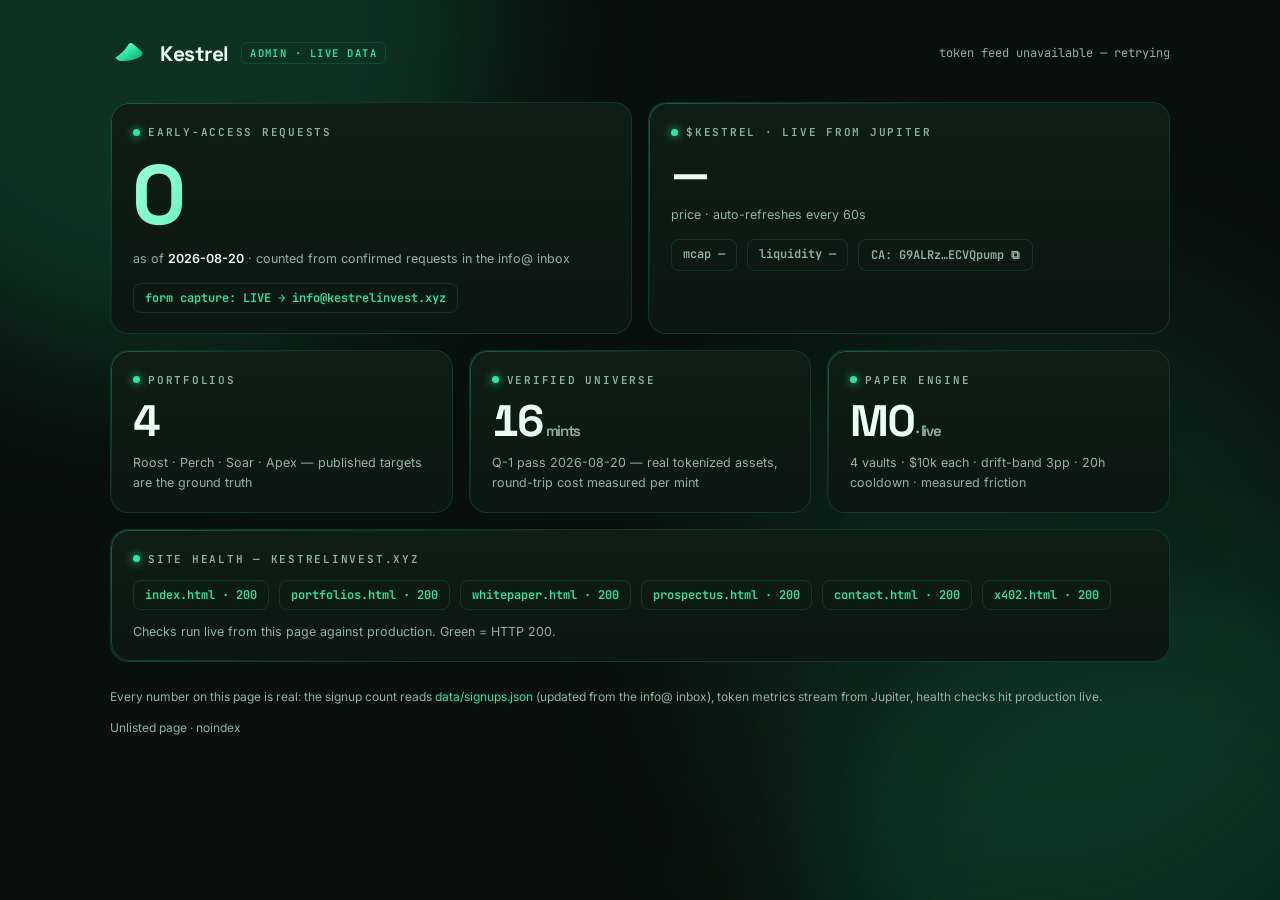
<file: admin.html>
<!doctype html>
<html lang="en" color-mode="dark">
<head>
<meta charset="utf-8">
<meta name="viewport" content="width=device-width, initial-scale=1, viewport-fit=cover">
<meta name="robots" content="noindex, nofollow">
<title>Kestrel · Admin</title>
<link rel="preconnect" href="https://fonts.googleapis.com"><link rel="preconnect" href="https://fonts.gstatic.com" crossorigin>
<link href="https://fonts.googleapis.com/css2?family=Space+Grotesk:wght@500;700&family=Inter:wght@400;500;600&family=JetBrains+Mono:wght@400;600&display=swap" rel="stylesheet">
<style>
:root{--bg:#07100c;--surface:#0b1712;--card:#0e1d16;--line:rgba(46,230,160,.14);--ink:#eafff4;--muted:#8fb3a3;--accent:#2ee6a0;--accent2:#0e9f6e;--red:#ff6b6b;--gold:#cba52e}
*{box-sizing:border-box;margin:0}
body{font:15px/1.55 Inter,system-ui,sans-serif;background:var(--bg);color:var(--ink);min-height:100dvh;padding:34px 22px 60px}
.aur{position:fixed;inset:0;pointer-events:none;z-index:0;overflow:hidden}
.aur i{position:absolute;width:52vmax;height:52vmax;border-radius:50%;filter:blur(70px);opacity:.16;mix-blend-mode:screen;animation:dr 26s ease-in-out infinite alternate}
.aur i:nth-child(1){background:#2ee6a0;top:-24vmax;left:-14vmax}
.aur i:nth-child(2){background:#0e9f6e;bottom:-28vmax;right:-16vmax;animation-delay:-9s}
.aur i:nth-child(3){background:#1a6f52;top:30%;left:55%;animation-delay:-17s}
@keyframes dr{to{transform:translate(6vmax,-4vmax) scale(1.12)}}
.wrap{position:relative;z-index:1;max-width:1060px;margin:0 auto}
header{display:flex;align-items:center;justify-content:space-between;gap:14px;margin-bottom:30px;flex-wrap:wrap}
.brand{display:flex;align-items:center;gap:12px}
.brand svg{width:38px;height:38px}
.brand b{font:700 21px "Space Grotesk";letter-spacing:-.02em}
.brand .tag{font:600 10.5px "JetBrains Mono";color:var(--accent);border:1px solid var(--line);border-radius:6px;padding:3px 8px;letter-spacing:.14em}
.upd{font:400 12px "JetBrains Mono";color:var(--muted)}
.grid{display:grid;grid-template-columns:repeat(12,1fr);gap:16px}
.card{grid-column:span 4;background:linear-gradient(180deg,var(--card),var(--surface));border:1px solid var(--line);border-radius:18px;padding:22px 22px 20px;position:relative;overflow:hidden;animation:up .5s cubic-bezier(.2,.7,.2,1) both}
.card::before{content:"";position:absolute;inset:0;border-radius:inherit;padding:1px;background:linear-gradient(140deg,rgba(46,230,160,.35),transparent 38%);-webkit-mask:linear-gradient(#000 0 0) content-box,linear-gradient(#000 0 0);-webkit-mask-composite:xor;mask-composite:exclude;pointer-events:none}
.card.wide{grid-column:span 12}.card.half{grid-column:span 6}
@media(max-width:860px){.card,.card.half{grid-column:span 12}}
.k{font:600 11px "JetBrains Mono";letter-spacing:.16em;color:var(--muted);text-transform:uppercase;display:flex;align-items:center;gap:8px}
.k i{width:7px;height:7px;border-radius:50%;background:var(--accent);box-shadow:0 0 10px var(--accent);display:inline-block}
.v{font:700 clamp(30px,4.4vw,44px)/1.1 "Space Grotesk";letter-spacing:-.03em;margin-top:10px;font-variant-numeric:tabular-nums}
.v small{font:600 15px "Space Grotesk";color:var(--muted)}
.sub{margin-top:8px;color:var(--muted);font-size:12.5px}
.sub b{color:var(--ink);font-weight:600}
.hero .v{font-size:clamp(52px,8vw,84px);background:linear-gradient(120deg,#9dffdd,var(--accent) 45%,var(--accent2));-webkit-background-clip:text;background-clip:text;color:transparent}
.rowl{display:flex;flex-wrap:wrap;gap:10px;margin-top:14px}
.chip{font:600 12px "JetBrains Mono";border:1px solid var(--line);border-radius:8px;padding:6px 11px;color:var(--muted)}
.chip.ok{color:var(--accent)}
.chip.err{color:var(--red)}
.ca{font:600 12px "JetBrains Mono";background:transparent;border:1px solid var(--line);border-radius:8px;padding:7px 12px;color:var(--muted);cursor:pointer}
.ca:hover{color:var(--accent)}
.foot{margin-top:26px;color:var(--muted);font-size:12px;display:flex;justify-content:space-between;gap:12px;flex-wrap:wrap}
.foot a{color:var(--accent);text-decoration:none}
@keyframes up{from{opacity:0;transform:translateY(12px)}to{opacity:1;transform:none}}
.card:nth-child(2){animation-delay:.05s}.card:nth-child(3){animation-delay:.1s}.card:nth-child(4){animation-delay:.15s}.card:nth-child(5){animation-delay:.2s}.card:nth-child(6){animation-delay:.25s}.card:nth-child(7){animation-delay:.3s}
</style>
</head>
<body>
<div class="aur"><i></i><i></i><i></i></div>
<div class="wrap">
<header>
  <div class="brand">
    <svg viewBox="0 0 100 100" aria-hidden="true"><defs>
      <linearGradient id="n" x1="0" y1="0" x2="1" y2="1"><stop offset="0" stop-color="#9dffdd"/><stop offset=".5" stop-color="#2ee6a0"/><stop offset="1" stop-color="#0e9f6e"/></linearGradient>
    </defs><path fill="url(#n)" d="M14 62c14-8 26-20 34-34 3-5 9-6 13-2l22 20c4 4 3 10-2 13-16 9-34 13-52 12-6 0-12-3-15-9z"/></svg>
    <b>Kestrel</b><span class="tag">ADMIN · LIVE DATA</span>
  </div>
  <span class="upd" id="upd">refreshing…</span>
</header>

<div class="grid">
  <div class="card half hero">
    <span class="k"><i></i>Early-access requests</span>
    <div class="v" id="signups">—</div>
    <p class="sub" id="signupsNote">Loading ledger…</p>
    <div class="rowl"><span class="chip ok" id="captureChip">form capture: LIVE → info@kestrelinvest.xyz</span></div>
  </div>

  <div class="card half">
    <span class="k"><i></i>$KESTREL · live from Jupiter</span>
    <div class="v" id="price">—</div>
    <p class="sub">price · auto-refreshes every 60s</p>
    <div class="rowl">
      <span class="chip" id="mcap">mcap —</span>
      <span class="chip" id="liq">liquidity —</span>
      <span class="chip" id="holders" hidden>holders —</span>
      <button class="ca" id="caBtn" title="Copy contract address">CA: G9ALRz…ECVQpump ⧉</button>
    </div>
  </div>

  <div class="card"><span class="k"><i></i>Portfolios</span><div class="v">4</div><p class="sub">Roost · Perch · Soar · Apex — published targets are the ground truth</p></div>
  <div class="card"><span class="k"><i></i>Verified universe</span><div class="v">16<small> mints</small></div><p class="sub">Q-1 pass 2026-08-20 — real tokenized assets, round-trip cost measured per mint</p></div>
  <div class="card"><span class="k"><i></i>Paper engine</span><div class="v">M0<small> · live</small></div><p class="sub">4 vaults · $10k each · drift-band 3pp · 20h cooldown · measured friction</p></div>

  <div class="card wide">
    <span class="k"><i></i>Site health — kestrelinvest.xyz</span>
    <div class="rowl" id="pages">checking…</div>
    <p class="sub" style="margin-top:12px">Checks run live from this page against production. Green = HTTP 200.</p>
  </div>
</div>

<p class="foot">
  <span>Every number on this page is real: the signup count reads <a href="data/signups.json">data/signups.json</a> (updated from the info@ inbox), token metrics stream from Jupiter, health checks hit production live.</span>
  <span>Unlisted page · noindex</span>
</p>
</div>

<script>
(function(){
  var MINT="G9ALRz5jtq6wG7dijjsb1TvkGatwPNcnhbAGECVQpump";
  var $=function(id){return document.getElementById(id)};
  function fmt(n,d){return n>=1e6?(n/1e6).toFixed(1)+"M":n>=1e3?(n/1e3).toFixed(1)+"k":Number(n).toFixed(d==null?2:d)}
  function countUp(el,to,dec,pre){var t0=performance.now(),dur=900;function f(t){var p=Math.min(1,(t-t0)/dur);p=1-Math.pow(1-p,3);el.textContent=(pre||"")+Number(to*p).toFixed(dec);if(p<1)requestAnimationFrame(f)}requestAnimationFrame(f)}

  // 1. signup ledger (repo-committed truth)
  fetch("data/signups.json",{cache:"no-store"}).then(function(r){return r.json()}).then(function(j){
    countUp($("signups"), j.confirmed_signups, 0);
    $("signupsNote").innerHTML="as of <b>"+j.as_of+"</b> · counted from confirmed requests in the info@ inbox";
  }).catch(function(){$("signups").textContent="?";$("signupsNote").textContent="ledger unreadable"});

  // 2. live token metrics
  function token(){
    fetch("https://lite-api.jup.ag/tokens/v2/search?query="+MINT).then(function(r){return r.json()}).then(function(d){
      var t=(d||[]).find(function(x){return x.id===MINT}); if(!t) throw 0;
      var px=t.usdPrice||t.price||0;
      $("price").textContent="$"+(px<0.01?Number(px).toExponential(2):Number(px).toFixed(4));
      $("mcap").textContent="mcap $"+fmt(t.mcap||t.fdv||0);
      $("liq").textContent="liquidity $"+fmt(t.liquidity||0);
      if(t.holderCount){$("holders").hidden=false;$("holders").textContent="holders "+t.holderCount}
      $("upd").textContent="updated "+new Date().toLocaleTimeString();
    }).catch(function(){$("upd").textContent="token feed unavailable — retrying"});
  }
  token(); setInterval(token,60000);

  // 3. site health
  var PAGES=["index.html","portfolios.html","whitepaper.html","prospectus.html","contact.html","x402.html"];
  var wrap=$("pages"); wrap.textContent="";
  PAGES.forEach(function(p){
    var c=document.createElement("span"); c.className="chip"; c.textContent=p+" …"; wrap.appendChild(c);
    fetch("/"+p,{method:"HEAD",cache:"no-store"}).then(function(r){
      c.className="chip "+(r.ok?"ok":"err"); c.textContent=p+(r.ok?" · 200":" · "+r.status);
    }).catch(function(){c.className="chip err";c.textContent=p+" · unreachable"});
  });

  // CA copy
  $("caBtn").addEventListener("click",function(){
    if(navigator.clipboard)navigator.clipboard.writeText(MINT);
    var b=this;b.textContent="Copied ✓";setTimeout(function(){b.textContent="CA: G9ALRz…ECVQpump ⧉"},1500);
  });
})();
</script>
</body>
</html>
</file>
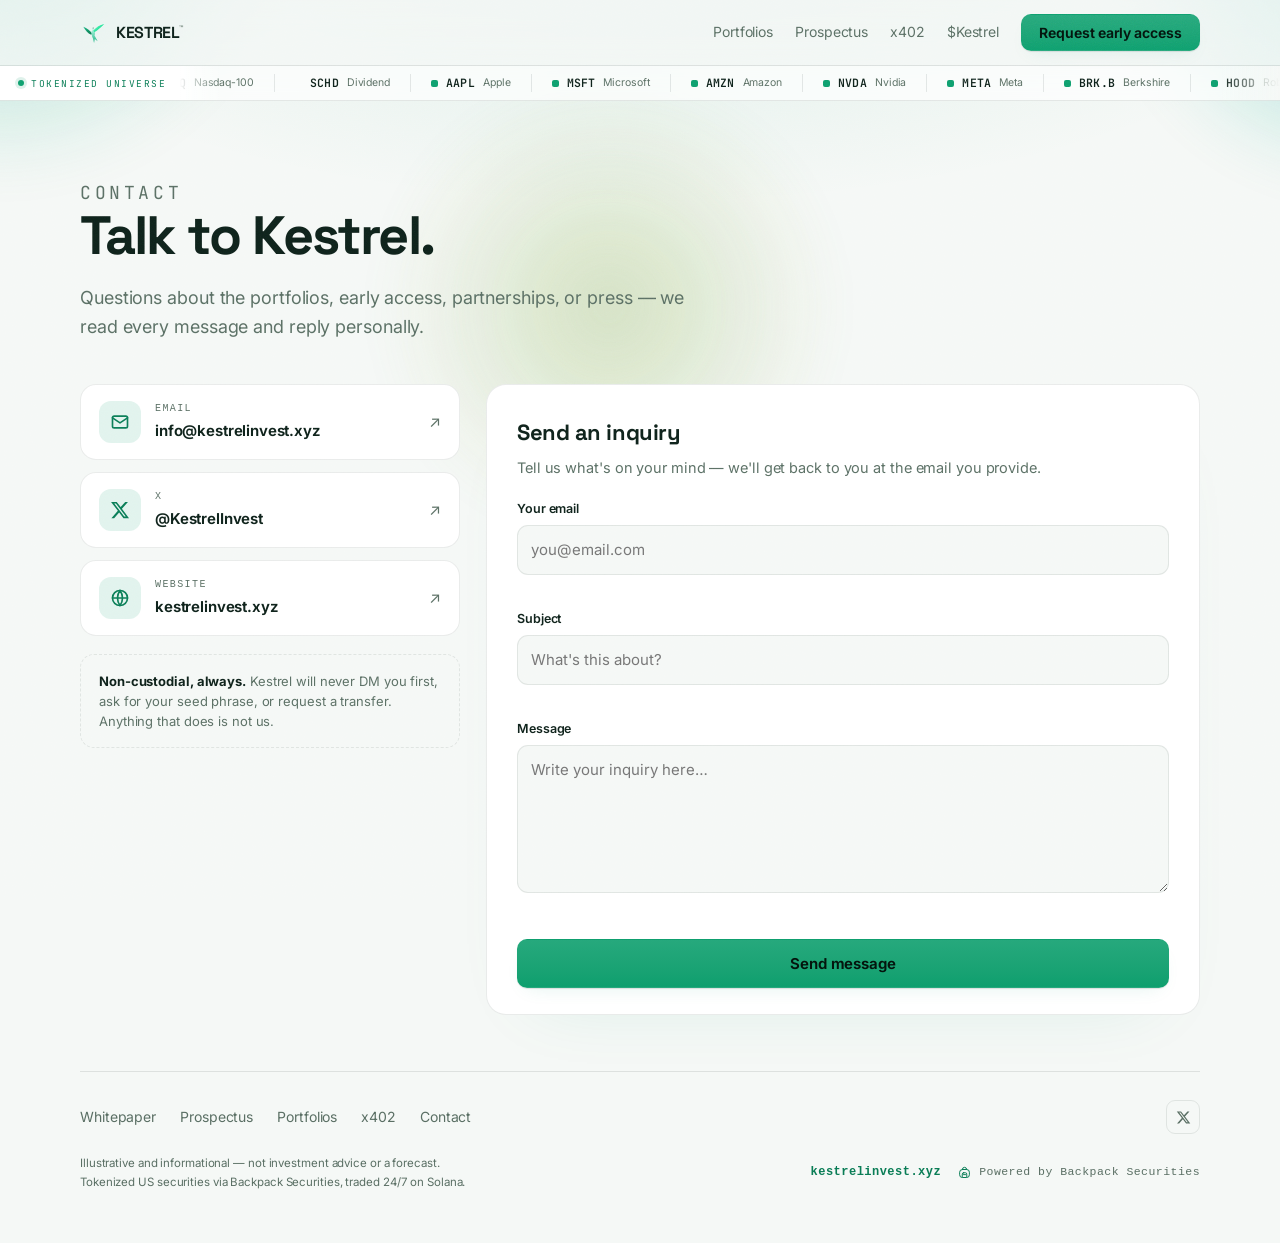
<file: contact.html>
<!doctype html>
<html lang="en">
<head>
<meta charset="utf-8">
<meta name="viewport" content="width=device-width, initial-scale=1, viewport-fit=cover">
<title>Contact — Kestrel</title>
<meta name="description" content="Contact Kestrel — email info@kestrelinvest.xyz, follow @KestrelInvest on X, or send an inquiry. We read and reply to every message.">
<link rel="canonical" href="https://kestrelinvest.xyz/contact.html">
<meta name="theme-color" content="#0e9f6e" media="(prefers-color-scheme: light)">
<meta name="theme-color" content="#04140d" media="(prefers-color-scheme: dark)">
<meta property="og:type" content="website">
<meta property="og:site_name" content="Kestrel">
<meta property="og:title" content="Contact — Kestrel">
<meta property="og:description" content="Contact Kestrel — email info@kestrelinvest.xyz, follow @KestrelInvest on X, or send an inquiry. We read and reply to every message.">
<meta property="og:url" content="https://kestrelinvest.xyz/contact.html">
<meta name="twitter:card" content="summary_large_image">
<meta name="twitter:title" content="Contact — Kestrel">
<meta name="twitter:description" content="Contact Kestrel — email info@kestrelinvest.xyz, follow @KestrelInvest on X, or send an inquiry. We read and reply to every message.">
<link rel="icon" href="data:image/svg+xml,%3Csvg xmlns='http://www.w3.org/2000/svg' viewBox='0 0 100 100'%3E%3Crect width='100' height='100' rx='22' fill='%230e9f6e'/%3E%3Cg fill='%23eafff4'%3E%3Cpath d='M47 52 C 37 40 27 31 13 26 C 20 40 30 51 43 57 Z'/%3E%3Cpath d='M45 55 C 42 49 43 42 49 38 C 47 35 46 31 49 28 C 52 31 53 35 52 39 C 58 43 60 51 56 60 L 68 82 L 57 73 L 54 88 L 50 71 C 47 66 46 61 45 55 Z'/%3E%3Cpath d='M51 40 C 63 27 76 19 93 15 C 80 28 67 40 55 47 Z'/%3E%3C/g%3E%3C/svg%3E">
<link rel="preconnect" href="https://fonts.googleapis.com">
<link rel="preconnect" href="https://fonts.gstatic.com" crossorigin>
<link rel="stylesheet" href="https://fonts.googleapis.com/css2?family=Inter:wght@400;500;600;700&family=Space+Grotesk:wght@500;600;700&family=JetBrains+Mono:wght@500;600&display=swap">
<style>
  :root {
    --bg:#f5f8f6; --surface:#ffffff; --surface-2:#f0f5f1;
    --ink:#0e211a; --muted:#5a6f64; --line:rgba(14,33,26,.10); --card-line:rgba(14,33,26,.09);
    --accent:#0e9f6e; --accent-ink:#0a7d56; --glow:rgba(14,159,110,.14); --market:#d2604f;
  }
  @media (prefers-color-scheme: dark) {
    :root { --bg:#070c0a; --surface:#0f1713; --surface-2:#131d17; --ink:#e9f2ec; --muted:#83988c;
      --line:rgba(255,255,255,.08); --card-line:rgba(255,255,255,.07);
      --accent:#2ee6a0; --accent-ink:#68f0bd; --glow:rgba(46,230,160,.16); --market:#f2836e; }
  }
  :root[data-theme="light"] { --bg:#f5f8f6; --surface:#ffffff; --surface-2:#f0f5f1; --ink:#0e211a; --muted:#5a6f64; --line:rgba(14,33,26,.10); --card-line:rgba(14,33,26,.09); --accent:#0e9f6e; --accent-ink:#0a7d56; --glow:rgba(14,159,110,.14); --market:#d2604f; }
  :root[data-theme="dark"] { --bg:#070c0a; --surface:#0f1713; --surface-2:#131d17; --ink:#e9f2ec; --muted:#83988c; --line:rgba(255,255,255,.08); --card-line:rgba(255,255,255,.07); --accent:#2ee6a0; --accent-ink:#68f0bd; --glow:rgba(46,230,160,.16); --market:#f2836e; }

  * { box-sizing: border-box; }
  html { scroll-behavior: smooth; }
  body { margin: 0; color: var(--ink); position: relative;
    font: 15.5px/1.6 ui-sans-serif, system-ui, -apple-system, "Segoe UI", Roboto, sans-serif; -webkit-font-smoothing: antialiased;
    background: radial-gradient(120% 55% at 50% -12%, var(--glow), transparent 52%), var(--bg); }
  .wrap { max-width: 1180px; margin: 0 auto; padding: 0 30px; }
  a { color: inherit; }

  nav { position: sticky; top: 0; z-index: 20; backdrop-filter: blur(12px); background: color-mix(in srgb, var(--bg) 78%, transparent); border-bottom: 1px solid var(--line); }
  .nav-in { max-width: 1180px; margin: 0 auto; padding: 14px 30px; display: flex; align-items: center; gap: 14px; }
  .brand { display: flex; align-items: center; gap: 10px; text-decoration: none; color: inherit; }
  .brand .logo { width: 26px; height: 26px; color: var(--accent); }
  .brand b { font-size: 16px; letter-spacing: 3px; font-weight: 650; }
  .brand .tm { font-size: 8px; font-weight: 600; letter-spacing: 0; vertical-align: super; margin-left: -1px; color: var(--muted); }
  .nav-links { margin-left: auto; display: flex; align-items: center; gap: 22px; }
  .nav-links a { color: var(--muted); text-decoration: none; font-size: 14px; font-family: inherit; }
  .nav-links a:hover { color: var(--ink); }
  .nav-toggle { display: none; margin-left: auto; width: 40px; height: 40px; border: 1px solid var(--card-line); border-radius: 10px; background: var(--surface); cursor: pointer; padding: 0; flex-direction: column; align-items: center; justify-content: center; gap: 4px; }
  .nav-toggle span { display: block; width: 18px; height: 2px; border-radius: 2px; background: var(--ink); transition: transform .2s ease, opacity .2s ease; }
  .nav-toggle[aria-expanded="true"] span:nth-child(1) { transform: translateY(6px) rotate(45deg); }
  .nav-toggle[aria-expanded="true"] span:nth-child(2) { opacity: 0; }
  .nav-toggle[aria-expanded="true"] span:nth-child(3) { transform: translateY(-6px) rotate(-45deg); }
  .btn { display: inline-flex; align-items: center; gap: 7px; border: 1px solid var(--accent); color: var(--accent-ink); background: transparent; padding: 9px 17px; border-radius: 10px; font-size: 14px; font-weight: 600; font-family: inherit; text-decoration: none; cursor: pointer; transition: all .16s ease; }
  .btn:hover { background: var(--accent); color: #04140d; box-shadow: 0 8px 24px var(--glow); }
  .btn.solid { background: linear-gradient(180deg, color-mix(in srgb, var(--accent) 90%, #fff), var(--accent)); color: #04140d; border-color: transparent; font-weight: 650; letter-spacing: -.004em; box-shadow: 0 1px 1px rgba(0,0,0,.10), 0 8px 20px -10px var(--glow); }
  .btn.solid:hover { transform: translateY(-1px); background: linear-gradient(180deg, color-mix(in srgb, var(--accent) 96%, #fff), var(--accent)); box-shadow: 0 2px 4px rgba(0,0,0,.12), 0 14px 30px -10px var(--glow); }
  .btn.solid:active { transform: translateY(0); }
  .btn:focus-visible { outline: 2px solid var(--accent-ink); outline-offset: 2px; }
  .eyebrow { font-family: ui-monospace, monospace; font-size: 12px; letter-spacing: .2em; text-transform: uppercase; color: var(--accent-ink); margin: 0 0 16px; }

  .chero { padding: 58px 0 8px; max-width: 640px; }
  .chero h1 { margin: 0; font-size: clamp(34px, 5vw, 54px); line-height: 1.04; font-weight: 800; letter-spacing: -.035em; }
  .chero p { margin: 20px 0 0; font-size: 18px; color: var(--muted); }

  .cgrid { display: grid; grid-template-columns: 380px 1fr; gap: 26px; padding: 34px 0 12px; align-items: start; }

  /* contact channels */
  .channels { display: flex; flex-direction: column; gap: 12px; }
  .chan { display: flex; align-items: center; gap: 14px; padding: 16px 18px; border: 1px solid var(--card-line); border-radius: 16px; background: var(--surface); text-decoration: none; color: inherit; transition: border-color .15s ease, transform .15s ease, box-shadow .15s ease; }
  .chan:hover { border-color: color-mix(in srgb, var(--accent) 45%, var(--card-line)); transform: translateY(-1px); box-shadow: 0 12px 28px -18px var(--glow); }
  .chan .ci { width: 42px; height: 42px; border-radius: 12px; flex: none; display: flex; align-items: center; justify-content: center; background: color-mix(in srgb, var(--accent) 12%, transparent); color: var(--accent-ink); }
  .chan .ci svg { width: 20px; height: 20px; }
  .chan .cx { flex: 1; min-width: 0; }
  .chan .cl, .cv { display: block; }
  .cl { font-family: ui-monospace, monospace; font-size: 10px; letter-spacing: .14em; text-transform: uppercase; color: var(--muted); }
  .chan .cv { font-size: 15px; font-weight: 650; margin-top: 2px; letter-spacing: -.01em; overflow: hidden; text-overflow: ellipsis; white-space: nowrap; }
  .chan .car { color: var(--muted); flex: none; transition: color .15s ease; }
  .chan:hover .car { color: var(--accent-ink); }
  .assurance { margin-top: 6px; padding: 16px 18px; border: 1px dashed var(--card-line); border-radius: 14px; color: var(--muted); font-size: 13px; line-height: 1.55; }
  .assurance b { color: var(--ink); }

  /* inquiry form */
  .cform-wrap { border: 1px solid var(--card-line); border-radius: 20px; background: var(--surface); padding: 30px 30px 26px; box-shadow: 0 30px 70px -50px var(--glow); }
  .cform-wrap h2 { margin: 0 0 6px; font-size: 22px; font-weight: 750; letter-spacing: -.02em; }
  .cform-wrap .fh { margin: 0 0 20px; color: var(--muted); font-size: 14.5px; }
  .fields { display: flex; flex-direction: column; gap: 14px; }
  .field label { display: block; font-size: 12.5px; font-weight: 600; margin-bottom: 6px; }
  .field input, .field textarea { width: 100%; padding: 12px 13px; border: 1px solid var(--card-line); border-radius: 11px; background: var(--bg); color: var(--ink); font: inherit; font-size: 15px; transition: border-color .15s ease, box-shadow .15s ease; }
  .field textarea { min-height: 148px; resize: vertical; line-height: 1.6; }
  .field input:focus, .field textarea:focus { outline: none; border-color: var(--accent); box-shadow: 0 0 0 3px var(--glow); }
  .field.bad input, .field.bad textarea { border-color: var(--market); }
  .ferr { display: block; min-height: 15px; margin-top: 5px; font-size: 12px; color: var(--market); }
  .csubmit { width: 100%; justify-content: center; padding: 14px; font-size: 15px; margin-top: 4px; }
  .csubmit[disabled] { opacity: .6; cursor: default; }
  .cdone { text-align: center; padding: 20px 6px; }
  .cdone .ck { width: 58px; height: 58px; margin: 0 auto 14px; border-radius: 50%; display: flex; align-items: center; justify-content: center; color: #04140d; background: var(--accent); box-shadow: 0 0 0 8px var(--glow); }
  .cdone h2 { margin: 0 0 8px; font-size: 22px; font-weight: 750; }
  .cdone p { margin: 0 auto; color: var(--muted); font-size: 14.5px; max-width: 40ch; }
  .cdone a { color: var(--accent-ink); font-weight: 600; text-decoration: none; }

  /* early-access modal (shared) */
  .ea-eyebrow { display: inline-flex; align-items: center; gap: 8px; font-family: ui-monospace, monospace; font-size: 11px; letter-spacing: .14em; text-transform: uppercase; color: var(--accent-ink); }
  .ea-eyebrow i { width: 7px; height: 7px; border-radius: 50%; background: var(--accent); box-shadow: 0 0 0 4px var(--glow); }
  .ea-overlay { position: fixed; inset: 0; z-index: 60; display: flex; align-items: center; justify-content: center; padding: 20px; background: color-mix(in srgb, #04140d 55%, transparent); backdrop-filter: blur(6px); animation: eaFade .2s ease; }
  .ea-overlay[hidden] { display: none; }
  @keyframes eaFade { from { opacity: 0; } to { opacity: 1; } }
  .ea-modal { position: relative; width: 100%; max-width: 440px; background: var(--surface); border: 1px solid var(--card-line); border-radius: 20px; padding: 32px 30px 28px; box-shadow: 0 50px 100px -30px rgba(0,0,0,.5); animation: eaRise .25s cubic-bezier(.2,.7,.2,1); max-height: calc(100dvh - 40px); overflow-y: auto; }
  @keyframes eaRise { from { opacity: 0; transform: translateY(14px); } to { opacity: 1; transform: none; } }
  .ea-close { position: absolute; top: 14px; right: 14px; width: 32px; height: 32px; border: none; border-radius: 9px; background: var(--surface-2); color: var(--muted); font-size: 13px; cursor: pointer; }
  .ea-close:hover { color: var(--ink); }
  .ea-modal h2 { margin: 14px 0 8px; font-size: 23px; font-weight: 750; letter-spacing: -.02em; }
  .ea-sub { margin: 0 0 20px; color: var(--muted); font-size: 14px; line-height: 1.5; }
  .ea-field { display: block; margin-bottom: 14px; }
  .ea-lab { display: block; font-size: 12.5px; font-weight: 600; color: var(--ink); margin-bottom: 6px; }
  .ea-field input { width: 100%; padding: 12px 13px; border: 1px solid var(--card-line); border-radius: 11px; background: var(--bg); color: var(--ink); font: inherit; font-size: 15px; }
  #eaWallet { font-family: ui-monospace, monospace; font-size: 13.5px; }
  .ea-field input:focus { outline: none; border-color: var(--accent); box-shadow: 0 0 0 3px var(--glow); }
  .ea-field.bad input { border-color: var(--market); }
  .ea-err { display: block; min-height: 15px; margin-top: 5px; font-size: 12px; color: var(--market); }
  .ea-submit { width: 100%; justify-content: center; padding: 13px; margin-top: 4px; font-size: 15px; }
  .ea-submit[disabled] { opacity: .6; cursor: default; }
  .ea-trust { display: flex; align-items: flex-start; gap: 8px; margin: 16px 0 0; font-size: 11.5px; line-height: 1.5; color: var(--muted); }
  .ea-trust svg { flex: none; margin-top: 1px; color: var(--accent-ink); }
  .ea-done { text-align: center; }
  .ea-check { width: 58px; height: 58px; margin: 4px auto 4px; border-radius: 50%; display: flex; align-items: center; justify-content: center; color: #04140d; background: var(--accent); box-shadow: 0 0 0 8px var(--glow); }
  .ea-done .btn { margin-top: 18px; }
  body.ea-lock { overflow: hidden; }

  footer { margin-top: 44px; border-top: 1px solid var(--line); padding: 28px 0 52px; display: flex; flex-direction: column; gap: 20px; }
  footer .cap { color: var(--muted); font-size: 11.5px; max-width: 56ch; }
  .foot-links { display: flex; flex-wrap: wrap; align-items: center; gap: 12px 24px; }
  .foot-links a { color: var(--muted); text-decoration: none; font-size: 14px; }
  .foot-links a:hover { color: var(--ink); }
  .foot-contact { margin-left: auto; display: inline-flex; align-items: center; gap: 12px; }
  .foot-x { display: inline-flex; width: 34px; height: 34px; align-items: center; justify-content: center; border: 1px solid var(--card-line); border-radius: 9px; color: var(--ink); transition: border-color .15s ease, background .15s ease; }
  .foot-x:hover { border-color: var(--accent); }
  .foot-x svg { width: 15px; height: 15px; }
  .foot-bottom { display: flex; justify-content: space-between; gap: 16px; flex-wrap: wrap; align-items: center; }
  .foot-meta { display: inline-flex; align-items: center; gap: 16px; flex-wrap: wrap; }
  .foot-dom { font-family: ui-monospace, monospace; font-size: 12px; letter-spacing: .04em; color: var(--accent-ink); text-decoration: none; font-weight: 600; }
  .bpbadge { display: inline-flex; align-items: center; gap: 7px; font-family: ui-monospace, monospace; font-size: 11.5px; letter-spacing: .04em; color: var(--muted); }
  .bpbadge .bp { width: 15px; height: 15px; color: var(--accent-ink); flex: none; }

  @media (max-width: 820px) { .cgrid { grid-template-columns: 1fr; gap: 18px; } }
  @media (max-width: 680px) {
    .wrap { padding: 0 18px; }
    .nav-in { padding: 12px 18px; gap: 10px; position: relative; }
    .nav-toggle { display: flex; }
    .nav-links { position: absolute; top: calc(100% + 1px); left: 0; right: 0; margin: 0; flex-direction: column; align-items: stretch; gap: 0; background: var(--surface); border-bottom: 1px solid var(--line); box-shadow: 0 20px 40px -24px var(--glow); padding: 8px 18px 16px; display: none; }
    .nav-links.open { display: flex; }
    .nav-links a { padding: 13px 4px; font-size: 15px; border-bottom: 1px solid var(--card-line); }
    .nav-links .btn { margin-top: 12px; justify-content: center; padding: 12px; }
    .chero { padding: 40px 0 4px; }
    .cform-wrap { padding: 24px 18px 22px; }
    .ea-overlay { padding: 12px; align-items: flex-end; }
    .ea-modal { padding: 26px 20px 22px; border-radius: 18px 18px 16px 16px; }
  }
  @media (prefers-reduced-motion: reduce) { html { scroll-behavior: auto; } }
</style>
<link rel="stylesheet" href="elevate.css">

<svg width="0" height="0" style="position:absolute" aria-hidden="true">
  <defs>
    <linearGradient id="kxNear" x1="0" y1="0" x2="1" y2="1"><stop offset="0" stop-color="#9dffdd"/><stop offset=".5" stop-color="#2ee6a0"/><stop offset="1" stop-color="#0e9f6e"/></linearGradient>
    <linearGradient id="kxFar" x1="0" y1="0" x2="1" y2="1"><stop offset="0" stop-color="#15b884"/><stop offset="1" stop-color="#0a7047"/></linearGradient>
    <linearGradient id="kxBod" x1="0" y1="0" x2="0" y2="1"><stop offset="0" stop-color="#c7ffee"/><stop offset="1" stop-color="#12b07d"/></linearGradient>
  </defs>
  <symbol id="kestrel" viewBox="0 0 100 100">
    <path fill="url(#kxFar)" d="M47 52 C 37 40 27 31 13 26 C 20 40 30 51 43 57 Z"/>
    <path fill="url(#kxBod)" d="M45 55 C 42 49 43 42 49 38 C 47 35 46 31 49 28 C 52 31 53 35 52 39 C 58 43 60 51 56 60 L 68 82 L 57 73 L 54 88 L 50 71 C 47 66 46 61 45 55 Z"/>
    <path fill="url(#kxNear)" d="M51 40 C 63 27 76 19 93 15 C 80 28 67 40 55 47 Z"/>
    <path fill="#2ee6a0" opacity=".75" d="M72 25 C 80 20 86 18 92 16 C 85 23 77 29 69 34 Z"/>
    <circle cx="50.5" cy="31" r="1.8" fill="#0a1712"/>
  </symbol>
  <symbol id="bp" viewBox="0 0 24 24" fill="none" stroke="currentColor" stroke-width="1.6" stroke-linecap="round" stroke-linejoin="round">
    <path d="M8.5 7.2 a3.5 3.5 0 0 1 7 0"/><rect x="4.2" y="7.2" width="15.6" height="12.8" rx="4.4"/><rect x="8.4" y="12.4" width="7.2" height="7.6" rx="2"/><line x1="10.4" y1="15.4" x2="13.6" y2="15.4"/>
  </symbol>
</svg>

<nav>
  <div class="nav-in">
    <a class="brand" href="index.html"><svg class="logo"><use href="#kestrel"/></svg><b>KESTREL<span class="tm">&#8482;</span></b></a>
    <button class="nav-toggle" id="navToggle" type="button" aria-label="Open menu" aria-expanded="false"><span></span><span></span><span></span></button>
    <div class="nav-links" id="navLinks">
      <a href="portfolios.html">Portfolios</a>
      <a href="prospectus.html">Prospectus</a>
      <a href="x402.html">x402</a>
      <a href="https://pump.fun/coin/G9ALRz5jtq6wG7dijjsb1TvkGatwPNcnhbAGECVQpump" id="tokenLink" target="_blank" rel="noopener">$Kestrel</a>
      <button class="btn solid js-ea" type="button">Request early access</button>
    </div>
  </div>
</nav>

<div class="wrap">
  <header class="chero">
    <p class="eyebrow">Contact</p>
    <h1>Talk to Kestrel.</h1>
    <p>Questions about the portfolios, early access, partnerships, or press — we read every message and reply personally.</p>
  </header>

  <div class="cgrid">
    <aside class="channels">
      <a class="chan" href="mailto:info@kestrelinvest.xyz">
        <span class="ci"><svg viewBox="0 0 24 24" fill="none" stroke="currentColor" stroke-width="2" stroke-linecap="round" stroke-linejoin="round"><rect x="3" y="5" width="18" height="14" rx="2"/><path d="m3 7 9 6 9-6"/></svg></span>
        <span class="cx"><span class="cl">Email</span><span class="cv">info@kestrelinvest.xyz</span></span>
        <span class="car">↗</span>
      </a>
      <a class="chan" href="https://x.com/KestrelInvest" target="_blank" rel="noopener">
        <span class="ci"><svg viewBox="0 0 24 24" fill="currentColor"><path d="M18.244 2.25h3.308l-7.227 8.26 8.502 11.24H16.17l-5.214-6.817L4.99 21.75H1.68l7.73-8.835L1.254 2.25H8.08l4.713 6.231zm-1.161 17.52h1.833L7.084 4.126H5.117z"/></svg></span>
        <span class="cx"><span class="cl">X</span><span class="cv">@KestrelInvest</span></span>
        <span class="car">↗</span>
      </a>
      <a class="chan" href="https://kestrelinvest.xyz">
        <span class="ci"><svg viewBox="0 0 24 24" fill="none" stroke="currentColor" stroke-width="2" stroke-linecap="round" stroke-linejoin="round"><circle cx="12" cy="12" r="9"/><path d="M3 12h18M12 3a15 15 0 0 1 0 18a15 15 0 0 1 0-18"/></svg></span>
        <span class="cx"><span class="cl">Website</span><span class="cv">kestrelinvest.xyz</span></span>
        <span class="car">↗</span>
      </a>
      <div class="assurance"><b>Non-custodial, always.</b> Kestrel will never DM you first, ask for your seed phrase, or request a transfer. Anything that does is not us.</div>
    </aside>

    <section class="cform-wrap">
      <div id="cFormView">
        <h2>Send an inquiry</h2>
        <p class="fh">Tell us what's on your mind — we'll get back to you at the email you provide.</p>
        <form id="cForm" novalidate>
          <div class="fields">
            <div class="field">
              <label for="cEmail">Your email</label>
              <input type="email" id="cEmail" autocomplete="email" placeholder="you@email.com" />
              <span class="ferr" id="cEmailErr" role="alert"></span>
            </div>
            <div class="field">
              <label for="cSubject">Subject</label>
              <input type="text" id="cSubject" maxlength="120" placeholder="What's this about?" />
              <span class="ferr" id="cSubjectErr" role="alert"></span>
            </div>
            <div class="field">
              <label for="cMessage">Message</label>
              <textarea id="cMessage" maxlength="4000" placeholder="Write your inquiry here…"></textarea>
              <span class="ferr" id="cMessageErr" role="alert"></span>
            </div>
            <button class="btn solid csubmit" id="cSubmit" type="submit">Send message</button>
          </div>
        </form>
      </div>
      <div id="cDoneView" hidden>
        <div class="cdone">
          <div class="ck"><svg width="26" height="26" viewBox="0 0 24 24" fill="none" stroke="currentColor" stroke-width="2.4" stroke-linecap="round" stroke-linejoin="round"><path d="M20 6 9 17l-5-5"/></svg></div>
          <h2>Thanks — message ready</h2>
          <p>Your email app should have opened with your inquiry pre-filled. If it didn't, write us directly at <a href="mailto:info@kestrelinvest.xyz">info@kestrelinvest.xyz</a> — we reply to every message.</p>
        </div>
      </div>
    </section>
  </div>

  <footer>
    <div class="foot-links">
      <a href="whitepaper.html">Whitepaper</a>
      <a href="prospectus.html">Prospectus</a>
      <a href="portfolios.html">Portfolios</a>
      <a href="x402.html">x402</a>
      <a href="contact.html">Contact</a>
      <span class="foot-contact">
        <a class="foot-x" href="https://x.com/KestrelInvest" target="_blank" rel="noopener" aria-label="Kestrel on X"><svg viewBox="0 0 24 24" fill="currentColor"><path d="M18.244 2.25h3.308l-7.227 8.26 8.502 11.24H16.17l-5.214-6.817L4.99 21.75H1.68l7.73-8.835L1.254 2.25H8.08l4.713 6.231zm-1.161 17.52h1.833L7.084 4.126H5.117z"/></svg></a>
      </span>
    </div>
    <div class="foot-bottom">
      <span class="cap">Illustrative and informational — not investment advice or a forecast. Tokenized US securities via Backpack Securities, traded 24/7 on Solana.</span>
      <span class="foot-meta"><a class="foot-dom" href="index.html">kestrelinvest.xyz</a><span class="bpbadge"><svg class="bp"><use href="#bp"/></svg>Powered by Backpack Securities</span></span>
    </div>
  </footer>
</div>

<div class="ea-overlay" id="eaOverlay" hidden>
  <div class="ea-modal" role="dialog" aria-modal="true" aria-labelledby="eaTitle">
    <button class="ea-close" id="eaClose" type="button" aria-label="Close">&#10005;</button>
    <div class="ea-view" id="eaFormView">
      <span class="ea-eyebrow"><i></i>Early access · Limited first cohort</span>
      <h2 id="eaTitle">Request an invitation</h2>
      <p class="ea-sub">We're onboarding a small first cohort. Reserve your place — every request is reviewed before access opens.</p>
      <form id="eaForm" novalidate>
        <label class="ea-field"><span class="ea-lab">Solana wallet address</span>
          <input type="text" id="eaWallet" name="wallet" autocomplete="off" autocapitalize="off" spellcheck="false" placeholder="e.g. 7xKX…9dPq" />
          <span class="ea-err" id="eaWalletErr" role="alert"></span></label>
        <label class="ea-field"><span class="ea-lab">Email address</span>
          <input type="email" id="eaEmail" name="email" autocomplete="email" placeholder="you@email.com" />
          <span class="ea-err" id="eaEmailErr" role="alert"></span></label>
        <button class="btn solid ea-submit" id="eaSubmit" type="submit">Request early access</button>
        <p class="ea-trust"><svg width="15" height="15" viewBox="0 0 24 24" fill="none" stroke="currentColor" stroke-width="2" stroke-linecap="round" stroke-linejoin="round"><rect x="4" y="10" width="16" height="10" rx="2"/><path d="M8 10V7a4 4 0 0 1 8 0v3"/></svg><span>Non-custodial. Your address only whitelists early access — Kestrel never takes custody or asks for your keys.</span></p>
      </form>
    </div>
    <div class="ea-view ea-done" id="eaDoneView" hidden>
      <div class="ea-check"><svg width="26" height="26" viewBox="0 0 24 24" fill="none" stroke="currentColor" stroke-width="2.4" stroke-linecap="round" stroke-linejoin="round"><path d="M20 6 9 17l-5-5"/></svg></div>
      <h2>Request received</h2>
      <p class="ea-sub">You're on the early-access list. We review every request personally and will email you the moment your cohort opens.</p>
      <button class="btn solid" id="eaDoneClose" type="button">Done</button>
    </div>
  </div>
</div>

<script>
(function(){
  var $=function(id){ return document.getElementById(id); };
  var emailRe=/^[^\s@]+@[^\s@]+\.[^\s@]{2,}$/;

  // nav
  var navToggle=$("navToggle"), navLinks=$("navLinks");
  function closeNav(){ navLinks.classList.remove("open"); navToggle.setAttribute("aria-expanded","false"); }
  navToggle.addEventListener("click", function(){ var o=navLinks.classList.toggle("open"); navToggle.setAttribute("aria-expanded", o?"true":"false"); });
  Array.prototype.forEach.call(navLinks.querySelectorAll("a"), function(a){ a.addEventListener("click", function(e){ if(a.getAttribute("href")==="#"){ e.preventDefault(); } closeNav(); }); });

  // contact inquiry form -> composes an email to info@kestrelinvest.xyz
  var CONTACT_ENDPOINT=""; // set to a form endpoint later to capture server-side; falls back to mailto compose
  var cForm=$("cForm"), cEmail=$("cEmail"), cSubject=$("cSubject"), cMessage=$("cMessage");
  var cEmailErr=$("cEmailErr"), cSubjectErr=$("cSubjectErr"), cMessageErr=$("cMessageErr"), cSubmit=$("cSubmit");
  function setErr(inp,e,m){ inp.closest(".field").classList.add("bad"); e.textContent=m; }
  function clrErr(inp,e){ inp.closest(".field").classList.remove("bad"); e.textContent=""; }
  cEmail.addEventListener("input", function(){ clrErr(cEmail,cEmailErr); });
  cSubject.addEventListener("input", function(){ clrErr(cSubject,cSubjectErr); });
  cMessage.addEventListener("input", function(){ clrErr(cMessage,cMessageErr); });
  function done(){ $("cFormView").hidden=true; $("cDoneView").hidden=false; }
  function sendContact(email, subject, message){
    if(CONTACT_ENDPOINT){
      return fetch(CONTACT_ENDPOINT,{ method:"POST", headers:{"Content-Type":"application/json","Accept":"application/json"},
        body:JSON.stringify({ email:email, subject:subject, message:message, source:"kestrelinvest.xyz/contact" }) })
        .then(function(r){ if(!r.ok) throw new Error("x"); });
    }
    var body = message + "\n\n— " + email;
    var href = "mailto:info@kestrelinvest.xyz?subject=" + encodeURIComponent(subject) + "&body=" + encodeURIComponent(body);
    window.location.href = href;
    return Promise.resolve();
  }
  cForm.addEventListener("submit", function(e){
    e.preventDefault();
    var em=cEmail.value.trim(), sub=cSubject.value.trim(), msg=cMessage.value.trim(), ok=true;
    if(!emailRe.test(em)){ setErr(cEmail,cEmailErr,"Enter a valid email so we can reply."); ok=false; } else clrErr(cEmail,cEmailErr);
    if(sub.length<2){ setErr(cSubject,cSubjectErr,"Add a short subject."); ok=false; } else clrErr(cSubject,cSubjectErr);
    if(msg.length<10){ setErr(cMessage,cMessageErr,"Tell us a little more (at least a sentence)."); ok=false; } else clrErr(cMessage,cMessageErr);
    if(!ok) return;
    cSubmit.disabled=true; cSubmit.textContent="Sending…";
    sendContact(em,sub,msg).then(done).catch(function(){
      cSubmit.disabled=false; cSubmit.textContent="Send message";
      setErr(cMessage,cMessageErr,"Something went wrong — email us at info@kestrelinvest.xyz.");
    });
  });

  // early-access modal (shared)
  var EA_ENDPOINT = "https://formsubmit.co/ajax/info@kestrelinvest.xyz";
  var overlay=$("eaOverlay"), formView=$("eaFormView"), doneView=$("eaDoneView");
  var eaForm=$("eaForm"), eaWallet=$("eaWallet"), eaEmail=$("eaEmail"), eaWErr=$("eaWalletErr"), eaEErr=$("eaEmailErr"), eaSubmit=$("eaSubmit");
  var lastFocus=null;
  function isSolAddress(a){
    if(!/^[1-9A-HJ-NP-Za-km-z]{32,44}$/.test(a)) return false;
    var AL="123456789ABCDEFGHJKLMNPQRSTUVWXYZabcdefghijkmnopqrstuvwxyz", bytes=[0], i, j;
    for(i=0;i<a.length;i++){ var v=AL.indexOf(a.charAt(i)); if(v<0) return false; var carry=v;
      for(j=0;j<bytes.length;j++){ carry+=bytes[j]*58; bytes[j]=carry&0xff; carry>>=8; }
      while(carry){ bytes.push(carry&0xff); carry>>=8; } }
    for(i=0;i<a.length && a.charAt(i)==='1';i++) bytes.push(0);
    return bytes.length===32;
  }
  function eSetErr(inp,e,m){ inp.closest(".ea-field").classList.add("bad"); e.textContent=m; }
  function eClrErr(inp,e){ inp.closest(".ea-field").classList.remove("bad"); e.textContent=""; }
  eaWallet.addEventListener("input", function(){ eClrErr(eaWallet,eaWErr); });
  eaEmail.addEventListener("input", function(){ eClrErr(eaEmail,eaEErr); });
  function openEA(){ closeNav(); lastFocus=document.activeElement; formView.hidden=false; doneView.hidden=true; overlay.hidden=false; document.body.classList.add("ea-lock"); setTimeout(function(){ eaWallet.focus(); },40); }
  function closeEA(){ overlay.hidden=true; document.body.classList.remove("ea-lock"); if(lastFocus&&lastFocus.focus) lastFocus.focus(); }
  Array.prototype.forEach.call(document.querySelectorAll(".js-ea"), function(b){ b.addEventListener("click", openEA); });
  $("eaClose").addEventListener("click", closeEA);
  $("eaDoneClose").addEventListener("click", closeEA);
  overlay.addEventListener("click", function(e){ if(e.target===overlay) closeEA(); });
  document.addEventListener("keydown", function(e){ if(e.key==="Escape" && !overlay.hidden) closeEA(); });
  eaForm.addEventListener("submit", function(e){
    e.preventDefault();
    var w=eaWallet.value.trim(), em=eaEmail.value.trim(), ok=true;
    if(!isSolAddress(w)){ eSetErr(eaWallet,eaWErr,"Enter a valid Solana wallet address."); ok=false; } else eClrErr(eaWallet,eaWErr);
    if(!emailRe.test(em)){ eSetErr(eaEmail,eaEErr,"Enter a valid email address."); ok=false; } else eClrErr(eaEmail,eaEErr);
    if(!ok) return;
    eaSubmit.disabled=true; eaSubmit.textContent="Submitting…";
    try{ localStorage.setItem("kestrel_ea", JSON.stringify({wallet:w,email:em})); }catch(_){}
    var p = EA_ENDPOINT ? fetch(EA_ENDPOINT,{method:"POST",headers:{"Content-Type":"application/json","Accept":"application/json"},body:JSON.stringify({wallet:w,email:em,source:"kestrelinvest.xyz/contact"})}).then(function(r){ if(!r.ok) throw new Error("x"); }) : Promise.resolve();
    p.then(function(){ formView.hidden=true; doneView.hidden=false; setTimeout(function(){ $("eaDoneClose").focus(); },40); })
     .catch(function(){ eaSubmit.disabled=false; eaSubmit.textContent="Request early access"; eSetErr(eaEmail,eaEErr,"Something went wrong — please try again."); });
  });
})();
</script>

<script src="elevate.js" defer></script>
</body>
</html>
</file>
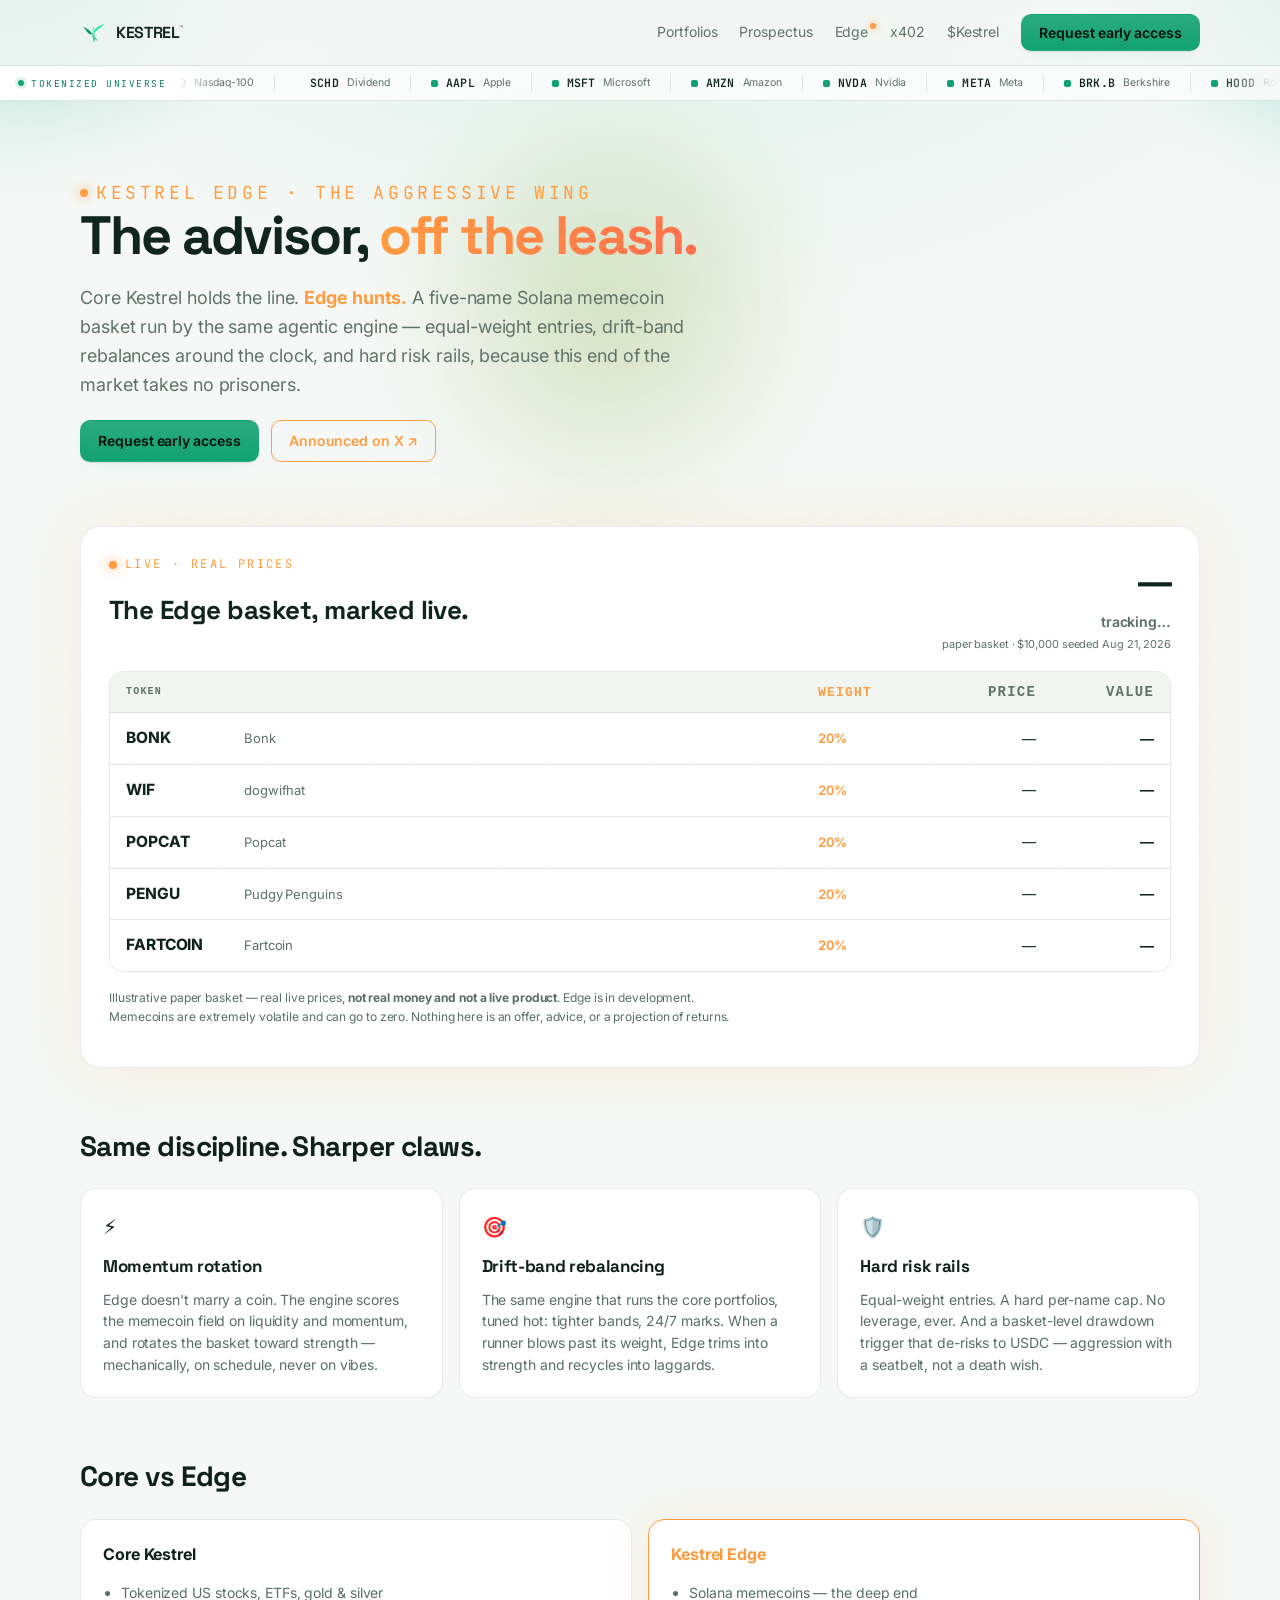
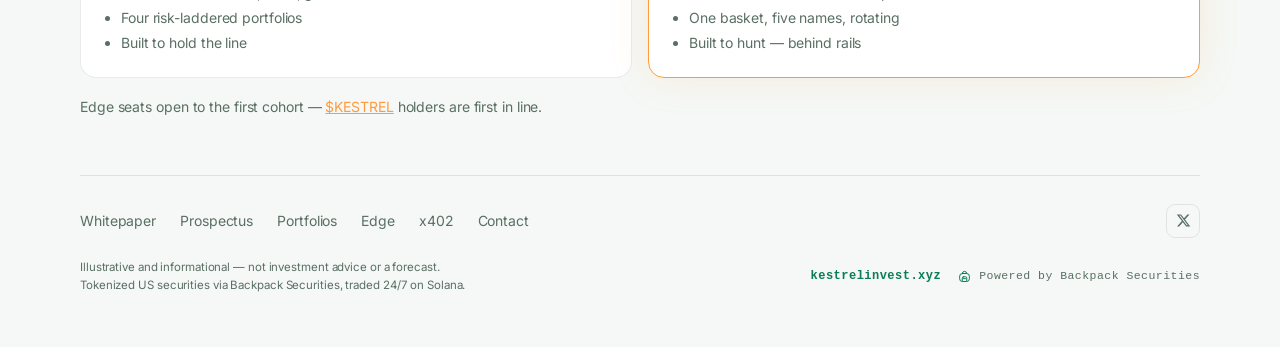
<file: edge.html>
<!doctype html>
<html lang="en">
<head>
<meta charset="utf-8">
<meta name="viewport" content="width=device-width, initial-scale=1, viewport-fit=cover">
<title>Kestrel Edge — the aggressive wing</title>
<meta name="description" content="Kestrel Edge — the aggressive wing of the agentic advisor. A disciplined, risk-railed memecoin basket on Solana, drift-band rebalanced 24/7. In development, tracked live.">
<link rel="canonical" href="https://kestrelinvest.xyz/edge.html">
<meta name="theme-color" content="#0e9f6e" media="(prefers-color-scheme: light)">
<meta name="theme-color" content="#04140d" media="(prefers-color-scheme: dark)">
<meta property="og:type" content="website">
<meta property="og:site_name" content="Kestrel">
<meta property="og:title" content="Kestrel Edge — the aggressive wing">
<meta property="og:description" content="Kestrel Edge — the aggressive wing of the agentic advisor. A disciplined, risk-railed memecoin basket on Solana, drift-band rebalanced 24/7. In development, tracked live.">
<meta property="og:url" content="https://kestrelinvest.xyz/edge.html">
<meta name="twitter:card" content="summary_large_image">
<meta name="twitter:title" content="Kestrel Edge — the aggressive wing">
<meta name="twitter:description" content="Kestrel Edge — the aggressive wing of the agentic advisor. A disciplined, risk-railed memecoin basket on Solana, drift-band rebalanced 24/7. In development, tracked live.">
<link rel="icon" href="data:image/svg+xml,%3Csvg xmlns='http://www.w3.org/2000/svg' viewBox='0 0 100 100'%3E%3Crect width='100' height='100' rx='22' fill='%230e9f6e'/%3E%3Cg fill='%23eafff4'%3E%3Cpath d='M47 52 C 37 40 27 31 13 26 C 20 40 30 51 43 57 Z'/%3E%3Cpath d='M45 55 C 42 49 43 42 49 38 C 47 35 46 31 49 28 C 52 31 53 35 52 39 C 58 43 60 51 56 60 L 68 82 L 57 73 L 54 88 L 50 71 C 47 66 46 61 45 55 Z'/%3E%3Cpath d='M51 40 C 63 27 76 19 93 15 C 80 28 67 40 55 47 Z'/%3E%3C/g%3E%3C/svg%3E">
<link rel="preconnect" href="https://fonts.googleapis.com">
<link rel="preconnect" href="https://fonts.gstatic.com" crossorigin>
<link rel="stylesheet" href="https://fonts.googleapis.com/css2?family=Inter:wght@400;500;600;700&family=Space+Grotesk:wght@500;600;700&family=JetBrains+Mono:wght@500;600&display=swap">
<style>
  :root {
    --bg:#f5f8f6; --surface:#ffffff; --surface-2:#f0f5f1;
    --ink:#0e211a; --muted:#5a6f64; --line:rgba(14,33,26,.10); --card-line:rgba(14,33,26,.09);
    --accent:#0e9f6e; --accent-ink:#0a7d56; --glow:rgba(14,159,110,.14); --market:#d2604f;
  }
  @media (prefers-color-scheme: dark) {
    :root { --bg:#070c0a; --surface:#0f1713; --surface-2:#131d17; --ink:#e9f2ec; --muted:#83988c;
      --line:rgba(255,255,255,.08); --card-line:rgba(255,255,255,.07);
      --accent:#2ee6a0; --accent-ink:#68f0bd; --glow:rgba(46,230,160,.16); --market:#f2836e; }
  }
  :root[data-theme="light"] { --bg:#f5f8f6; --surface:#ffffff; --surface-2:#f0f5f1; --ink:#0e211a; --muted:#5a6f64; --line:rgba(14,33,26,.10); --card-line:rgba(14,33,26,.09); --accent:#0e9f6e; --accent-ink:#0a7d56; --glow:rgba(14,159,110,.14); --market:#d2604f; }
  :root[data-theme="dark"] { --bg:#070c0a; --surface:#0f1713; --surface-2:#131d17; --ink:#e9f2ec; --muted:#83988c; --line:rgba(255,255,255,.08); --card-line:rgba(255,255,255,.07); --accent:#2ee6a0; --accent-ink:#68f0bd; --glow:rgba(46,230,160,.16); --market:#f2836e; }

  * { box-sizing: border-box; }
  html { scroll-behavior: smooth; }
  body { margin: 0; color: var(--ink); position: relative;
    font: 15.5px/1.6 ui-sans-serif, system-ui, -apple-system, "Segoe UI", Roboto, sans-serif; -webkit-font-smoothing: antialiased;
    background: radial-gradient(120% 55% at 50% -12%, var(--glow), transparent 52%), var(--bg); }
  .wrap { max-width: 1180px; margin: 0 auto; padding: 0 30px; }
  a { color: inherit; }

  nav { position: sticky; top: 0; z-index: 20; backdrop-filter: blur(12px); background: color-mix(in srgb, var(--bg) 78%, transparent); border-bottom: 1px solid var(--line); }
  .nav-in { max-width: 1180px; margin: 0 auto; padding: 14px 30px; display: flex; align-items: center; gap: 14px; }
  .brand { display: flex; align-items: center; gap: 10px; text-decoration: none; color: inherit; }
  .brand .logo { width: 26px; height: 26px; color: var(--accent); }
  .brand b { font-size: 16px; letter-spacing: 3px; font-weight: 650; }
  .brand .tm { font-size: 8px; font-weight: 600; letter-spacing: 0; vertical-align: super; margin-left: -1px; color: var(--muted); }
  .nav-links { margin-left: auto; display: flex; align-items: center; gap: 22px; }
  .nav-links a { color: var(--muted); text-decoration: none; font-size: 14px; font-family: inherit; }
  .nav-links a:hover { color: var(--ink); }
  .nav-toggle { display: none; margin-left: auto; width: 40px; height: 40px; border: 1px solid var(--card-line); border-radius: 10px; background: var(--surface); cursor: pointer; padding: 0; flex-direction: column; align-items: center; justify-content: center; gap: 4px; }
  .nav-toggle span { display: block; width: 18px; height: 2px; border-radius: 2px; background: var(--ink); transition: transform .2s ease, opacity .2s ease; }
  .nav-toggle[aria-expanded="true"] span:nth-child(1) { transform: translateY(6px) rotate(45deg); }
  .nav-toggle[aria-expanded="true"] span:nth-child(2) { opacity: 0; }
  .nav-toggle[aria-expanded="true"] span:nth-child(3) { transform: translateY(-6px) rotate(-45deg); }
  .btn { display: inline-flex; align-items: center; gap: 7px; border: 1px solid var(--accent); color: var(--accent-ink); background: transparent; padding: 9px 17px; border-radius: 10px; font-size: 14px; font-weight: 600; font-family: inherit; text-decoration: none; cursor: pointer; transition: all .16s ease; }
  .btn:hover { background: var(--accent); color: #04140d; box-shadow: 0 8px 24px var(--glow); }
  .btn.solid { background: linear-gradient(180deg, color-mix(in srgb, var(--accent) 90%, #fff), var(--accent)); color: #04140d; border-color: transparent; font-weight: 650; letter-spacing: -.004em; box-shadow: 0 1px 1px rgba(0,0,0,.10), 0 8px 20px -10px var(--glow); }
  .btn.solid:hover { transform: translateY(-1px); background: linear-gradient(180deg, color-mix(in srgb, var(--accent) 96%, #fff), var(--accent)); box-shadow: 0 2px 4px rgba(0,0,0,.12), 0 14px 30px -10px var(--glow); }
  .btn.solid:active { transform: translateY(0); }
  .btn:focus-visible { outline: 2px solid var(--accent-ink); outline-offset: 2px; }
  .eyebrow { font-family: ui-monospace, monospace; font-size: 12px; letter-spacing: .2em; text-transform: uppercase; color: var(--accent-ink); margin: 0 0 16px; }

  .chero { padding: 58px 0 8px; max-width: 640px; }
  .chero h1 { margin: 0; font-size: clamp(34px, 5vw, 54px); line-height: 1.04; font-weight: 800; letter-spacing: -.035em; }
  .chero p { margin: 20px 0 0; font-size: 18px; color: var(--muted); }

  .cgrid { display: grid; grid-template-columns: 380px 1fr; gap: 26px; padding: 34px 0 12px; align-items: start; }

  /* contact channels */
  .channels { display: flex; flex-direction: column; gap: 12px; }
  .chan { display: flex; align-items: center; gap: 14px; padding: 16px 18px; border: 1px solid var(--card-line); border-radius: 16px; background: var(--surface); text-decoration: none; color: inherit; transition: border-color .15s ease, transform .15s ease, box-shadow .15s ease; }
  .chan:hover { border-color: color-mix(in srgb, var(--accent) 45%, var(--card-line)); transform: translateY(-1px); box-shadow: 0 12px 28px -18px var(--glow); }
  .chan .ci { width: 42px; height: 42px; border-radius: 12px; flex: none; display: flex; align-items: center; justify-content: center; background: color-mix(in srgb, var(--accent) 12%, transparent); color: var(--accent-ink); }
  .chan .ci svg { width: 20px; height: 20px; }
  .chan .cx { flex: 1; min-width: 0; }
  .chan .cl, .cv { display: block; }
  .cl { font-family: ui-monospace, monospace; font-size: 10px; letter-spacing: .14em; text-transform: uppercase; color: var(--muted); }
  .chan .cv { font-size: 15px; font-weight: 650; margin-top: 2px; letter-spacing: -.01em; overflow: hidden; text-overflow: ellipsis; white-space: nowrap; }
  .chan .car { color: var(--muted); flex: none; transition: color .15s ease; }
  .chan:hover .car { color: var(--accent-ink); }
  .assurance { margin-top: 6px; padding: 16px 18px; border: 1px dashed var(--card-line); border-radius: 14px; color: var(--muted); font-size: 13px; line-height: 1.55; }
  .assurance b { color: var(--ink); }

  /* inquiry form */
  .cform-wrap { border: 1px solid var(--card-line); border-radius: 20px; background: var(--surface); padding: 30px 30px 26px; box-shadow: 0 30px 70px -50px var(--glow); }
  .cform-wrap h2 { margin: 0 0 6px; font-size: 22px; font-weight: 750; letter-spacing: -.02em; }
  .cform-wrap .fh { margin: 0 0 20px; color: var(--muted); font-size: 14.5px; }
  .fields { display: flex; flex-direction: column; gap: 14px; }
  .field label { display: block; font-size: 12.5px; font-weight: 600; margin-bottom: 6px; }
  .field input, .field textarea { width: 100%; padding: 12px 13px; border: 1px solid var(--card-line); border-radius: 11px; background: var(--bg); color: var(--ink); font: inherit; font-size: 15px; transition: border-color .15s ease, box-shadow .15s ease; }
  .field textarea { min-height: 148px; resize: vertical; line-height: 1.6; }
  .field input:focus, .field textarea:focus { outline: none; border-color: var(--accent); box-shadow: 0 0 0 3px var(--glow); }
  .field.bad input, .field.bad textarea { border-color: var(--market); }
  .ferr { display: block; min-height: 15px; margin-top: 5px; font-size: 12px; color: var(--market); }
  .csubmit { width: 100%; justify-content: center; padding: 14px; font-size: 15px; margin-top: 4px; }
  .csubmit[disabled] { opacity: .6; cursor: default; }
  .cdone { text-align: center; padding: 20px 6px; }
  .cdone .ck { width: 58px; height: 58px; margin: 0 auto 14px; border-radius: 50%; display: flex; align-items: center; justify-content: center; color: #04140d; background: var(--accent); box-shadow: 0 0 0 8px var(--glow); }
  .cdone h2 { margin: 0 0 8px; font-size: 22px; font-weight: 750; }
  .cdone p { margin: 0 auto; color: var(--muted); font-size: 14.5px; max-width: 40ch; }
  .cdone a { color: var(--accent-ink); font-weight: 600; text-decoration: none; }

  /* early-access modal (shared) */
  .ea-eyebrow { display: inline-flex; align-items: center; gap: 8px; font-family: ui-monospace, monospace; font-size: 11px; letter-spacing: .14em; text-transform: uppercase; color: var(--accent-ink); }
  .ea-eyebrow i { width: 7px; height: 7px; border-radius: 50%; background: var(--accent); box-shadow: 0 0 0 4px var(--glow); }
  .ea-overlay { position: fixed; inset: 0; z-index: 60; display: flex; align-items: center; justify-content: center; padding: 20px; background: color-mix(in srgb, #04140d 55%, transparent); backdrop-filter: blur(6px); animation: eaFade .2s ease; }
  .ea-overlay[hidden] { display: none; }
  @keyframes eaFade { from { opacity: 0; } to { opacity: 1; } }
  .ea-modal { position: relative; width: 100%; max-width: 440px; background: var(--surface); border: 1px solid var(--card-line); border-radius: 20px; padding: 32px 30px 28px; box-shadow: 0 50px 100px -30px rgba(0,0,0,.5); animation: eaRise .25s cubic-bezier(.2,.7,.2,1); max-height: calc(100dvh - 40px); overflow-y: auto; }
  @keyframes eaRise { from { opacity: 0; transform: translateY(14px); } to { opacity: 1; transform: none; } }
  .ea-close { position: absolute; top: 14px; right: 14px; width: 32px; height: 32px; border: none; border-radius: 9px; background: var(--surface-2); color: var(--muted); font-size: 13px; cursor: pointer; }
  .ea-close:hover { color: var(--ink); }
  .ea-modal h2 { margin: 14px 0 8px; font-size: 23px; font-weight: 750; letter-spacing: -.02em; }
  .ea-sub { margin: 0 0 20px; color: var(--muted); font-size: 14px; line-height: 1.5; }
  .ea-field { display: block; margin-bottom: 14px; }
  .ea-lab { display: block; font-size: 12.5px; font-weight: 600; color: var(--ink); margin-bottom: 6px; }
  .ea-field input { width: 100%; padding: 12px 13px; border: 1px solid var(--card-line); border-radius: 11px; background: var(--bg); color: var(--ink); font: inherit; font-size: 15px; }
  #eaWallet { font-family: ui-monospace, monospace; font-size: 13.5px; }
  .ea-field input:focus { outline: none; border-color: var(--accent); box-shadow: 0 0 0 3px var(--glow); }
  .ea-field.bad input { border-color: var(--market); }
  .ea-err { display: block; min-height: 15px; margin-top: 5px; font-size: 12px; color: var(--market); }
  .ea-submit { width: 100%; justify-content: center; padding: 13px; margin-top: 4px; font-size: 15px; }
  .ea-submit[disabled] { opacity: .6; cursor: default; }
  .ea-trust { display: flex; align-items: flex-start; gap: 8px; margin: 16px 0 0; font-size: 11.5px; line-height: 1.5; color: var(--muted); }
  .ea-trust svg { flex: none; margin-top: 1px; color: var(--accent-ink); }
  .ea-done { text-align: center; }
  .ea-check { width: 58px; height: 58px; margin: 4px auto 4px; border-radius: 50%; display: flex; align-items: center; justify-content: center; color: #04140d; background: var(--accent); box-shadow: 0 0 0 8px var(--glow); }
  .ea-done .btn { margin-top: 18px; }
  body.ea-lock { overflow: hidden; }

  footer { margin-top: 44px; border-top: 1px solid var(--line); padding: 28px 0 52px; display: flex; flex-direction: column; gap: 20px; }
  footer .cap { color: var(--muted); font-size: 11.5px; max-width: 56ch; }
  .foot-links { display: flex; flex-wrap: wrap; align-items: center; gap: 12px 24px; }
  .foot-links a { color: var(--muted); text-decoration: none; font-size: 14px; }
  .foot-links a:hover { color: var(--ink); }
  .foot-contact { margin-left: auto; display: inline-flex; align-items: center; gap: 12px; }
  .foot-x { display: inline-flex; width: 34px; height: 34px; align-items: center; justify-content: center; border: 1px solid var(--card-line); border-radius: 9px; color: var(--ink); transition: border-color .15s ease, background .15s ease; }
  .foot-x:hover { border-color: var(--accent); }
  .foot-x svg { width: 15px; height: 15px; }
  .foot-bottom { display: flex; justify-content: space-between; gap: 16px; flex-wrap: wrap; align-items: center; }
  .foot-meta { display: inline-flex; align-items: center; gap: 16px; flex-wrap: wrap; }
  .foot-dom { font-family: ui-monospace, monospace; font-size: 12px; letter-spacing: .04em; color: var(--accent-ink); text-decoration: none; font-weight: 600; }
  .bpbadge { display: inline-flex; align-items: center; gap: 7px; font-family: ui-monospace, monospace; font-size: 11.5px; letter-spacing: .04em; color: var(--muted); }
  .bpbadge .bp { width: 15px; height: 15px; color: var(--accent-ink); flex: none; }

  @media (max-width: 820px) { .cgrid { grid-template-columns: 1fr; gap: 18px; } }
  @media (max-width: 680px) {
    .wrap { padding: 0 18px; }
    .nav-in { padding: 12px 18px; gap: 10px; position: relative; }
    .nav-toggle { display: flex; }
    .nav-links { position: absolute; top: calc(100% + 1px); left: 0; right: 0; margin: 0; flex-direction: column; align-items: stretch; gap: 0; background: var(--surface); border-bottom: 1px solid var(--line); box-shadow: 0 20px 40px -24px var(--glow); padding: 8px 18px 16px; display: none; }
    .nav-links.open { display: flex; }
    .nav-links a { padding: 13px 4px; font-size: 15px; border-bottom: 1px solid var(--card-line); }
    .nav-links .btn { margin-top: 12px; justify-content: center; padding: 12px; }
    .chero { padding: 40px 0 4px; }
    .cform-wrap { padding: 24px 18px 22px; }
    .ea-overlay { padding: 12px; align-items: flex-end; }
    .ea-modal { padding: 26px 20px 22px; border-radius: 18px 18px 16px 16px; }
  }
  @media (prefers-reduced-motion: reduce) { html { scroll-behavior: auto; } }

  /* KESTREL EDGE */
  :root{--edge:#ff9a3d;--edge-hot:#ffb86b;--edge-glow:rgba(255,154,61,.14)}
  .edge-hero p strong{color:var(--edge)}
  .edge-hot{background:linear-gradient(100deg,var(--edge),#ff6b4a);-webkit-background-clip:text;background-clip:text;color:transparent}
  .edge-eyebrow{color:var(--edge)!important;display:flex;align-items:center;gap:8px}
  .edge-dot{width:8px;height:8px;border-radius:50%;background:var(--edge);display:inline-block;box-shadow:0 0 12px var(--edge);animation:edgepulse 1.6s infinite}
  @keyframes edgepulse{0%,100%{opacity:1}50%{opacity:.35}}
  .edge-cta{display:flex;gap:12px;margin-top:20px;flex-wrap:wrap}
  .edge-ghost{border:1px solid var(--edge);color:var(--edge)!important;background:transparent}
  .edge-ghost:hover{background:var(--edge-glow)}
  .edge-live{margin:56px 0;padding:28px;background:var(--surface);border:1px solid var(--card-line);border-radius:20px;box-shadow:0 0 60px var(--edge-glow)}
  .eg-head{display:flex;justify-content:space-between;align-items:flex-start;gap:20px;flex-wrap:wrap;margin-bottom:18px}
  .eg-head h2{margin:6px 0 0;font-size:26px}
  .eg-nav-box{text-align:right;display:flex;flex-direction:column;gap:2px}
  .eg-nav{font-size:34px;font-weight:750;letter-spacing:-.02em;font-variant-numeric:tabular-nums}
  .eg-ret{font-weight:650;font-size:14px;color:var(--muted);font-variant-numeric:tabular-nums}
  .eg-ret.up{color:var(--accent)}.eg-ret.down{color:#ff6b6b}
  .eg-since{font-size:11px;color:var(--muted)}
  .eg-table{border:1px solid var(--line);border-radius:14px;overflow:hidden}
  .eg-row{display:grid;grid-template-columns:110px 1fr 80px 130px 110px;gap:8px;padding:13px 16px;border-bottom:1px solid var(--line);align-items:center;font-variant-numeric:tabular-nums}
  .eg-row:last-child{border-bottom:0}
  .eg-h{font:600 10px/1 ui-monospace,monospace;letter-spacing:.12em;text-transform:uppercase;color:var(--muted);background:var(--surface-2)}
  .eg-tick{font-weight:750}.eg-name{color:var(--muted);font-size:13px}
  .eg-w{color:var(--edge);font-weight:650;font-size:13px}
  .eg-px,.eg-val{text-align:right;font-size:14px}
  .eg-val{font-weight:650}
  .edge-how,.edge-vs{margin:56px 0}
  .edge-how h2,.edge-vs h2{font-size:28px;margin-bottom:20px}
  .edge-feats{display:grid;grid-template-columns:repeat(3,1fr);gap:16px}
  @media(max-width:820px){.edge-feats{grid-template-columns:1fr}.eg-row{grid-template-columns:80px 1fr 56px 100px 90px;padding:12px 12px}}
  .efeat{background:var(--surface);border:1px solid var(--card-line);border-radius:16px;padding:22px}
  .efeat h3{margin:10px 0 8px;font-size:17px}.efeat p{color:var(--muted);font-size:14px;line-height:1.55;margin:0}
  .efi{font-size:20px}
  .evs{display:grid;grid-template-columns:1fr 1fr;gap:16px}
  @media(max-width:640px){.evs{grid-template-columns:1fr}}
  .evs-col{background:var(--surface);border:1px solid var(--card-line);border-radius:16px;padding:22px}
  .evs-col h4{margin:0 0 12px;font-size:16px}
  .evs-col ul{margin:0;padding-left:18px;color:var(--muted);font-size:14px;line-height:1.8}
  .evs-edge{border-color:var(--edge);box-shadow:0 0 40px var(--edge-glow)}
  .evs-edge h4{color:var(--edge)}
  .edge-key{margin-top:18px;color:var(--muted);font-size:14px}
  .edge-key a{color:var(--edge)}
  .lp-note{margin-top:16px;font-size:12px;color:var(--muted);max-width:640px}

  .edge-navlink{position:relative}
  .edge-navdot{position:absolute;top:2px;right:-8px;width:6px;height:6px;border-radius:50%;background:#ff9a3d;display:inline-block;box-shadow:0 0 8px #ff9a3d}
</style>
<link rel="stylesheet" href="elevate.css">

<svg width="0" height="0" style="position:absolute" aria-hidden="true">
  <defs>
    <linearGradient id="kxNear" x1="0" y1="0" x2="1" y2="1"><stop offset="0" stop-color="#9dffdd"/><stop offset=".5" stop-color="#2ee6a0"/><stop offset="1" stop-color="#0e9f6e"/></linearGradient>
    <linearGradient id="kxFar" x1="0" y1="0" x2="1" y2="1"><stop offset="0" stop-color="#15b884"/><stop offset="1" stop-color="#0a7047"/></linearGradient>
    <linearGradient id="kxBod" x1="0" y1="0" x2="0" y2="1"><stop offset="0" stop-color="#c7ffee"/><stop offset="1" stop-color="#12b07d"/></linearGradient>
  </defs>
  <symbol id="kestrel" viewBox="0 0 100 100">
    <path fill="url(#kxFar)" d="M47 52 C 37 40 27 31 13 26 C 20 40 30 51 43 57 Z"/>
    <path fill="url(#kxBod)" d="M45 55 C 42 49 43 42 49 38 C 47 35 46 31 49 28 C 52 31 53 35 52 39 C 58 43 60 51 56 60 L 68 82 L 57 73 L 54 88 L 50 71 C 47 66 46 61 45 55 Z"/>
    <path fill="url(#kxNear)" d="M51 40 C 63 27 76 19 93 15 C 80 28 67 40 55 47 Z"/>
    <path fill="#2ee6a0" opacity=".75" d="M72 25 C 80 20 86 18 92 16 C 85 23 77 29 69 34 Z"/>
    <circle cx="50.5" cy="31" r="1.8" fill="#0a1712"/>
  </symbol>
  <symbol id="bp" viewBox="0 0 24 24" fill="none" stroke="currentColor" stroke-width="1.6" stroke-linecap="round" stroke-linejoin="round">
    <path d="M8.5 7.2 a3.5 3.5 0 0 1 7 0"/><rect x="4.2" y="7.2" width="15.6" height="12.8" rx="4.4"/><rect x="8.4" y="12.4" width="7.2" height="7.6" rx="2"/><line x1="10.4" y1="15.4" x2="13.6" y2="15.4"/>
  </symbol>
</svg>

<nav>
  <div class="nav-in">
    <a class="brand" href="index.html"><svg class="logo"><use href="#kestrel"/></svg><b>KESTREL<span class="tm">&#8482;</span></b></a>
    <button class="nav-toggle" id="navToggle" type="button" aria-label="Open menu" aria-expanded="false"><span></span><span></span><span></span></button>
    <div class="nav-links" id="navLinks">
      <a href="portfolios.html">Portfolios</a>
      <a href="prospectus.html">Prospectus</a>
      <a href="edge.html" class="edge-navlink">Edge<i class="edge-navdot"></i></a>
      <a href="x402.html">x402</a>
      <a href="https://pump.fun/coin/G9ALRz5jtq6wG7dijjsb1TvkGatwPNcnhbAGECVQpump" id="tokenLink" target="_blank" rel="noopener">$Kestrel</a>
      <button class="btn solid js-ea" type="button">Request early access</button>
    </div>
  </div>
</nav>

<div class="wrap">
  <header class="chero edge-hero">
    <p class="eyebrow edge-eyebrow"><i class="edge-dot"></i>Kestrel Edge · The aggressive wing</p>
    <h1>The advisor, <span class="edge-hot">off the leash.</span></h1>
    <p>Core Kestrel holds the line. <strong>Edge hunts.</strong> A five-name Solana memecoin basket run by the same agentic engine — equal-weight entries, drift-band rebalances around the clock, and hard risk rails, because this end of the market takes no prisoners.</p>
    <div class="edge-cta"><button class="btn solid js-ea" type="button">Request early access</button>
    <a class="btn edge-ghost" href="https://x.com/KestrelInvest/status/2091022978322440237" target="_blank" rel="noopener">Announced on X ↗</a></div>
  </header>

  <section class="edge-live">
    <div class="eg-head">
      <div><p class="eyebrow edge-eyebrow"><i class="edge-dot"></i>Live · real prices</p>
      <h2>The Edge basket, marked live.</h2></div>
      <div class="eg-nav-box"><span class="eg-nav" id="egNav">—</span><span class="eg-ret" id="egRet">tracking…</span>
      <span class="eg-since">paper basket · $10,000 seeded Aug 21, 2026</span></div>
    </div>
    <div class="eg-table">
      <div class="eg-row eg-h"><span class="eg-tick">Token</span><span class="eg-name"></span><span class="eg-w">Weight</span><span class="eg-px">Price</span><span class="eg-val">Value</span></div>
      <div class="eg-row" data-t="BONK"><span class="eg-tick">BONK</span><span class="eg-name">Bonk</span><span class="eg-w">20%</span><span class="eg-px" data-px>—</span><span class="eg-val" data-val>—</span></div>
      <div class="eg-row" data-t="WIF"><span class="eg-tick">WIF</span><span class="eg-name">dogwifhat</span><span class="eg-w">20%</span><span class="eg-px" data-px>—</span><span class="eg-val" data-val>—</span></div>
      <div class="eg-row" data-t="POPCAT"><span class="eg-tick">POPCAT</span><span class="eg-name">Popcat</span><span class="eg-w">20%</span><span class="eg-px" data-px>—</span><span class="eg-val" data-val>—</span></div>
      <div class="eg-row" data-t="PENGU"><span class="eg-tick">PENGU</span><span class="eg-name">Pudgy Penguins</span><span class="eg-w">20%</span><span class="eg-px" data-px>—</span><span class="eg-val" data-val>—</span></div>
      <div class="eg-row" data-t="FARTCOIN"><span class="eg-tick">FARTCOIN</span><span class="eg-name">Fartcoin</span><span class="eg-w">20%</span><span class="eg-px" data-px>—</span><span class="eg-val" data-val>—</span></div>
      </div>
    <p class="lp-note">Illustrative paper basket — real live prices, <strong>not real money and not a live product</strong>. Edge is in development. Memecoins are extremely volatile and can go to zero. Nothing here is an offer, advice, or a projection of returns.</p>
  </section>

  <section class="edge-how">
    <h2>Same discipline. Sharper claws.</h2>
    <div class="edge-feats">
      <div class="efeat"><span class="efi">⚡</span><h3>Momentum rotation</h3><p>Edge doesn&#39;t marry a coin. The engine scores the memecoin field on liquidity and momentum, and rotates the basket toward strength — mechanically, on schedule, never on vibes.</p></div>
      <div class="efeat"><span class="efi">🎯</span><h3>Drift-band rebalancing</h3><p>The same engine that runs the core portfolios, tuned hot: tighter bands, 24/7 marks. When a runner blows past its weight, Edge trims into strength and recycles into laggards.</p></div>
      <div class="efeat"><span class="efi">🛡️</span><h3>Hard risk rails</h3><p>Equal-weight entries. A hard per-name cap. No leverage, ever. And a basket-level drawdown trigger that de-risks to USDC — aggression with a seatbelt, not a death wish.</p></div>
    </div>
  </section>

  <section class="edge-vs">
    <h2>Core vs Edge</h2>
    <div class="evs">
      <div class="evs-col"><h4>Core Kestrel</h4><ul><li>Tokenized US stocks, ETFs, gold &amp; silver</li><li>Four risk-laddered portfolios</li><li>Built to hold the line</li></ul></div>
      <div class="evs-col evs-edge"><h4>Kestrel Edge</h4><ul><li>Solana memecoins — the deep end</li><li>One basket, five names, rotating</li><li>Built to hunt — behind rails</li></ul></div>
    </div>
    <p class="edge-key">Edge seats open to the first cohort — <a href="https://pump.fun/coin/G9ALRz5jtq6wG7dijjsb1TvkGatwPNcnhbAGECVQpump" target="_blank" rel="noopener">$KESTREL</a> holders are first in line.</p>
  </section>

  <footer>
    <div class="foot-links">
      <a href="whitepaper.html">Whitepaper</a>
      <a href="prospectus.html">Prospectus</a>
      <a href="portfolios.html">Portfolios</a>
      <a href="edge.html">Edge</a>
      <a href="x402.html">x402</a>
      <a href="contact.html">Contact</a>
      <span class="foot-contact">
        <a class="foot-x" href="https://x.com/KestrelInvest" target="_blank" rel="noopener" aria-label="Kestrel on X"><svg viewBox="0 0 24 24" fill="currentColor"><path d="M18.244 2.25h3.308l-7.227 8.26 8.502 11.24H16.17l-5.214-6.817L4.99 21.75H1.68l7.73-8.835L1.254 2.25H8.08l4.713 6.231zm-1.161 17.52h1.833L7.084 4.126H5.117z"/></svg></a>
      </span>
    </div>
    <div class="foot-bottom">
      <span class="cap">Illustrative and informational — not investment advice or a forecast. Tokenized US securities via Backpack Securities, traded 24/7 on Solana.</span>
      <span class="foot-meta"><a class="foot-dom" href="index.html">kestrelinvest.xyz</a><span class="bpbadge"><svg class="bp"><use href="#bp"/></svg>Powered by Backpack Securities</span></span>
    </div>
  </footer>
</div>

<div class="ea-overlay" id="eaOverlay" hidden>
  <div class="ea-modal" role="dialog" aria-modal="true" aria-labelledby="eaTitle">
    <button class="ea-close" id="eaClose" type="button" aria-label="Close">&#10005;</button>
    <div class="ea-view" id="eaFormView">
      <span class="ea-eyebrow"><i></i>Early access · Limited first cohort</span>
      <h2 id="eaTitle">Request an invitation</h2>
      <p class="ea-sub">We're onboarding a small first cohort. Reserve your place — every request is reviewed before access opens.</p>
      <form id="eaForm" novalidate>
        <label class="ea-field"><span class="ea-lab">Solana wallet address</span>
          <input type="text" id="eaWallet" name="wallet" autocomplete="off" autocapitalize="off" spellcheck="false" placeholder="e.g. 7xKX…9dPq" />
          <span class="ea-err" id="eaWalletErr" role="alert"></span></label>
        <label class="ea-field"><span class="ea-lab">Email address</span>
          <input type="email" id="eaEmail" name="email" autocomplete="email" placeholder="you@email.com" />
          <span class="ea-err" id="eaEmailErr" role="alert"></span></label>
        <button class="btn solid ea-submit" id="eaSubmit" type="submit">Request early access</button>
        <p class="ea-trust"><svg width="15" height="15" viewBox="0 0 24 24" fill="none" stroke="currentColor" stroke-width="2" stroke-linecap="round" stroke-linejoin="round"><rect x="4" y="10" width="16" height="10" rx="2"/><path d="M8 10V7a4 4 0 0 1 8 0v3"/></svg><span>Non-custodial. Your address only whitelists early access — Kestrel never takes custody or asks for your keys.</span></p>
      </form>
    </div>
    <div class="ea-view ea-done" id="eaDoneView" hidden>
      <div class="ea-check"><svg width="26" height="26" viewBox="0 0 24 24" fill="none" stroke="currentColor" stroke-width="2.4" stroke-linecap="round" stroke-linejoin="round"><path d="M20 6 9 17l-5-5"/></svg></div>
      <h2>Request received</h2>
      <p class="ea-sub">You're on the early-access list. We review every request personally and will email you the moment your cohort opens.</p>
      <button class="btn solid" id="eaDoneClose" type="button">Done</button>
    </div>
  </div>
</div>

<script>
(function(){
  var $=function(id){ return document.getElementById(id); };
  var emailRe=/^[^\s@]+@[^\s@]+\.[^\s@]{2,}$/;

  // nav
  var navToggle=$("navToggle"), navLinks=$("navLinks");
  function closeNav(){ navLinks.classList.remove("open"); navToggle.setAttribute("aria-expanded","false"); }
  navToggle.addEventListener("click", function(){ var o=navLinks.classList.toggle("open"); navToggle.setAttribute("aria-expanded", o?"true":"false"); });
  Array.prototype.forEach.call(navLinks.querySelectorAll("a"), function(a){ a.addEventListener("click", function(e){ if(a.getAttribute("href")==="#"){ e.preventDefault(); } closeNav(); }); });

  // contact inquiry form -> composes an email to info@kestrelinvest.xyz
  var CONTACT_ENDPOINT=""; // set to a form endpoint later to capture server-side; falls back to mailto compose
  var cForm=$("cForm"), cEmail=$("cEmail"), cSubject=$("cSubject"), cMessage=$("cMessage");
  var cEmailErr=$("cEmailErr"), cSubjectErr=$("cSubjectErr"), cMessageErr=$("cMessageErr"), cSubmit=$("cSubmit");
  function setErr(inp,e,m){ inp.closest(".field").classList.add("bad"); e.textContent=m; }
  function clrErr(inp,e){ inp.closest(".field").classList.remove("bad"); e.textContent=""; }
  cEmail.addEventListener("input", function(){ clrErr(cEmail,cEmailErr); });
  cSubject.addEventListener("input", function(){ clrErr(cSubject,cSubjectErr); });
  cMessage.addEventListener("input", function(){ clrErr(cMessage,cMessageErr); });
  function done(){ $("cFormView").hidden=true; $("cDoneView").hidden=false; }
  function sendContact(email, subject, message){
    if(CONTACT_ENDPOINT){
      return fetch(CONTACT_ENDPOINT,{ method:"POST", headers:{"Content-Type":"application/json","Accept":"application/json"},
        body:JSON.stringify({ email:email, subject:subject, message:message, source:"kestrelinvest.xyz/contact" }) })
        .then(function(r){ if(!r.ok) throw new Error("x"); });
    }
    var body = message + "\n\n— " + email;
    var href = "mailto:info@kestrelinvest.xyz?subject=" + encodeURIComponent(subject) + "&body=" + encodeURIComponent(body);
    window.location.href = href;
    return Promise.resolve();
  }
  cForm.addEventListener("submit", function(e){
    e.preventDefault();
    var em=cEmail.value.trim(), sub=cSubject.value.trim(), msg=cMessage.value.trim(), ok=true;
    if(!emailRe.test(em)){ setErr(cEmail,cEmailErr,"Enter a valid email so we can reply."); ok=false; } else clrErr(cEmail,cEmailErr);
    if(sub.length<2){ setErr(cSubject,cSubjectErr,"Add a short subject."); ok=false; } else clrErr(cSubject,cSubjectErr);
    if(msg.length<10){ setErr(cMessage,cMessageErr,"Tell us a little more (at least a sentence)."); ok=false; } else clrErr(cMessage,cMessageErr);
    if(!ok) return;
    cSubmit.disabled=true; cSubmit.textContent="Sending…";
    sendContact(em,sub,msg).then(done).catch(function(){
      cSubmit.disabled=false; cSubmit.textContent="Send message";
      setErr(cMessage,cMessageErr,"Something went wrong — email us at info@kestrelinvest.xyz.");
    });
  });

  // early-access modal (shared)
  var EA_ENDPOINT = "https://formsubmit.co/ajax/info@kestrelinvest.xyz";
  var overlay=$("eaOverlay"), formView=$("eaFormView"), doneView=$("eaDoneView");
  var eaForm=$("eaForm"), eaWallet=$("eaWallet"), eaEmail=$("eaEmail"), eaWErr=$("eaWalletErr"), eaEErr=$("eaEmailErr"), eaSubmit=$("eaSubmit");
  var lastFocus=null;
  function isSolAddress(a){
    if(!/^[1-9A-HJ-NP-Za-km-z]{32,44}$/.test(a)) return false;
    var AL="123456789ABCDEFGHJKLMNPQRSTUVWXYZabcdefghijkmnopqrstuvwxyz", bytes=[0], i, j;
    for(i=0;i<a.length;i++){ var v=AL.indexOf(a.charAt(i)); if(v<0) return false; var carry=v;
      for(j=0;j<bytes.length;j++){ carry+=bytes[j]*58; bytes[j]=carry&0xff; carry>>=8; }
      while(carry){ bytes.push(carry&0xff); carry>>=8; } }
    for(i=0;i<a.length && a.charAt(i)==='1';i++) bytes.push(0);
    return bytes.length===32;
  }
  function eSetErr(inp,e,m){ inp.closest(".ea-field").classList.add("bad"); e.textContent=m; }
  function eClrErr(inp,e){ inp.closest(".ea-field").classList.remove("bad"); e.textContent=""; }
  eaWallet.addEventListener("input", function(){ eClrErr(eaWallet,eaWErr); });
  eaEmail.addEventListener("input", function(){ eClrErr(eaEmail,eaEErr); });
  function openEA(){ closeNav(); lastFocus=document.activeElement; formView.hidden=false; doneView.hidden=true; overlay.hidden=false; document.body.classList.add("ea-lock"); setTimeout(function(){ eaWallet.focus(); },40); }
  function closeEA(){ overlay.hidden=true; document.body.classList.remove("ea-lock"); if(lastFocus&&lastFocus.focus) lastFocus.focus(); }
  Array.prototype.forEach.call(document.querySelectorAll(".js-ea"), function(b){ b.addEventListener("click", openEA); });
  $("eaClose").addEventListener("click", closeEA);
  $("eaDoneClose").addEventListener("click", closeEA);
  overlay.addEventListener("click", function(e){ if(e.target===overlay) closeEA(); });
  document.addEventListener("keydown", function(e){ if(e.key==="Escape" && !overlay.hidden) closeEA(); });
  eaForm.addEventListener("submit", function(e){
    e.preventDefault();
    var w=eaWallet.value.trim(), em=eaEmail.value.trim(), ok=true;
    if(!isSolAddress(w)){ eSetErr(eaWallet,eaWErr,"Enter a valid Solana wallet address."); ok=false; } else eClrErr(eaWallet,eaWErr);
    if(!emailRe.test(em)){ eSetErr(eaEmail,eaEErr,"Enter a valid email address."); ok=false; } else eClrErr(eaEmail,eaEErr);
    if(!ok) return;
    eaSubmit.disabled=true; eaSubmit.textContent="Submitting…";
    try{ localStorage.setItem("kestrel_ea", JSON.stringify({wallet:w,email:em})); }catch(_){}
    var p = EA_ENDPOINT ? fetch(EA_ENDPOINT,{method:"POST",headers:{"Content-Type":"application/json","Accept":"application/json"},body:JSON.stringify({wallet:w,email:em,source:"kestrelinvest.xyz/contact"})}).then(function(r){ if(!r.ok) throw new Error("x"); }) : Promise.resolve();
    p.then(function(){ formView.hidden=true; doneView.hidden=false; setTimeout(function(){ $("eaDoneClose").focus(); },40); })
     .catch(function(){ eaSubmit.disabled=false; eaSubmit.textContent="Request early access"; eSetErr(eaEmail,eaEErr,"Something went wrong — please try again."); });
  });
})();
</script>

<script src="elevate.js" defer></script>

<script>
(function(){
  var UNITS={"BONK": 553725017.8368, "WIF": 8772.3997, "POPCAT": 33174.4884, "PENGU": 213877.7089, "FARTCOIN": 9431.4323}, MINTS={"BONK": "DezXAZ8z7PnrnRJjz3wXBoRgixCa6xjnB7YaB1pPB263", "WIF": "EKpQGSJtjMFqKZ9KQanSqYXRcF8fBopzLHYxdM65zcjm", "POPCAT": "7GCihgDB8fe6KNjn2MYtkzZcRjQy3t9GHdC8uHYmW2hr", "PENGU": "2zMMhcVQEXDtdE6vsFS7S7D5oUodfJHE8vd1gnBouauv", "FARTCOIN": "9BB6NFEcjBCtnNLFko2FqVQBq8HHM13kCyYcdQbgpump"};
  fetch("https://lite-api.jup.ag/price/v3?ids="+Object.values(MINTS).join(","))
    .then(function(r){if(!r.ok)throw 0;return r.json()})
    .then(function(px){
      var nav=0,ok=true;
      for(var t in UNITS){
        var row=px[MINTS[t]];var p=row&&(row.usdPrice||row.price);
        if(!(p>0)){ok=false;continue;}
        p=Number(p);var val=UNITS[t]*p;nav+=val;
        var el=document.querySelector('.eg-row[data-t="'+t+'"]');
        if(el){el.querySelector("[data-px]").textContent=p<0.001?"$"+p.toExponential(2):"$"+p.toLocaleString(undefined,{maximumSignificantDigits:4});
        el.querySelector("[data-val]").textContent="$"+val.toLocaleString(undefined,{maximumFractionDigits:0});}
      }
      if(!ok)return;
      var ret=(nav/10000-1)*100;
      document.getElementById("egNav").textContent="$"+nav.toLocaleString(undefined,{maximumFractionDigits:0});
      var re=document.getElementById("egRet");
      re.textContent=(ret>=0?"+":"")+ret.toFixed(2)+"% since inception";
      re.className="eg-ret "+(ret>=0?"up":"down");
    }).catch(function(){});
})();
</script>
</body>
</html>
</file>
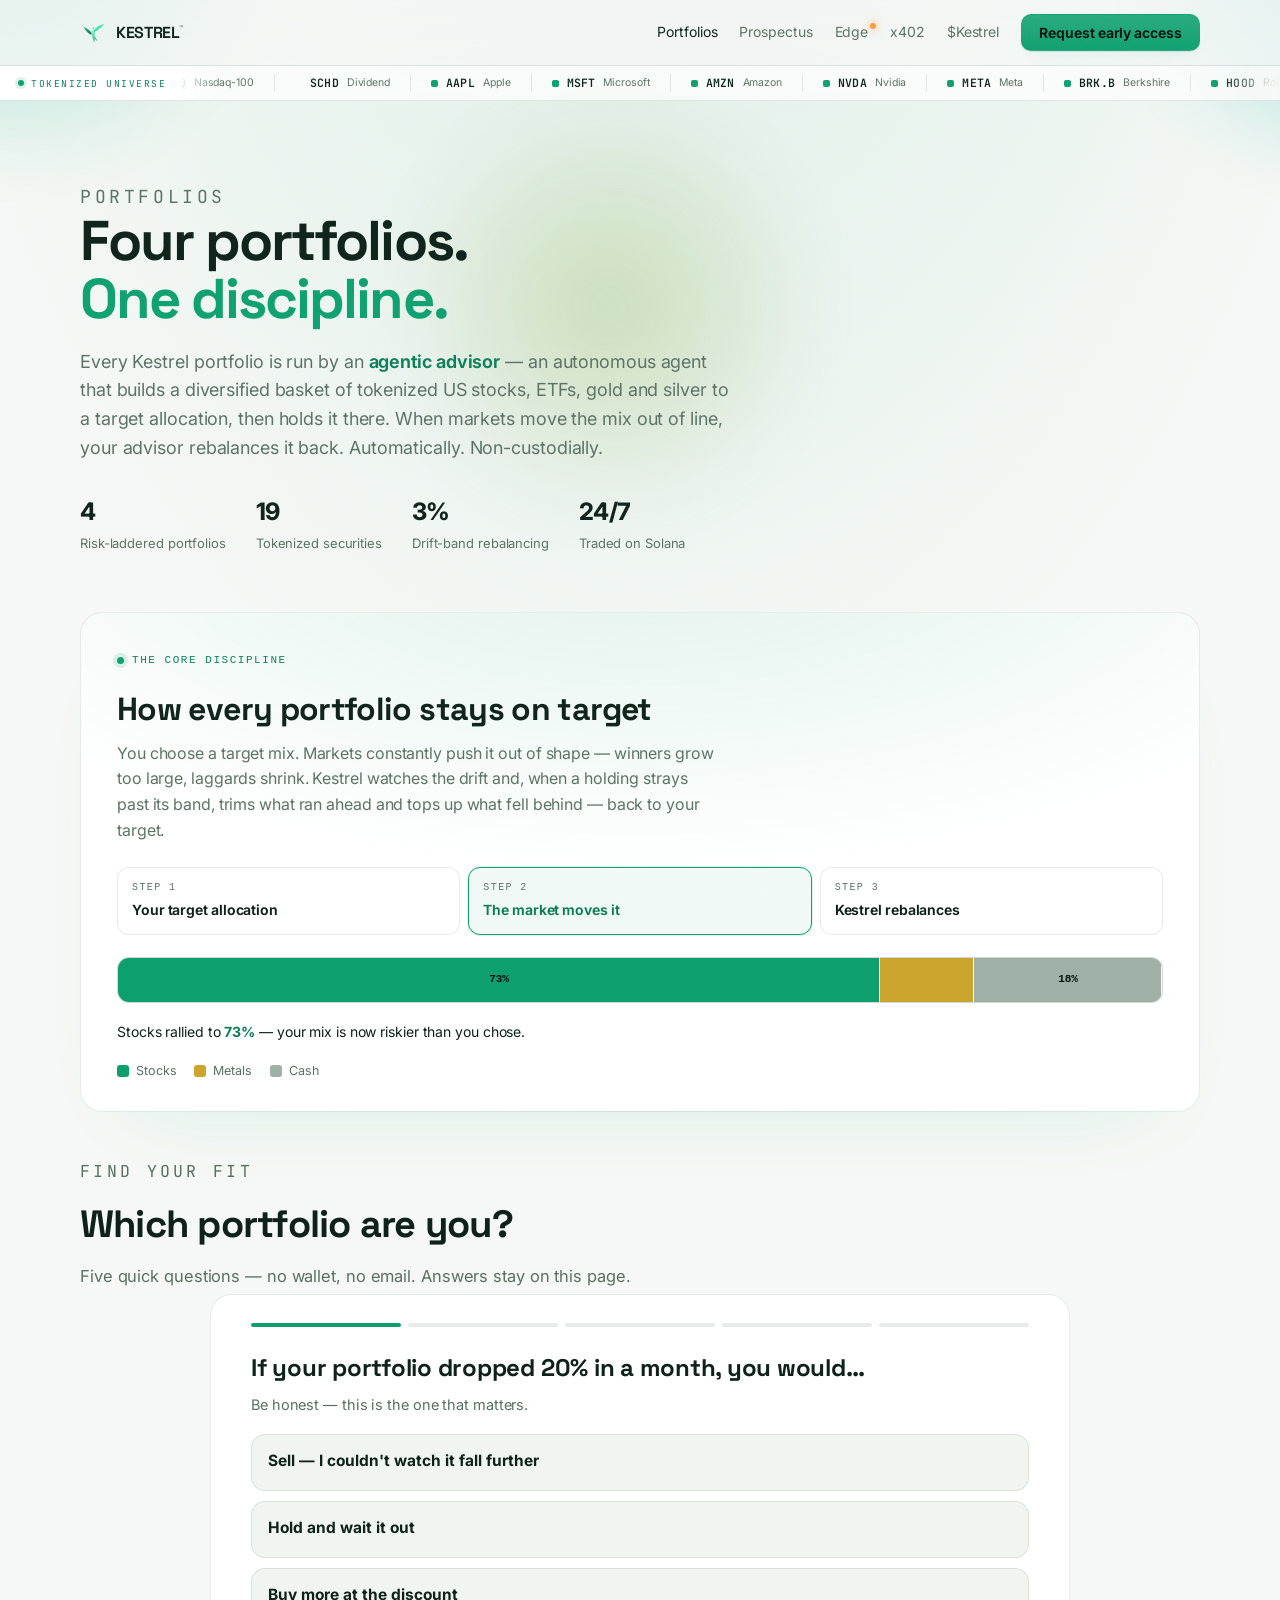
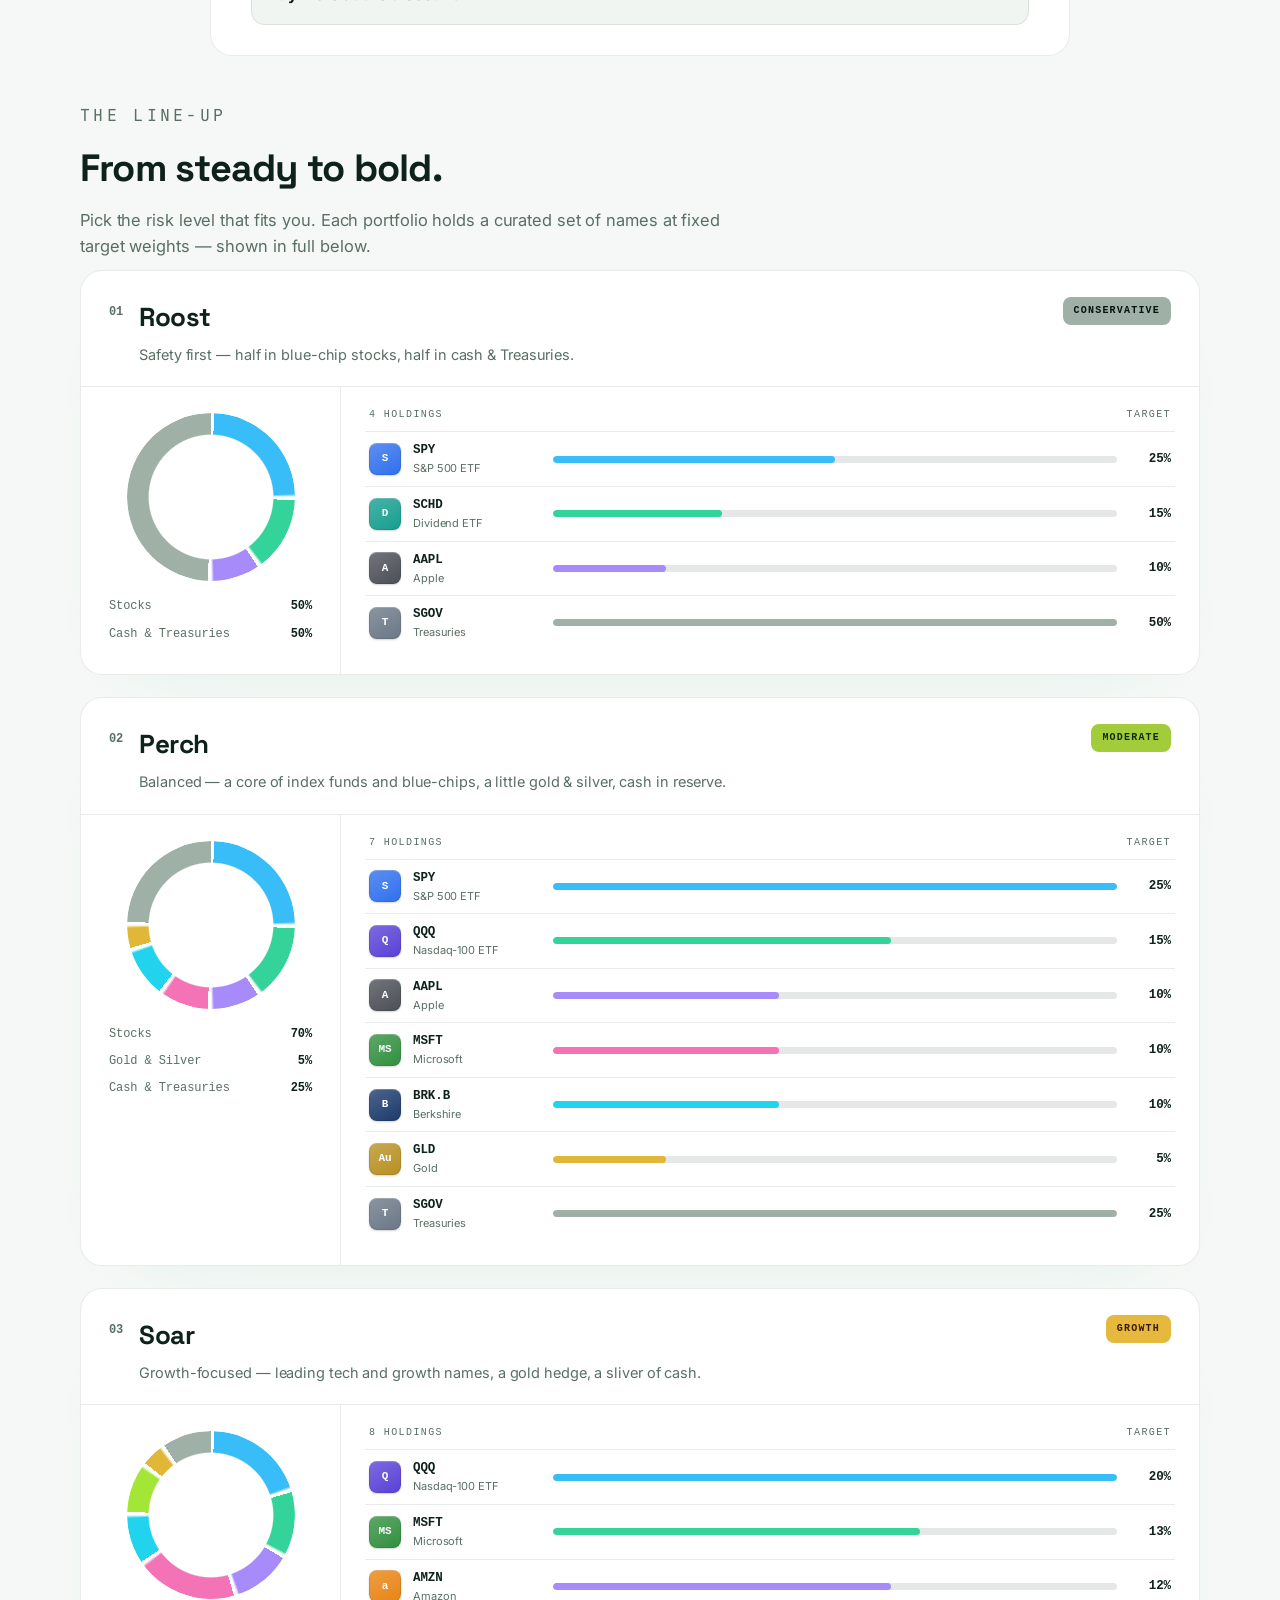
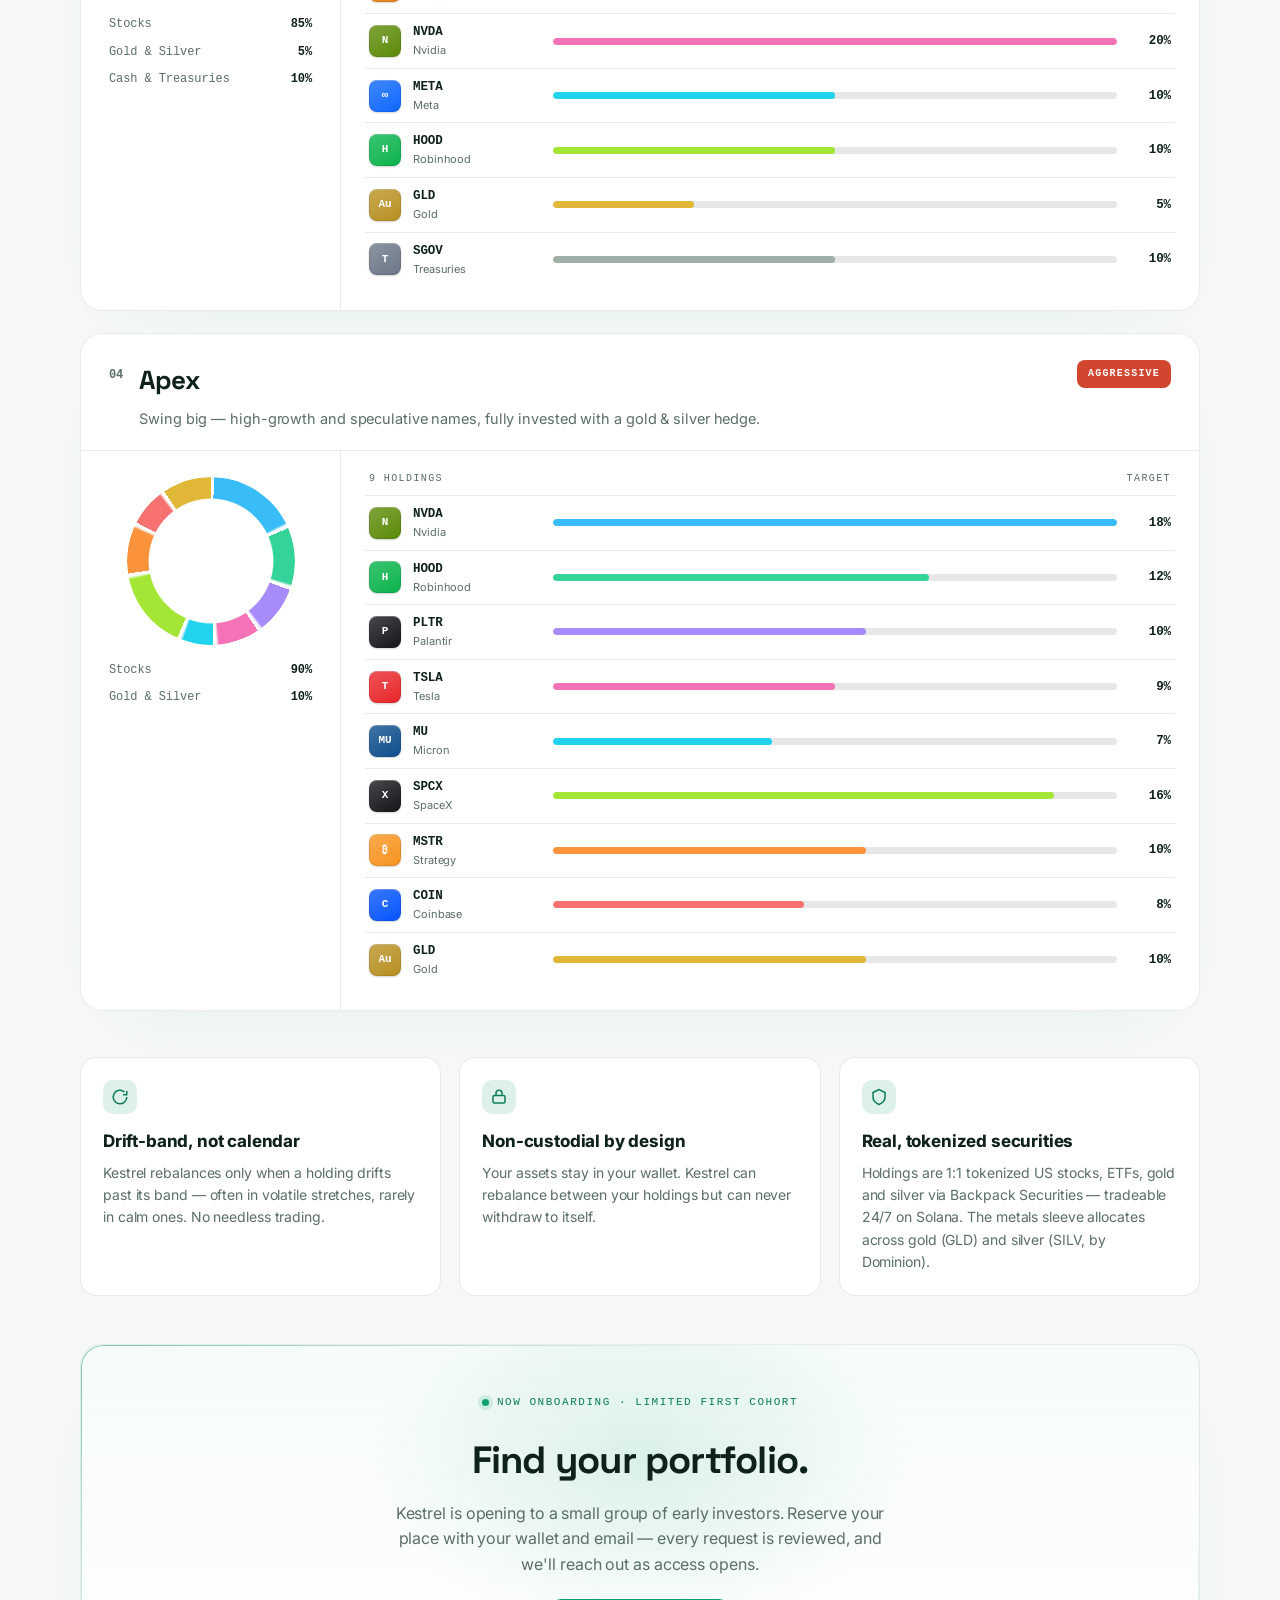
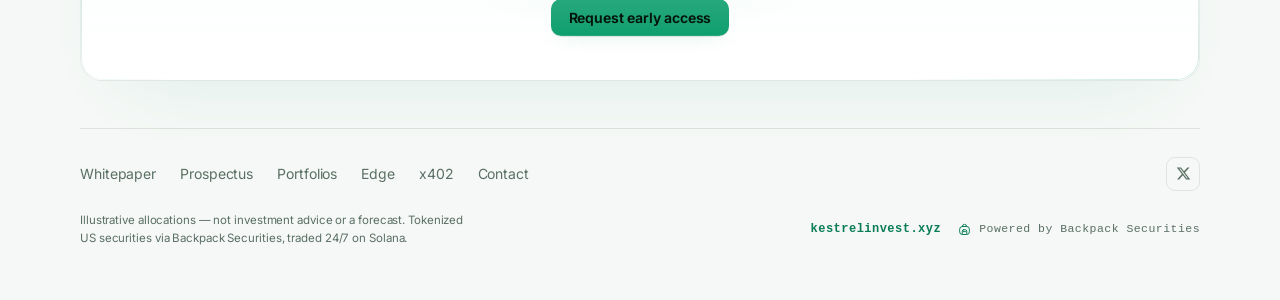
<file: portfolios.html>
<!doctype html>
<html lang="en">
<head>
<meta charset="utf-8">
<meta name="viewport" content="width=device-width, initial-scale=1, viewport-fit=cover">
<title>Portfolios — Kestrel</title>
<meta name="description" content="Four risk-laddered Kestrel portfolios of tokenized US stocks, ETFs, gold and silver — full holdings, target allocations, and how the agentic advisor rebalances back to target.">
<link rel="canonical" href="https://kestrelinvest.xyz/portfolios.html">
<meta name="theme-color" content="#0e9f6e" media="(prefers-color-scheme: light)">
<meta name="theme-color" content="#04140d" media="(prefers-color-scheme: dark)">
<meta property="og:type" content="website">
<meta property="og:site_name" content="Kestrel">
<meta property="og:title" content="Portfolios — Kestrel">
<meta property="og:description" content="Four risk-laddered Kestrel portfolios of tokenized US stocks, ETFs, gold and silver — full holdings, target allocations, and how the agentic advisor rebalances back to target.">
<meta property="og:url" content="https://kestrelinvest.xyz/portfolios.html">
<meta name="twitter:card" content="summary_large_image">
<meta name="twitter:title" content="Portfolios — Kestrel">
<meta name="twitter:description" content="Four risk-laddered Kestrel portfolios of tokenized US stocks, ETFs, gold and silver — full holdings, target allocations, and how the agentic advisor rebalances back to target.">
<link rel="icon" href="data:image/svg+xml,%3Csvg xmlns='http://www.w3.org/2000/svg' viewBox='0 0 100 100'%3E%3Crect width='100' height='100' rx='22' fill='%230e9f6e'/%3E%3Cg fill='%23eafff4'%3E%3Cpath d='M47 52 C 37 40 27 31 13 26 C 20 40 30 51 43 57 Z'/%3E%3Cpath d='M45 55 C 42 49 43 42 49 38 C 47 35 46 31 49 28 C 52 31 53 35 52 39 C 58 43 60 51 56 60 L 68 82 L 57 73 L 54 88 L 50 71 C 47 66 46 61 45 55 Z'/%3E%3Cpath d='M51 40 C 63 27 76 19 93 15 C 80 28 67 40 55 47 Z'/%3E%3C/g%3E%3C/svg%3E">
<link rel="preconnect" href="https://fonts.googleapis.com">
<link rel="preconnect" href="https://fonts.gstatic.com" crossorigin>
<link rel="stylesheet" href="https://fonts.googleapis.com/css2?family=Inter:wght@400;500;600;700&family=Space+Grotesk:wght@500;600;700&family=JetBrains+Mono:wght@500;600&display=swap">
<style>
  :root {
    --bg:#f5f8f6; --surface:#ffffff; --surface-2:#f0f5f1;
    --ink:#0e211a; --muted:#5a6f64; --line:rgba(14,33,26,.10); --card-line:rgba(14,33,26,.09);
    --accent:#0e9f6e; --accent-ink:#0a7d56; --glow:rgba(14,159,110,.14); --market:#d2604f;
    --cash:#9fb0a6; --gold:#cba52e;
  }
  @media (prefers-color-scheme: dark) {
    :root { --bg:#070c0a; --surface:#0f1713; --surface-2:#131d17; --ink:#e9f2ec; --muted:#83988c;
      --line:rgba(255,255,255,.08); --card-line:rgba(255,255,255,.07);
      --accent:#2ee6a0; --accent-ink:#68f0bd; --glow:rgba(46,230,160,.16); --market:#f2836e; }
  }
  :root[data-theme="light"] { --bg:#f5f8f6; --surface:#ffffff; --surface-2:#f0f5f1; --ink:#0e211a; --muted:#5a6f64; --line:rgba(14,33,26,.10); --card-line:rgba(14,33,26,.09); --accent:#0e9f6e; --accent-ink:#0a7d56; --glow:rgba(14,159,110,.14); --market:#d2604f; }
  :root[data-theme="dark"] { --bg:#070c0a; --surface:#0f1713; --surface-2:#131d17; --ink:#e9f2ec; --muted:#83988c; --line:rgba(255,255,255,.08); --card-line:rgba(255,255,255,.07); --accent:#2ee6a0; --accent-ink:#68f0bd; --glow:rgba(46,230,160,.16); --market:#f2836e; }

  * { box-sizing: border-box; }
  html { scroll-behavior: smooth; }
  body { margin: 0; color: var(--ink); position: relative;
    font: 15.5px/1.6 ui-sans-serif, system-ui, -apple-system, "Segoe UI", Roboto, sans-serif; -webkit-font-smoothing: antialiased;
    background: radial-gradient(120% 55% at 50% -12%, var(--glow), transparent 52%), var(--bg); }
  .wrap { max-width: 1180px; margin: 0 auto; padding: 0 30px; }
  a { color: inherit; }

  /* nav */
  nav { position: sticky; top: 0; z-index: 20; backdrop-filter: blur(12px);
    background: color-mix(in srgb, var(--bg) 78%, transparent); border-bottom: 1px solid var(--line); }
  .nav-in { max-width: 1180px; margin: 0 auto; padding: 14px 30px; display: flex; align-items: center; gap: 14px; }
  .brand { display: flex; align-items: center; gap: 10px; text-decoration: none; color: inherit; }
  .brand .logo { width: 26px; height: 26px; color: var(--accent); }
  .brand b { font-size: 16px; letter-spacing: 3px; font-weight: 650; }
  .brand .tm { font-size: 8px; font-weight: 600; letter-spacing: 0; vertical-align: super; margin-left: -1px; color: var(--muted); }
  .nav-links { margin-left: auto; display: flex; align-items: center; gap: 22px; }
  .nav-links a { color: var(--muted); text-decoration: none; font-size: 14px; font-family: inherit; }
  .nav-links a:hover, .nav-links a.on { color: var(--ink); }
  .nav-toggle { display: none; margin-left: auto; width: 40px; height: 40px; border: 1px solid var(--card-line); border-radius: 10px; background: var(--surface); cursor: pointer; padding: 0; flex-direction: column; align-items: center; justify-content: center; gap: 4px; }
  .nav-toggle span { display: block; width: 18px; height: 2px; border-radius: 2px; background: var(--ink); transition: transform .2s ease, opacity .2s ease; }
  .nav-toggle[aria-expanded="true"] span:nth-child(1) { transform: translateY(6px) rotate(45deg); }
  .nav-toggle[aria-expanded="true"] span:nth-child(2) { opacity: 0; }
  .nav-toggle[aria-expanded="true"] span:nth-child(3) { transform: translateY(-6px) rotate(-45deg); }
  .btn { display: inline-flex; align-items: center; gap: 7px; border: 1px solid var(--accent); color: var(--accent-ink); background: transparent; padding: 9px 17px; border-radius: 10px; font-size: 14px; font-weight: 600; font-family: inherit; text-decoration: none; cursor: pointer; transition: all .16s ease; }
  .btn:hover { background: var(--accent); color: #04140d; box-shadow: 0 8px 24px var(--glow); }
  .btn.solid { background: linear-gradient(180deg, color-mix(in srgb, var(--accent) 90%, #fff), var(--accent)); color: #04140d; border-color: transparent; font-weight: 650; letter-spacing: -.004em; box-shadow: 0 1px 1px rgba(0,0,0,.10), 0 8px 20px -10px var(--glow); }
  .btn.solid:hover { transform: translateY(-1px); background: linear-gradient(180deg, color-mix(in srgb, var(--accent) 96%, #fff), var(--accent)); box-shadow: 0 2px 4px rgba(0,0,0,.12), 0 14px 30px -10px var(--glow); }
  .btn.solid:active { transform: translateY(0); box-shadow: 0 1px 1px rgba(0,0,0,.10), 0 6px 16px -10px var(--glow); }
  .btn:focus-visible { outline: 2px solid var(--accent-ink); outline-offset: 2px; }

  /* hero */
  .phero { padding: 62px 0 34px; max-width: 760px; }
  .eyebrow { font-family: ui-monospace, monospace; font-size: 12px; letter-spacing: .2em; text-transform: uppercase; color: var(--accent-ink); margin: 0 0 16px; }
  .phero h1 { margin: 0; font-size: clamp(34px, 5vw, 56px); line-height: 1.03; font-weight: 800; letter-spacing: -.035em; }
  .phero h1 em { font-style: normal; color: var(--accent); }
  .phero p { margin: 20px 0 0; font-size: 18px; color: var(--muted); max-width: 60ch; }
  .phero p em { font-style: normal; color: var(--accent-ink); font-weight: 650; }
  .stat-row { display: flex; flex-wrap: wrap; gap: 30px; margin-top: 30px; }
  .stat b { display: block; font-size: 24px; font-weight: 750; letter-spacing: -.02em; }
  .stat span { font-size: 13px; color: var(--muted); }

  /* rebalance demonstration */
  .reb { margin: 22px 0 10px; border: 1px solid var(--card-line); border-radius: 22px; overflow: hidden;
    background: radial-gradient(130% 130% at 50% -20%, var(--glow), transparent 55%), var(--surface); box-shadow: 0 40px 80px -54px var(--glow); }
  .reb-in { padding: 34px 36px 30px; }
  .reb h2 { margin: 12px 0 6px; font-size: clamp(24px, 3vw, 32px); font-weight: 750; letter-spacing: -.02em; }
  .reb .sub { margin: 0 0 24px; color: var(--muted); font-size: 16px; max-width: 60ch; }
  .reb-stage { display: grid; grid-template-columns: 1fr; gap: 18px; }
  .reb-steps { display: flex; gap: 8px; margin-bottom: 4px; }
  .reb-step { flex: 1; padding: 12px 14px; border: 1px solid var(--card-line); border-radius: 12px; background: var(--surface); transition: border-color .3s ease, background .3s ease; }
  .reb-step.on { border-color: var(--accent); background: color-mix(in srgb, var(--accent) 6%, var(--surface)); box-shadow: 0 0 0 1px var(--glow); }
  .reb-step .n { font-family: ui-monospace, monospace; font-size: 10px; letter-spacing: .14em; text-transform: uppercase; color: var(--muted); }
  .reb-step .t { font-weight: 650; font-size: 14px; margin-top: 3px; }
  .reb-step.on .t { color: var(--accent-ink); }
  .abar { display: flex; height: 46px; border-radius: 12px; overflow: hidden; background: var(--line); border: 1px solid var(--card-line); }
  .abar > span { display: flex; align-items: center; justify-content: center; height: 100%; box-shadow: inset -1px 0 0 var(--surface);
    transition: width .9s cubic-bezier(.4,0,.2,1); font-family: ui-monospace, monospace; font-size: 11px; font-weight: 650; color: #04140d; overflow: hidden; white-space: nowrap; }
  .reb-cap { min-height: 22px; font-size: 14px; color: var(--ink); }
  .reb-cap b { color: var(--accent-ink); }
  .reb-legend { display: flex; flex-wrap: wrap; gap: 10px 18px; font-size: 12.5px; color: var(--muted); }
  .reb-legend span { display: inline-flex; align-items: center; gap: 7px; }
  .reb-legend i { width: 12px; height: 12px; border-radius: 3px; }

  /* portfolio sections */
  .plist { display: flex; flex-direction: column; gap: 22px; margin-top: 10px; }
  .sec-lead { max-width: 640px; margin: 46px 0 4px; }
  .sec-lead h2 { margin: 10px 0 8px; font-size: clamp(26px, 3.4vw, 38px); font-weight: 750; letter-spacing: -.02em; }
  .sec-lead p { margin: 0; color: var(--muted); font-size: 16.5px; }

  .pf { border: 1px solid var(--card-line); border-radius: 22px; background: var(--surface); overflow: hidden; box-shadow: 0 30px 70px -54px var(--glow); }
  .pf-top { display: flex; align-items: flex-start; gap: 16px; padding: 26px 28px 20px; border-bottom: 1px solid var(--card-line); }
  .pf-rank { font-family: ui-monospace, monospace; font-size: 12px; color: var(--muted); font-weight: 650; padding-top: 6px; }
  .pf-title { flex: 1; min-width: 0; }
  .pf-title h3 { margin: 0; font-size: 26px; font-weight: 800; letter-spacing: -.02em; }
  .pf-title p { margin: 5px 0 0; color: var(--muted); font-size: 14.5px; }
  .pf-tag { flex: none; font-family: ui-monospace, monospace; font-size: 10px; letter-spacing: .12em; text-transform: uppercase; font-weight: 650; padding: 6px 11px; border-radius: 8px; }
  .r1 { color:#04140d; background: var(--cash); } .r2 { color:#0e2b12; background: #a3cc3a; }
  .r3 { color:#3a1c04; background: #e6b93e; } .r4 { color:#fff; background: #d2452f; }

  .pf-body { display: grid; grid-template-columns: 260px 1fr; gap: 0; }
  .pf-alloc { padding: 26px 28px; border-right: 1px solid var(--card-line); display: flex; flex-direction: column; align-items: center; gap: 16px; }
  .donut { position: relative; width: 168px; height: 168px; border-radius: 50%;
    -webkit-mask: radial-gradient(circle, transparent 52%, #000 53%); mask: radial-gradient(circle, transparent 52%, #000 53%); }
  .donut-c { position: absolute; inset: 0; display: flex; flex-direction: column; align-items: center; justify-content: center; text-align: center; }
  .donut-c b { font-size: 22px; font-weight: 800; letter-spacing: -.02em; }
  .donut-c span { font-size: 10.5px; letter-spacing: .1em; text-transform: uppercase; color: var(--muted); font-family: ui-monospace, monospace; }
  .split { display: flex; flex-direction: column; gap: 8px; width: 100%; font-family: ui-monospace, monospace; font-size: 12px; }
  .split .sr { display: flex; align-items: center; gap: 8px; color: var(--muted); }
  .split .sr i { width: 10px; height: 10px; border-radius: 3px; flex: none; }
  .split .sr b { color: var(--ink); margin-left: auto; font-variant-numeric: tabular-nums; }

  .pf-holds { padding: 20px 24px 24px; }
  .pf-holds .hh { font-family: ui-monospace, monospace; font-size: 10px; letter-spacing: .14em; text-transform: uppercase; color: var(--muted); padding: 0 4px 8px; display: flex; }
  .pf-holds .hh span:last-child { margin-left: auto; }
  .hrow { display: flex; align-items: center; gap: 12px; padding: 8px 4px; border-top: 1px solid var(--card-line); }
  .hlogo { width: 32px; height: 32px; border-radius: 8px; flex: none; display: flex; align-items: center; justify-content: center; overflow: hidden; background: #fff; color: #fff; font-family: ui-monospace, monospace; font-weight: 700; font-size: 11px; box-shadow: inset 0 0 0 1px rgba(0,0,0,.08), 0 1px 2px rgba(0,0,0,.12); }
  .hlogo img { width: 100%; height: 100%; object-fit: contain; padding: 5px; display: block; }
  .hlogo.fallback { background: linear-gradient(150deg, color-mix(in srgb, var(--bc) 78%, #fff), var(--bc)); box-shadow: inset 0 1px 0 rgba(255,255,255,.28), inset 0 0 0 1px rgba(0,0,0,.10), 0 1px 2px rgba(0,0,0,.18); }
  .hlogo.fallback::after { content: attr(data-m); }
  .hrow .hnm { display: flex; flex-direction: column; gap: 0; min-width: 0; width: 128px; }
  .hrow .hnm b { font-family: ui-monospace, monospace; font-size: 12.5px; font-weight: 650; }
  .hrow .hnm span { font-size: 11px; color: var(--muted); white-space: nowrap; overflow: hidden; text-overflow: ellipsis; }
  .hrow .hbar { flex: 1; min-width: 40px; height: 7px; border-radius: 4px; background: var(--line); overflow: hidden; }
  .hrow .hbar i { display: block; height: 100%; border-radius: 4px; }
  .hrow .hw { font-family: ui-monospace, monospace; font-size: 12.5px; font-weight: 650; color: var(--ink); width: 42px; text-align: right; font-variant-numeric: tabular-nums; }

  /* methodology */
  .method { margin: 46px 0 6px; display: grid; grid-template-columns: repeat(3, 1fr); gap: 18px; }
  .mcard { border: 1px solid var(--card-line); border-radius: 16px; background: var(--surface); padding: 22px; }
  .mcard .mi { width: 34px; height: 34px; border-radius: 10px; background: color-mix(in srgb, var(--accent) 14%, transparent); color: var(--accent-ink); display: inline-flex; align-items: center; justify-content: center; }
  .mcard h4 { margin: 14px 0 6px; font-size: 17px; font-weight: 750; letter-spacing: -.01em; }
  .mcard p { margin: 0; color: var(--muted); font-size: 14px; }

  /* eyebrow chip + band + modal (shared with main site) */
  .ea-eyebrow { display: inline-flex; align-items: center; gap: 8px; font-family: ui-monospace, monospace; font-size: 11px; letter-spacing: .14em; text-transform: uppercase; color: var(--accent-ink); }
  .ea-eyebrow i { width: 7px; height: 7px; border-radius: 50%; background: var(--accent); box-shadow: 0 0 0 4px var(--glow); }
  .ea-band { margin: 48px 0 8px; }
  .ea-band-in { position: relative; overflow: hidden; border: 1px solid var(--card-line); border-radius: 22px; padding: 44px 40px; text-align: center;
    background: radial-gradient(120% 140% at 50% -30%, var(--glow), transparent 60%), var(--surface); box-shadow: 0 40px 80px -50px var(--glow); }
  .ea-band h2 { margin: 16px 0 10px; font-size: clamp(26px, 3.4vw, 38px); font-weight: 750; letter-spacing: -.02em; }
  .ea-band p { margin: 0 auto 22px; max-width: 52ch; color: var(--muted); font-size: 16px; }
  .ea-overlay { position: fixed; inset: 0; z-index: 60; display: flex; align-items: center; justify-content: center; padding: 20px;
    background: color-mix(in srgb, #04140d 55%, transparent); backdrop-filter: blur(6px); animation: eaFade .2s ease; }
  .ea-overlay[hidden] { display: none; }
  @keyframes eaFade { from { opacity: 0; } to { opacity: 1; } }
  .ea-modal { position: relative; width: 100%; max-width: 440px; background: var(--surface); border: 1px solid var(--card-line);
    border-radius: 20px; padding: 32px 30px 28px; box-shadow: 0 50px 100px -30px rgba(0,0,0,.5); animation: eaRise .25s cubic-bezier(.2,.7,.2,1); max-height: calc(100dvh - 40px); overflow-y: auto; }
  @keyframes eaRise { from { opacity: 0; transform: translateY(14px); } to { opacity: 1; transform: none; } }
  .ea-close { position: absolute; top: 14px; right: 14px; width: 32px; height: 32px; border: none; border-radius: 9px; background: var(--surface-2); color: var(--muted); font-size: 13px; cursor: pointer; transition: color .15s ease, background .15s ease; }
  .ea-close:hover { color: var(--ink); background: color-mix(in srgb, var(--accent) 12%, var(--surface-2)); }
  .ea-modal h2 { margin: 14px 0 8px; font-size: 23px; font-weight: 750; letter-spacing: -.02em; }
  .ea-sub { margin: 0 0 20px; color: var(--muted); font-size: 14px; line-height: 1.5; }
  .ea-field { display: block; margin-bottom: 14px; }
  .ea-lab { display: block; font-size: 12.5px; font-weight: 600; color: var(--ink); margin-bottom: 6px; }
  .ea-field input { width: 100%; padding: 12px 13px; border: 1px solid var(--card-line); border-radius: 11px; background: var(--bg); color: var(--ink); font: inherit; font-size: 15px; transition: border-color .15s ease, box-shadow .15s ease; }
  #eaWallet { font-family: ui-monospace, monospace; font-size: 13.5px; }
  .ea-field input::placeholder { color: color-mix(in srgb, var(--muted) 70%, transparent); }
  .ea-field input:focus { outline: none; border-color: var(--accent); box-shadow: 0 0 0 3px var(--glow); }
  .ea-field.bad input { border-color: var(--market); }
  .ea-err { display: block; min-height: 15px; margin-top: 5px; font-size: 12px; color: var(--market); }
  .ea-submit { width: 100%; justify-content: center; padding: 13px; margin-top: 4px; font-size: 15px; }
  .ea-submit[disabled] { opacity: .6; cursor: default; }
  .ea-trust { display: flex; align-items: flex-start; gap: 8px; margin: 16px 0 0; font-size: 11.5px; line-height: 1.5; color: var(--muted); }
  .ea-trust svg { flex: none; margin-top: 1px; color: var(--accent-ink); }
  .ea-done { text-align: center; }
  .ea-check { width: 58px; height: 58px; margin: 4px auto 4px; border-radius: 50%; display: flex; align-items: center; justify-content: center; color: #04140d; background: var(--accent); box-shadow: 0 0 0 8px var(--glow); }
  .ea-done .btn { margin-top: 18px; }
  body.ea-lock { overflow: hidden; }

  footer { margin-top: 46px; border-top: 1px solid var(--line); padding: 28px 0 52px; display: flex; flex-direction: column; gap: 20px; }
  footer .cap { color: var(--muted); font-size: 11.5px; max-width: 56ch; }
  .foot-links { display: flex; flex-wrap: wrap; align-items: center; gap: 12px 24px; }
  .foot-links a { color: var(--muted); text-decoration: none; font-size: 14px; }
  .foot-links a:hover { color: var(--ink); }
  .foot-contact { margin-left: auto; display: inline-flex; align-items: center; gap: 12px; }
  .foot-contact .btn { padding: 8px 15px; }
  .foot-x { display: inline-flex; width: 34px; height: 34px; align-items: center; justify-content: center; border: 1px solid var(--card-line); border-radius: 9px; color: var(--ink); transition: border-color .15s ease, background .15s ease; }
  .foot-x:hover { border-color: var(--accent); background: color-mix(in srgb, var(--accent) 8%, transparent); }
  .foot-x svg { width: 15px; height: 15px; }
  .foot-bottom { display: flex; justify-content: space-between; gap: 16px; flex-wrap: wrap; align-items: center; }
  .foot-meta { display: inline-flex; align-items: center; gap: 16px; flex-wrap: wrap; }
  .foot-dom { font-family: ui-monospace, monospace; font-size: 12px; letter-spacing: .04em; color: var(--accent-ink); text-decoration: none; font-weight: 600; }
  .bpbadge { display: inline-flex; align-items: center; gap: 7px; font-family: ui-monospace, monospace; font-size: 11.5px; letter-spacing: .04em; color: var(--muted); }
  .bpbadge .bp { width: 15px; height: 15px; color: var(--accent-ink); flex: none; }

  @media (max-width: 860px) {
    .pf-body { grid-template-columns: 1fr; }
    .pf-alloc { border-right: none; border-bottom: 1px solid var(--card-line); flex-direction: row; align-items: center; gap: 22px; }
    .pf-alloc .split { max-width: 220px; }
    .method { grid-template-columns: 1fr; }
    .reb-steps { flex-direction: column; }
  }
  @media (max-width: 680px) {
    .wrap { padding: 0 18px; }
    .nav-in { padding: 12px 18px; gap: 10px; position: relative; }
    .nav-toggle { display: flex; }
    .nav-links { position: absolute; top: calc(100% + 1px); left: 0; right: 0; margin: 0; flex-direction: column; align-items: stretch; gap: 0; background: var(--surface); border-bottom: 1px solid var(--line); box-shadow: 0 20px 40px -24px var(--glow); padding: 8px 18px 16px; display: none; }
    .nav-links.open { display: flex; }
    .nav-links a { padding: 13px 4px; font-size: 15px; border-bottom: 1px solid var(--card-line); }
    .nav-links .btn { margin-top: 12px; justify-content: center; padding: 12px; }
    .phero { padding: 40px 0 26px; }
    .stat-row { gap: 22px; }
    .reb-in { padding: 26px 20px 22px; }
    .pf-top { padding: 22px 18px 18px; flex-wrap: wrap; }
    .pf-alloc { flex-direction: column; padding: 22px 18px; }
    .pf-holds { padding: 16px 14px 20px; }
    .hrow .hnm { width: 108px; }
    .ea-band-in { padding: 30px 20px; border-radius: 18px; }
    .ea-overlay { padding: 12px; align-items: flex-end; }
    .ea-modal { padding: 26px 20px 22px; border-radius: 18px 18px 16px 16px; }
  }
  @media (prefers-reduced-motion: reduce) { .abar > span { transition: none; } html { scroll-behavior: auto; } }

  /* ── fit quiz ── */
  .quiz { max-width: 860px; margin: 0 auto 26px; background: var(--surface); border: 1px solid var(--card-line); border-radius: 22px; padding: 28px clamp(18px, 4vw, 40px) 30px; }
  .quiz .q-prog { display: flex; gap: 7px; margin-bottom: 22px; }
  .quiz .q-prog i { height: 4px; flex: 1; border-radius: 2px; background: var(--card-line); transition: background .25s ease; }
  .quiz .q-prog i.on { background: var(--accent); }
  .quiz h3 { margin: 0 0 6px; font-size: clamp(19px, 2.6vw, 24px); font-weight: 700; letter-spacing: -.01em; }
  .quiz .q-sub { margin: 0 0 18px; color: var(--muted); font-size: 14.5px; }
  .quiz .q-opts { display: flex; flex-direction: column; gap: 10px; }
  .quiz .q-opt { text-align: left; font: inherit; color: inherit; background: var(--surface-2, transparent); border: 1px solid var(--card-line); border-radius: 14px; padding: 14px 16px; cursor: pointer; transition: border-color .15s ease, transform .15s ease; }
  .quiz .q-opt:hover { border-color: color-mix(in srgb, var(--accent) 55%, var(--card-line)); transform: translateY(-1px); }
  .quiz .q-opt b { display: block; font-size: 15.5px; margin-bottom: 2px; }
  .quiz .q-opt span { color: var(--muted); font-size: 13.5px; }
  .quiz .q-back { margin-top: 16px; background: none; border: none; color: var(--muted); font: inherit; font-size: 13.5px; cursor: pointer; padding: 0; }
  .quiz .q-back:hover { color: var(--ink); }
  .q-result { display: none; text-align: center; }
  .q-result.show { display: block; }
  .q-result .qr-tag { display: inline-block; margin-bottom: 12px; }
  .q-result .qr-donut { width: 132px; height: 132px; border-radius: 50%; margin: 6px auto 14px; position: relative; }
  .q-result .qr-donut::after { content:""; position: absolute; inset: 24px; border-radius: 50%; background: var(--surface); }
  .q-result h3 { font-size: clamp(24px, 3.4vw, 32px); }
  .q-result .qr-split { color: var(--muted); font-size: 15px; margin: 4px 0 18px; }
  .q-result .qr-cta { display: flex; gap: 12px; justify-content: center; flex-wrap: wrap; }
  .q-result .qr-note { margin-top: 16px; font-size: 12px; color: var(--ink-faint, #5f7568); }
  .q-result .q-back { margin-top: 14px; }

  .edge-navlink{position:relative}
  .edge-navdot{position:absolute;top:2px;right:-8px;width:6px;height:6px;border-radius:50%;background:#ff9a3d;display:inline-block;box-shadow:0 0 8px #ff9a3d}
</style>
<link rel="stylesheet" href="elevate.css">

<svg width="0" height="0" style="position:absolute" aria-hidden="true">
  <defs>
    <linearGradient id="kxNear" x1="0" y1="0" x2="1" y2="1"><stop offset="0" stop-color="#9dffdd"/><stop offset=".5" stop-color="#2ee6a0"/><stop offset="1" stop-color="#0e9f6e"/></linearGradient>
    <linearGradient id="kxFar" x1="0" y1="0" x2="1" y2="1"><stop offset="0" stop-color="#15b884"/><stop offset="1" stop-color="#0a7047"/></linearGradient>
    <linearGradient id="kxBod" x1="0" y1="0" x2="0" y2="1"><stop offset="0" stop-color="#c7ffee"/><stop offset="1" stop-color="#12b07d"/></linearGradient>
  </defs>
  <symbol id="kestrel" viewBox="0 0 100 100">
    <path fill="url(#kxFar)" d="M47 52 C 37 40 27 31 13 26 C 20 40 30 51 43 57 Z"/>
    <path fill="url(#kxBod)" d="M45 55 C 42 49 43 42 49 38 C 47 35 46 31 49 28 C 52 31 53 35 52 39 C 58 43 60 51 56 60 L 68 82 L 57 73 L 54 88 L 50 71 C 47 66 46 61 45 55 Z"/>
    <path fill="url(#kxNear)" d="M51 40 C 63 27 76 19 93 15 C 80 28 67 40 55 47 Z"/>
    <path fill="#2ee6a0" opacity=".75" d="M72 25 C 80 20 86 18 92 16 C 85 23 77 29 69 34 Z"/>
    <circle cx="50.5" cy="31" r="1.8" fill="#0a1712"/>
  </symbol>
  <symbol id="bp" viewBox="0 0 24 24" fill="none" stroke="currentColor" stroke-width="1.6" stroke-linecap="round" stroke-linejoin="round">
    <path d="M8.5 7.2 a3.5 3.5 0 0 1 7 0"/><rect x="4.2" y="7.2" width="15.6" height="12.8" rx="4.4"/><rect x="8.4" y="12.4" width="7.2" height="7.6" rx="2"/><line x1="10.4" y1="15.4" x2="13.6" y2="15.4"/>
  </symbol>
</svg>

<nav>
  <div class="nav-in">
    <a class="brand" href="index.html"><svg class="logo"><use href="#kestrel"/></svg><b>KESTREL<span class="tm">&#8482;</span></b></a>
    <button class="nav-toggle" id="navToggle" type="button" aria-label="Open menu" aria-expanded="false"><span></span><span></span><span></span></button>
    <div class="nav-links" id="navLinks">
      <a href="portfolios.html" class="on">Portfolios</a>
      <a href="prospectus.html">Prospectus</a>
      <a href="edge.html" class="edge-navlink">Edge<i class="edge-navdot"></i></a>
      <a href="x402.html">x402</a>
      <a href="https://pump.fun/coin/G9ALRz5jtq6wG7dijjsb1TvkGatwPNcnhbAGECVQpump" id="tokenLink" target="_blank" rel="noopener">$Kestrel</a>
      <button class="btn solid js-ea" type="button">Request early access</button>
    </div>
  </div>
</nav>

<div class="wrap">
  <header class="phero">
    <p class="eyebrow">Portfolios</p>
    <h1>Four portfolios.<br><em>One discipline.</em></h1>
    <p>Every Kestrel portfolio is run by an <em>agentic advisor</em> — an autonomous agent that builds a diversified basket of tokenized US stocks, ETFs, gold and silver to a target allocation, then holds it there. When markets move the mix out of line, your advisor rebalances it back. Automatically. Non-custodially.</p>
    <div class="stat-row">
      <div class="stat"><b data-count="4">4</b><span>Risk-laddered portfolios</span></div>
      <div class="stat"><b data-count="19">19</b><span>Tokenized securities</span></div>
      <div class="stat"><b data-count="3" data-suf="%">3%</b><span>Drift-band rebalancing</span></div>
      <div class="stat"><b>24/7</b><span>Traded on Solana</span></div>
    </div>
  </header>

  <!-- REBALANCE DEMONSTRATION -->
  <section class="reb">
    <div class="reb-in">
      <span class="ea-eyebrow"><i></i>The core discipline</span>
      <h2>How every portfolio stays on target</h2>
      <p class="sub">You choose a target mix. Markets constantly push it out of shape — winners grow too large, laggards shrink. Kestrel watches the drift and, when a holding strays past its band, trims what ran ahead and tops up what fell behind — back to your target.</p>
      <div class="reb-stage">
        <div class="reb-steps">
          <div class="reb-step" data-s="0"><div class="n">Step 1</div><div class="t">Your target allocation</div></div>
          <div class="reb-step" data-s="1"><div class="n">Step 2</div><div class="t">The market moves it</div></div>
          <div class="reb-step" data-s="2"><div class="n">Step 3</div><div class="t">Kestrel rebalances</div></div>
        </div>
        <div class="abar" id="rebBar"></div>
        <div class="reb-cap" id="rebCap"></div>
        <div class="reb-legend" id="rebLegend"></div>
      </div>
    </div>
  </section>

  <div class="sec-lead" id="quiz-lead">
    <p class="eyebrow">Find your fit</p>
    <h2>Which portfolio are you?</h2>
    <p>Five quick questions — no wallet, no email. Answers stay on this page.</p>
  </div>
  <div class="quiz" id="quiz">
    <div class="q-prog" id="qProg"></div>
    <div id="qStep"></div>
    <div class="q-result" id="qResult"></div>
  </div>

  <div class="sec-lead">
    <p class="eyebrow">The line-up</p>
    <h2>From steady to bold.</h2>
    <p>Pick the risk level that fits you. Each portfolio holds a curated set of names at fixed target weights — shown in full below.</p>
  </div>

  <div class="plist" id="plist"></div>

  <!-- METHODOLOGY -->
  <div class="method">
    <div class="mcard">
      <span class="mi"><svg width="18" height="18" viewBox="0 0 24 24" fill="none" stroke="currentColor" stroke-width="2"><path d="M21 12a9 9 0 1 1-3-6.7"/><path d="M21 4v5h-5"/></svg></span>
      <h4>Drift-band, not calendar</h4>
      <p>Kestrel rebalances only when a holding drifts past its band — often in volatile stretches, rarely in calm ones. No needless trading.</p>
    </div>
    <div class="mcard">
      <span class="mi"><svg width="18" height="18" viewBox="0 0 24 24" fill="none" stroke="currentColor" stroke-width="2"><rect x="4" y="10" width="16" height="10" rx="2"/><path d="M8 10V7a4 4 0 0 1 8 0v3"/></svg></span>
      <h4>Non-custodial by design</h4>
      <p>Your assets stay in your wallet. Kestrel can rebalance between your holdings but can never withdraw to itself.</p>
    </div>
    <div class="mcard">
      <span class="mi"><svg width="18" height="18" viewBox="0 0 24 24" fill="none" stroke="currentColor" stroke-width="2"><path d="M12 2 4 6v6c0 5 3.5 8 8 10 4.5-2 8-5 8-10V6l-8-4Z"/></svg></span>
      <h4>Real, tokenized securities</h4>
      <p>Holdings are 1:1 tokenized US stocks, ETFs, gold and silver via Backpack Securities — tradeable 24/7 on Solana. The metals sleeve allocates across gold (GLD) and silver (SILV, by Dominion).</p>
    </div>
  </div>

  <section class="ea-band">
    <div class="ea-band-in">
      <span class="ea-eyebrow"><i></i>Now onboarding · Limited first cohort</span>
      <h2>Find your portfolio.</h2>
      <p>Kestrel is opening to a small group of early investors. Reserve your place with your wallet and email — every request is reviewed, and we'll reach out as access opens.</p>
      <button class="btn solid js-ea" type="button">Request early access</button>
    </div>
  </section>

  <footer>
    <div class="foot-links">
      <a href="whitepaper.html">Whitepaper</a>
      <a href="prospectus.html">Prospectus</a>
      <a href="portfolios.html">Portfolios</a>
      <a href="edge.html">Edge</a>
      <a href="x402.html">x402</a>
      <a href="contact.html">Contact</a>
      <span class="foot-contact">
        <a class="foot-x" href="https://x.com/KestrelInvest" target="_blank" rel="noopener" aria-label="Kestrel on X"><svg viewBox="0 0 24 24" fill="currentColor"><path d="M18.244 2.25h3.308l-7.227 8.26 8.502 11.24H16.17l-5.214-6.817L4.99 21.75H1.68l7.73-8.835L1.254 2.25H8.08l4.713 6.231zm-1.161 17.52h1.833L7.084 4.126H5.117z"/></svg></a>
      </span>
    </div>
    <div class="foot-bottom">
      <span class="cap">Illustrative allocations — not investment advice or a forecast. Tokenized US securities via Backpack Securities, traded 24/7 on Solana.</span>
      <span class="foot-meta"><a class="foot-dom" href="index.html">kestrelinvest.xyz</a><span class="bpbadge"><svg class="bp"><use href="#bp"/></svg>Powered by Backpack Securities</span></span>
    </div>
  </footer>
</div>

<div class="ea-overlay" id="eaOverlay" hidden>
  <div class="ea-modal" role="dialog" aria-modal="true" aria-labelledby="eaTitle">
    <button class="ea-close" id="eaClose" type="button" aria-label="Close">&#10005;</button>
    <div class="ea-view" id="eaFormView">
      <span class="ea-eyebrow"><i></i>Early access · Limited first cohort</span>
      <h2 id="eaTitle">Request an invitation</h2>
      <p class="ea-sub">We're onboarding a small first cohort. Reserve your place — every request is reviewed before access opens.</p>
      <form id="eaForm" novalidate>
        <label class="ea-field">
          <span class="ea-lab">Solana wallet address</span>
          <input type="text" id="eaWallet" name="wallet" autocomplete="off" autocapitalize="off" spellcheck="false" placeholder="e.g. 7xKX…9dPq" />
          <span class="ea-err" id="eaWalletErr" role="alert"></span>
        </label>
        <label class="ea-field">
          <span class="ea-lab">Email address</span>
          <input type="email" id="eaEmail" name="email" autocomplete="email" placeholder="you@email.com" />
          <span class="ea-err" id="eaEmailErr" role="alert"></span>
        </label>
        <button class="btn solid ea-submit" id="eaSubmit" type="submit">Request early access</button>
        <p class="ea-trust"><svg width="15" height="15" viewBox="0 0 24 24" fill="none" stroke="currentColor" stroke-width="2" stroke-linecap="round" stroke-linejoin="round"><rect x="4" y="10" width="16" height="10" rx="2"/><path d="M8 10V7a4 4 0 0 1 8 0v3"/></svg><span>Non-custodial. Your address only whitelists early access — Kestrel never takes custody or asks for your keys.</span></p>
      </form>
    </div>
    <div class="ea-view ea-done" id="eaDoneView" hidden>
      <div class="ea-check"><svg width="26" height="26" viewBox="0 0 24 24" fill="none" stroke="currentColor" stroke-width="2.4" stroke-linecap="round" stroke-linejoin="round"><path d="M20 6 9 17l-5-5"/></svg></div>
      <h2>Request received</h2>
      <p class="ea-sub">You're on the early-access list. We review every request personally and will email you the moment your cohort opens.</p>
      <button class="btn solid" id="eaDoneClose" type="button">Done</button>
    </div>
  </div>
</div>

<script>
(function(){
  var $=function(id){ return document.getElementById(id); };
  var NAME={SGOV:"Treasuries",GLD:"Gold",SPY:"S&P 500 ETF",QQQ:"Nasdaq-100 ETF",SCHD:"Dividend ETF","BRK.B":"Berkshire",AAPL:"Apple",MSFT:"Microsoft",JPM:"JPMorgan",AMZN:"Amazon",NVDA:"Nvidia",META:"Meta",HOOD:"Robinhood",PLTR:"Palantir",TSLA:"Tesla",MU:"Micron",SPCX:"SpaceX",MSTR:"Strategy",COIN:"Coinbase"};
  var BRAND={ SGOV:['#6b7787','T'], GLD:['#b8901e','Au'], SPY:['#2f6fed','S'], QQQ:['#5a3fd6','Q'],
    SCHD:['#0f9e8e','D'], AAPL:['#4b4f56','A'], MSFT:['#2f8f3e','MS'], 'BRK.B':['#1b3a6b','B'],
    JPM:['#005eb8','J'], AMZN:['#e8830c','a'], NVDA:['#5c8a00','N'], META:['#0866ff','∞'],
    HOOD:['#00b34a','H'], PLTR:['#14161a','P'], TSLA:['#e82127','T'], MU:['#0a4d8c','MU'],
    SPCX:['#14161a','X'], MSTR:['#f7931a','₿'], COIN:['#0052ff','C'] };
  var DOMAIN={ SGOV:'ishares.com', GLD:'spdrgoldshares.com', SPY:'ssga.com', QQQ:'invesco.com',
    SCHD:'schwab.com', AAPL:'apple.com', MSFT:'microsoft.com', 'BRK.B':'berkshirehathaway.com',
    JPM:'jpmorganchase.com', AMZN:'amazon.com', NVDA:'nvidia.com', META:'meta.com',
    HOOD:'robinhood.com', PLTR:'palantir.com', TSLA:'tesla.com', MU:'micron.com',
    SPCX:'spacex.com', MSTR:'strategy.com', COIN:'coinbase.com' };
  function logoUrl(dom){ return "https://www.google.com/s2/favicons?domain="+dom+"&sz=64"; }
  var PORT=[
    {k:"Roost", tier:"Conservative", tc:"r1", thesis:"Safety first — half in blue-chip stocks, half in cash & Treasuries.",
     holds:[["SPY",25],["SCHD",15],["AAPL",10],["SGOV",50]]},
    {k:"Perch", tier:"Moderate", tc:"r2", thesis:"Balanced — a core of index funds and blue-chips, a little gold &amp; silver, cash in reserve.",
     holds:[["SPY",25],["QQQ",15],["AAPL",10],["MSFT",10],["BRK.B",10],["GLD",5],["SGOV",25]]},
    {k:"Soar", tier:"Growth", tc:"r3", thesis:"Growth-focused — leading tech and growth names, a gold hedge, a sliver of cash.",
     holds:[["QQQ",20],["MSFT",13],["AMZN",12],["NVDA",20],["META",10],["HOOD",10],["GLD",5],["SGOV",10]]},
    {k:"Apex", tier:"Aggressive", tc:"r4", thesis:"Swing big — high-growth and speculative names, fully invested with a gold &amp; silver hedge.",
     holds:[["NVDA",18],["HOOD",12],["PLTR",10],["TSLA",9],["MU",7],["SPCX",16],["MSTR",10],["COIN",8],["GLD",10]]}
  ];
  function bg(c){ return "linear-gradient(150deg,color-mix(in srgb,"+c+" 78%,#fff),"+c+")"; }
  function bucket(k){ return k==="SGOV"?"cash":(k==="GLD"?"gold":"stock"); }

  // curated, legible slice palette — bright + distinct, reads clearly on dark AND light; stocks cycle these, gold/cash keep semantic colors
  var STOCK_PAL=["#38bdf8","#34d399","#a78bfa","#f472b6","#22d3ee","#a3e635","#fb923c","#f87171","#818cf8"];
  // ---- render portfolio cards ----
  $("plist").innerHTML = PORT.map(function(p, idx){
    var stock=0,gold=0,cash=0;
    p.holds.forEach(function(h){ var b=bucket(h[0]); if(b==="cash")cash+=h[1]; else if(b==="gold")gold+=h[1]; else stock+=h[1]; });
    // one clean color per holding — shared by the donut slice AND the holdings-table bar (so the table is the legend)
    var si=0, colorOf={};
    p.holds.forEach(function(h){ var k=h[0], b=bucket(k); colorOf[k]= b==="cash" ? "#9fb0a6" : (b==="gold" ? "#e0b736" : STOCK_PAL[si++ % STOCK_PAL.length]); });
    var acc=0, stops=[];
    p.holds.forEach(function(h){ var c=colorOf[h[0]], a=h[1];
      stops.push("var(--surface) "+acc+"% "+(acc+0.6)+"%"); stops.push(c+" "+(acc+0.6)+"% "+(acc+a-0.6)+"%"); acc+=a; });
    var conic="conic-gradient("+stops.join(",")+")";
    var maxw=Math.max.apply(null, p.holds.map(function(h){return h[1];}));
    var rows=p.holds.map(function(h){ var k=h[0], c=(BRAND[k]||['#6b7787','?']), dom=DOMAIN[k];
      var tile='<span class="hlogo'+(dom?'':' fallback')+'" data-m="'+c[1]+'" style="--bc:'+c[0]+'">'
        +(dom?'<img src="'+logoUrl(dom)+'" alt="" width="64" height="64" loading="lazy" referrerpolicy="no-referrer">':'')+'</span>';
      return '<div class="hrow">'+tile
        +'<span class="hnm"><b>'+k+'</b><span>'+NAME[k]+'</span></span>'
        +'<span class="hbar"><i style="width:'+(h[1]/maxw*100)+'%;background:'+colorOf[k]+'"></i></span>'
        +'<span class="hw">'+h[1]+'%</span></div>';
    }).join("");
    var split=''
      +(stock?'<div class="sr"><span>Stocks</span><b>'+stock+'%</b></div>':'')
      +(gold?'<div class="sr"><span>Gold &amp; Silver</span><b>'+gold+'%</b></div>':'')
      +(cash?'<div class="sr"><span>Cash &amp; Treasuries</span><b>'+cash+'%</b></div>':'');
    return '<section class="pf" id="pf-'+p.k.toLowerCase()+'">'
      +'<div class="pf-top"><div class="pf-rank">0'+(idx+1)+'</div>'
        +'<div class="pf-title"><h3>'+p.k+'</h3><p>'+p.thesis+'</p></div>'
        +'<span class="pf-tag '+p.tc+'">'+p.tier+'</span></div>'
      +'<div class="pf-body">'
        +'<div class="pf-alloc"><div class="donut" style="background:'+conic+'"><div class="donut-c"><b>'+(stock+gold)+'%</b><span>Invested</span></div></div>'
          +'<div class="split">'+split+'</div></div>'
        +'<div class="pf-holds"><div class="hh"><span>'+p.holds.length+' holdings</span><span>Target</span></div>'+rows+'</div>'
      +'</div></section>';
  }).join("");
  // logos fall back to the branded tile when they can't load (offline / CSP sandbox)
  Array.prototype.forEach.call(document.querySelectorAll("#plist .hlogo img"), function(img){
    function fb(){ var t=img.parentNode; if(t){ t.classList.add("fallback"); } img.remove(); }
    img.addEventListener("error", fb);
    if(img.complete && img.naturalWidth===0) fb();
  });

  // ---- rebalance demonstration ----
  var SEG=[
    {name:"Stocks", c:"var(--accent)", tgt:60, drift:73},
    {name:"Metals", c:"var(--gold)",   tgt:12, drift:9},
    {name:"Cash",   c:"var(--cash)",   tgt:28, drift:18}
  ];
  var rebBar=$("rebBar"), rebCap=$("rebCap"), rebLeg=$("rebLegend"), steps=document.querySelectorAll(".reb-step");
  rebBar.innerHTML=SEG.map(function(s){ return '<span style="background:'+s.c+'"></span>'; }).join("");
  rebLeg.innerHTML=SEG.map(function(s){ return '<span><i style="background:'+s.c+'"></i>'+s.name+'</span>'; }).join("");
  var rebSpans=rebBar.children;
  var CAP=[
    'Your target: <b>60% stocks · 12% gold · 28% cash</b>.',
    'Stocks rallied to <b>73%</b> — your mix is now riskier than you chose.',
    'Kestrel <b>trimmed stocks, topped up gold &amp; cash</b> — back to target.'
  ];
  function setStep(n){
    for(var i=0;i<rebSpans.length;i++){
      var w = n===1 ? SEG[i].drift : SEG[i].tgt;
      rebSpans[i].style.width=w+"%";
      rebSpans[i].textContent = w>=10 ? w+"%" : "";
    }
    for(var j=0;j<steps.length;j++) steps[j].classList.toggle("on", j===n);
    rebCap.innerHTML=CAP[n];
  }
  var rstep=0, reduce=window.matchMedia&&window.matchMedia("(prefers-reduced-motion: reduce)").matches;
  setStep(0);
  if(!reduce){
    setTimeout(function(){ setStep(1); }, 900);
    setInterval(function(){ rstep=(rstep+1)%3; setStep(rstep); }, 2600);
  } else { setStep(2); }
  Array.prototype.forEach.call(steps, function(s){ s.addEventListener("click", function(){ rstep=+s.getAttribute("data-s"); setStep(rstep); }); });

  // ---- nav + early-access modal (shared behavior) ----
  var navToggle=$("navToggle"), navLinks=$("navLinks");
  function closeNav(){ navLinks.classList.remove("open"); navToggle.setAttribute("aria-expanded","false"); }
  navToggle.addEventListener("click", function(){ var o=navLinks.classList.toggle("open"); navToggle.setAttribute("aria-expanded", o?"true":"false"); });
  Array.prototype.forEach.call(navLinks.querySelectorAll("a"), function(a){ a.addEventListener("click", function(e){ if(a.getAttribute("href")==="#"){ e.preventDefault(); } closeNav(); }); });

  var EA_ENDPOINT="";
  var overlay=$("eaOverlay"), formView=$("eaFormView"), doneView=$("eaDoneView");
  var eaForm=$("eaForm"), eaWallet=$("eaWallet"), eaEmail=$("eaEmail"), eaWErr=$("eaWalletErr"), eaEErr=$("eaEmailErr"), eaSubmit=$("eaSubmit");
  var lastFocus=null, emailRe=/^[^\s@]+@[^\s@]+\.[^\s@]{2,}$/;
  function isSolAddress(a){
    if(!/^[1-9A-HJ-NP-Za-km-z]{32,44}$/.test(a)) return false;
    var AL="123456789ABCDEFGHJKLMNPQRSTUVWXYZabcdefghijkmnopqrstuvwxyz", bytes=[0], i, j;
    for(i=0;i<a.length;i++){ var v=AL.indexOf(a.charAt(i)); if(v<0) return false; var carry=v;
      for(j=0;j<bytes.length;j++){ carry+=bytes[j]*58; bytes[j]=carry&0xff; carry>>=8; }
      while(carry){ bytes.push(carry&0xff); carry>>=8; } }
    for(i=0;i<a.length && a.charAt(i)==='1';i++) bytes.push(0);
    return bytes.length===32;
  }
  function setErr(inp,e,m){ inp.closest(".ea-field").classList.add("bad"); e.textContent=m; }
  function clrErr(inp,e){ inp.closest(".ea-field").classList.remove("bad"); e.textContent=""; }
  eaWallet.addEventListener("input", function(){ clrErr(eaWallet,eaWErr); });
  eaEmail.addEventListener("input", function(){ clrErr(eaEmail,eaEErr); });
  function openEA(){ closeNav(); lastFocus=document.activeElement; formView.hidden=false; doneView.hidden=true; overlay.hidden=false; document.body.classList.add("ea-lock"); setTimeout(function(){ eaWallet.focus(); },40); }
  function closeEA(){ overlay.hidden=true; document.body.classList.remove("ea-lock"); if(lastFocus&&lastFocus.focus) lastFocus.focus(); }
  Array.prototype.forEach.call(document.querySelectorAll(".js-ea"), function(b){ b.addEventListener("click", openEA); });
  $("eaClose").addEventListener("click", closeEA);
  $("eaDoneClose").addEventListener("click", closeEA);
  overlay.addEventListener("click", function(e){ if(e.target===overlay) closeEA(); });
  document.addEventListener("keydown", function(e){ if(e.key==="Escape" && !overlay.hidden) closeEA(); });
  function sendEA(w,em){
    try{ localStorage.setItem("kestrel_ea", JSON.stringify({wallet:w,email:em})); }catch(_){}
    if(!EA_ENDPOINT) return Promise.resolve();
    return fetch(EA_ENDPOINT,{ method:"POST", headers:{"Content-Type":"application/json","Accept":"application/json"}, body:JSON.stringify({wallet:w,email:em,source:"kestrelinvest.xyz/portfolios"}) }).then(function(r){ if(!r.ok) throw new Error("x"); });
  }
  eaForm.addEventListener("submit", function(e){
    e.preventDefault();
    var w=eaWallet.value.trim(), em=eaEmail.value.trim(), ok=true;
    if(!isSolAddress(w)){ setErr(eaWallet,eaWErr,"Enter a valid Solana wallet address."); ok=false; } else clrErr(eaWallet,eaWErr);
    if(!emailRe.test(em)){ setErr(eaEmail,eaEErr,"Enter a valid email address."); ok=false; } else clrErr(eaEmail,eaEErr);
    if(!ok) return;
    eaSubmit.disabled=true; eaSubmit.textContent="Submitting…";
    sendEA(w,em).then(function(){ formView.hidden=true; doneView.hidden=false; setTimeout(function(){ $("eaDoneClose").focus(); },40); })
      .catch(function(){ eaSubmit.disabled=false; eaSubmit.textContent="Request early access"; setErr(eaEmail,eaEErr,"Something went wrong — please try again."); });
  });
})();

  /* ---------- fit quiz ---------- */
  (function(){
    var QQ=function(id){ return document.getElementById(id); };
    var QS=[
      {q:"If your portfolio dropped 20% in a month, you would…", sub:"Be honest — this is the one that matters.",
       o:[["Sell — I couldn't watch it fall further",0],["Hold and wait it out",1],["Buy more at the discount",2]]},
      {q:"When do you expect to need this money?", sub:"Your time horizon.",
       o:[["Within 3 years",0],["3–10 years out",1],["10+ years — this is long-term capital",2]]},
      {q:"What's the goal for this account?", sub:"",
       o:[["Protect what I have",0],["Steady growth with guardrails",1],["Maximum growth — I accept the swings",2]]},
      {q:"How much investing experience do you have?", sub:"",
       o:[["I'm new to this",0],["I've held funds or stocks for years",1],["Very experienced — I trade and understand drawdowns",2]]},
      {q:"How much of your total savings would this be?", sub:"",
       o:[["Most of it",0],["A meaningful slice",1],["A small part — I'm diversified elsewhere",2]]}
    ];
    var MAP=[["Roost","r1","Conservative","50% stocks · 50% cash & Treasuries",
              "conic-gradient(var(--accent) 0 180deg, var(--cash) 180deg 360deg)"],
             ["Perch","r2","Moderate","70% stocks · 5% metals · 25% cash",
              "conic-gradient(var(--accent) 0 252deg, var(--gold) 252deg 270deg, var(--cash) 270deg 360deg)"],
             ["Soar","r3","Growth","85% stocks · 5% metals · 10% cash",
              "conic-gradient(var(--accent) 0 306deg, var(--gold) 306deg 324deg, var(--cash) 324deg 360deg)"],
             ["Apex","r4","Aggressive","90% stocks · 10% metals",
              "conic-gradient(var(--accent) 0 324deg, var(--gold) 324deg 360deg)"]];
    var stepEl=QQ("qStep"), resEl=QQ("qResult"), progEl=QQ("qProg");
    if(!stepEl) return;
    var idx=0, answers=[];
    function prog(){ progEl.innerHTML=QS.map(function(_,i){ return '<i class="'+(i<=idx&&resEl.className.indexOf("show")<0? (i<idx?"on":"on") : (resEl.className.indexOf("show")>=0?"on":""))+'"></i>'; }).join(""); }
    function step(){
      resEl.className="q-result"; stepEl.style.display="";
      var q=QS[idx];
      stepEl.innerHTML='<h3>'+q.q+'</h3>'+(q.sub?'<p class="q-sub">'+q.sub+'</p>':'')
        +'<div class="q-opts">'+q.o.map(function(o,i){ return '<button class="q-opt" type="button" data-v="'+o[1]+'"><b>'+o[0]+'</b></button>'; }).join("")+'</div>'
        +(idx>0?'<button class="q-back" type="button" id="qBack">← Back</button>':'');
      progEl.innerHTML=QS.map(function(_,i){ return '<i class="'+(i<idx?"on":(i===idx?"on":""))+'"></i>'; }).join("");
      Array.prototype.forEach.call(stepEl.querySelectorAll(".q-opt"), function(b){
        b.addEventListener("click", function(){ answers[idx]=+b.getAttribute("data-v");
          if(idx<QS.length-1){ idx++; step(); } else { result(); } });
      });
      var bk=QQ("qBack"); if(bk) bk.addEventListener("click", function(){ idx=Math.max(0,idx-1); step(); });
    }
    function result(){
      var sum=answers.reduce(function(a,b){return a+b;},0);           // 0..10
      var horizon=answers[1], pick;
      if(sum<=2) pick=0; else if(sum<=5) pick=1; else if(sum<=8) pick=2; else pick=3;
      if(horizon===0 && pick>1) pick=1;                                // short horizon caps risk
      var m=MAP[pick];
      stepEl.style.display="none";
      progEl.innerHTML=QS.map(function(){ return '<i class="on"></i>'; }).join("");
      resEl.innerHTML='<span class="pf-tag qr-tag '+m[1]+'">'+m[2]+'</span>'
        +'<div class="qr-donut" style="background:'+m[4]+'"></div>'
        +'<h3>Your fit: '+m[0]+'</h3>'
        +'<p class="qr-split">'+m[3]+'</p>'
        +'<div class="qr-cta"><a class="btn" href="#pf-'+m[0].toLowerCase()+'">See the full breakdown ↓</a>'
        +'<button class="btn solid js-ea2" type="button">Request early access</button></div>'
        +'<button class="q-back" type="button" id="qRetake">Retake the quiz</button>'
        +'<p class="qr-note">Guidance from your answers — not investment advice. You can pick any portfolio you like.</p>';
      resEl.className="q-result show";
      QQ("qRetake").addEventListener("click", function(){ idx=0; answers=[]; step(); });
      var ea=resEl.querySelector(".js-ea2"); if(ea) ea.addEventListener("click", function(){ var t=document.querySelector(".js-ea"); if(t) t.click(); });
    }
    step();
  })();
</script>

<script src="elevate.js" defer></script>
</body>
</html>
</file>
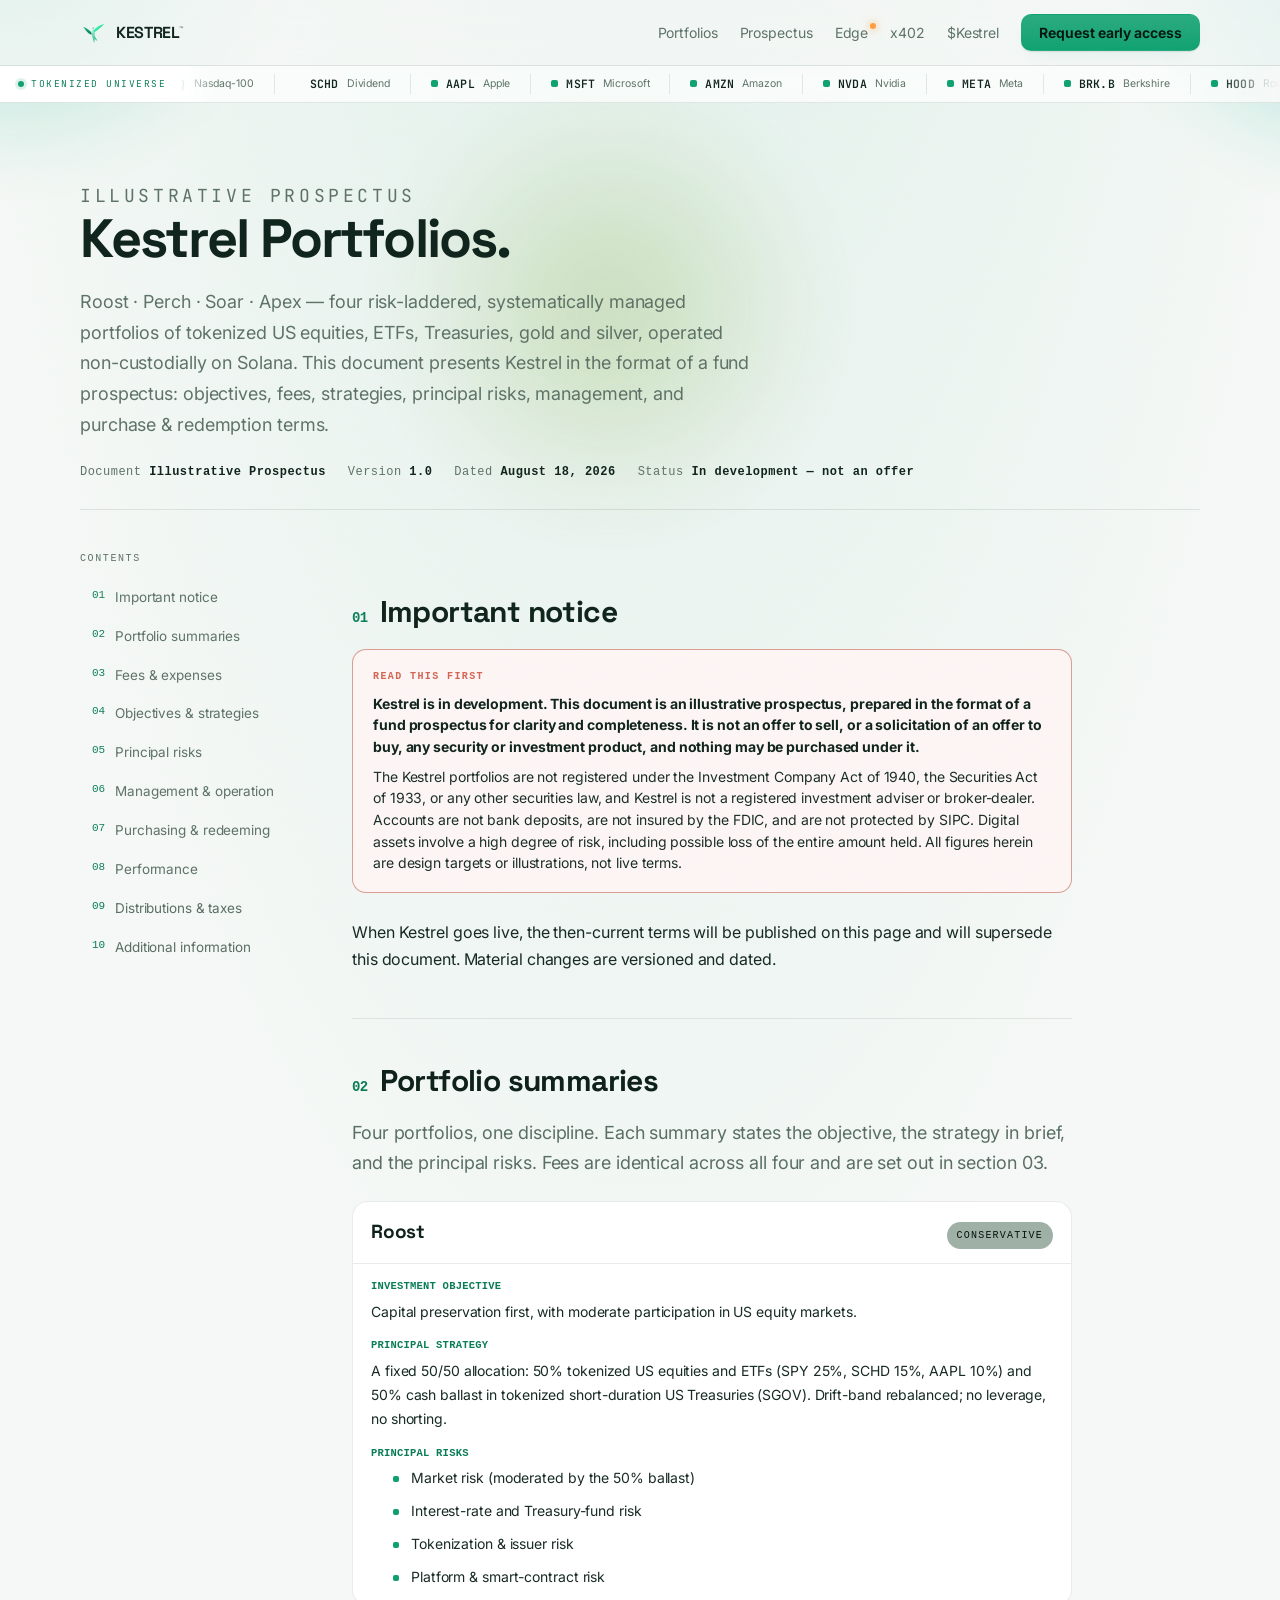
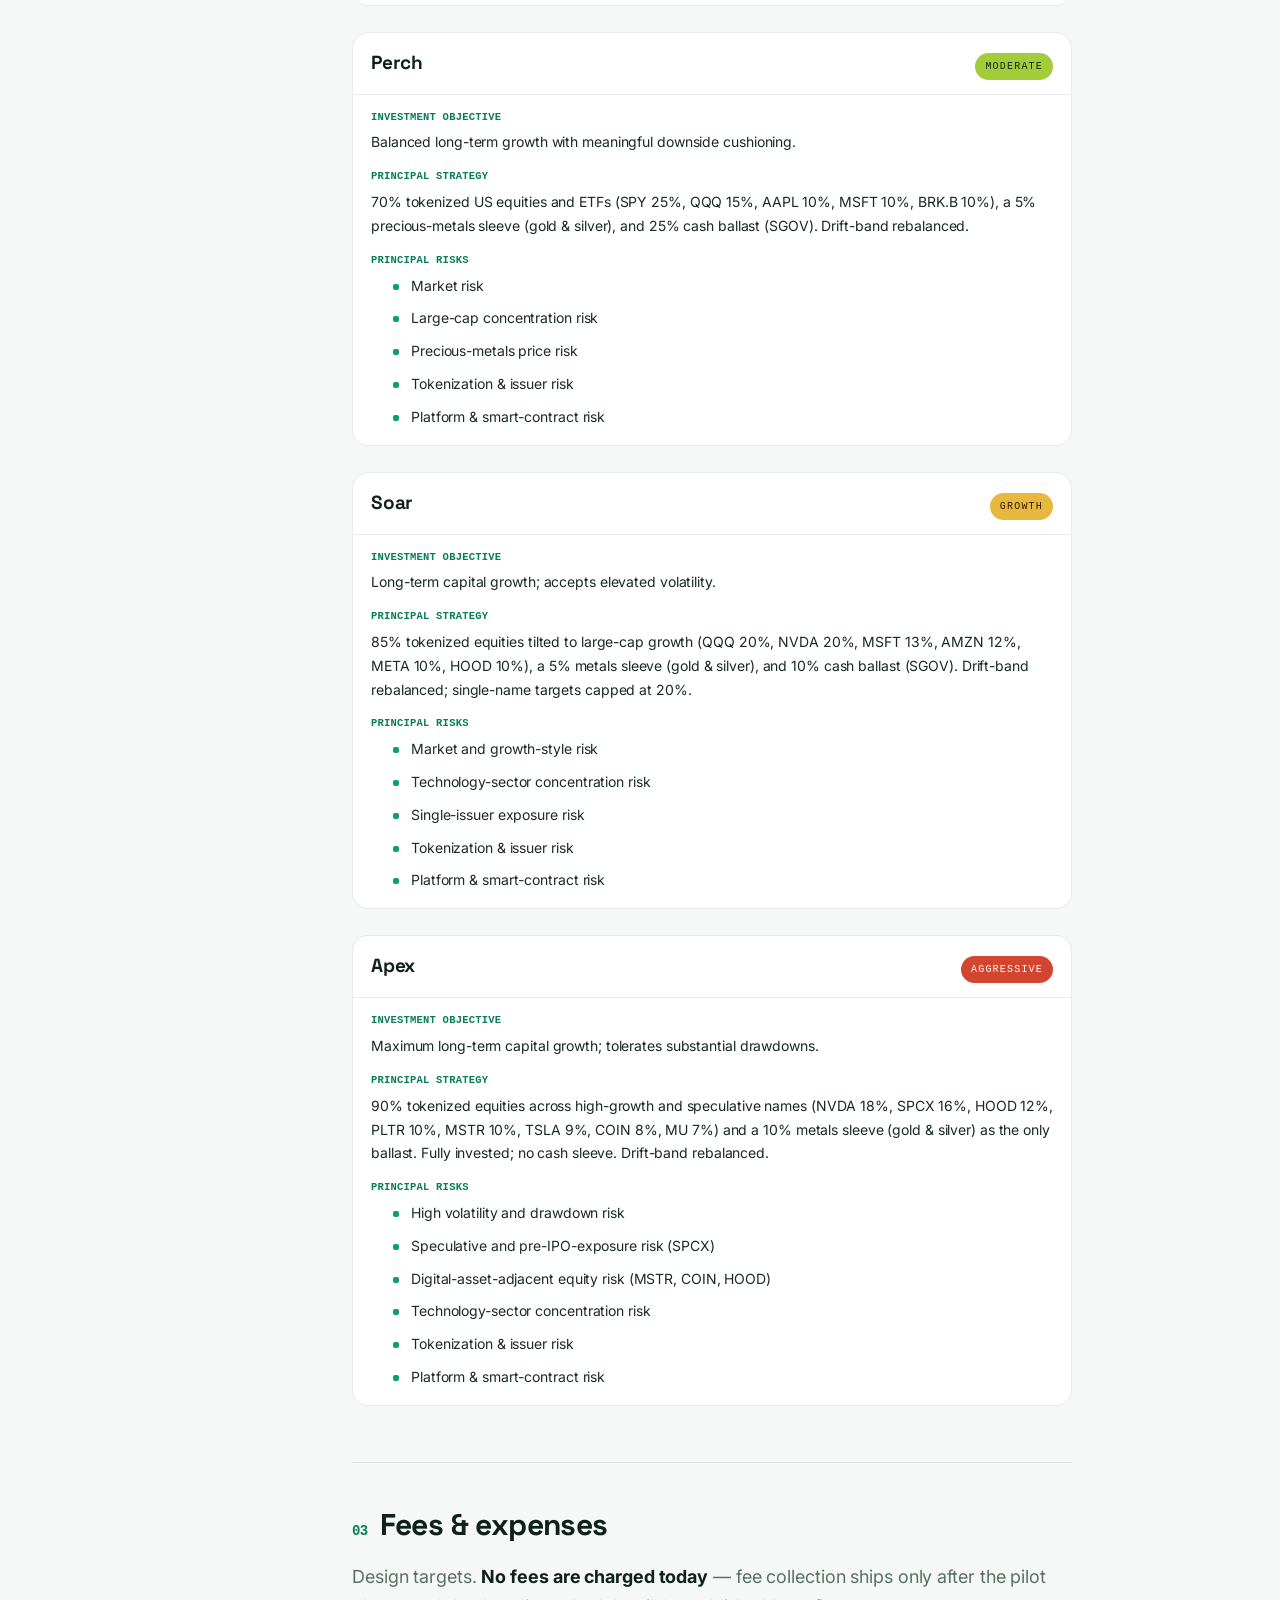
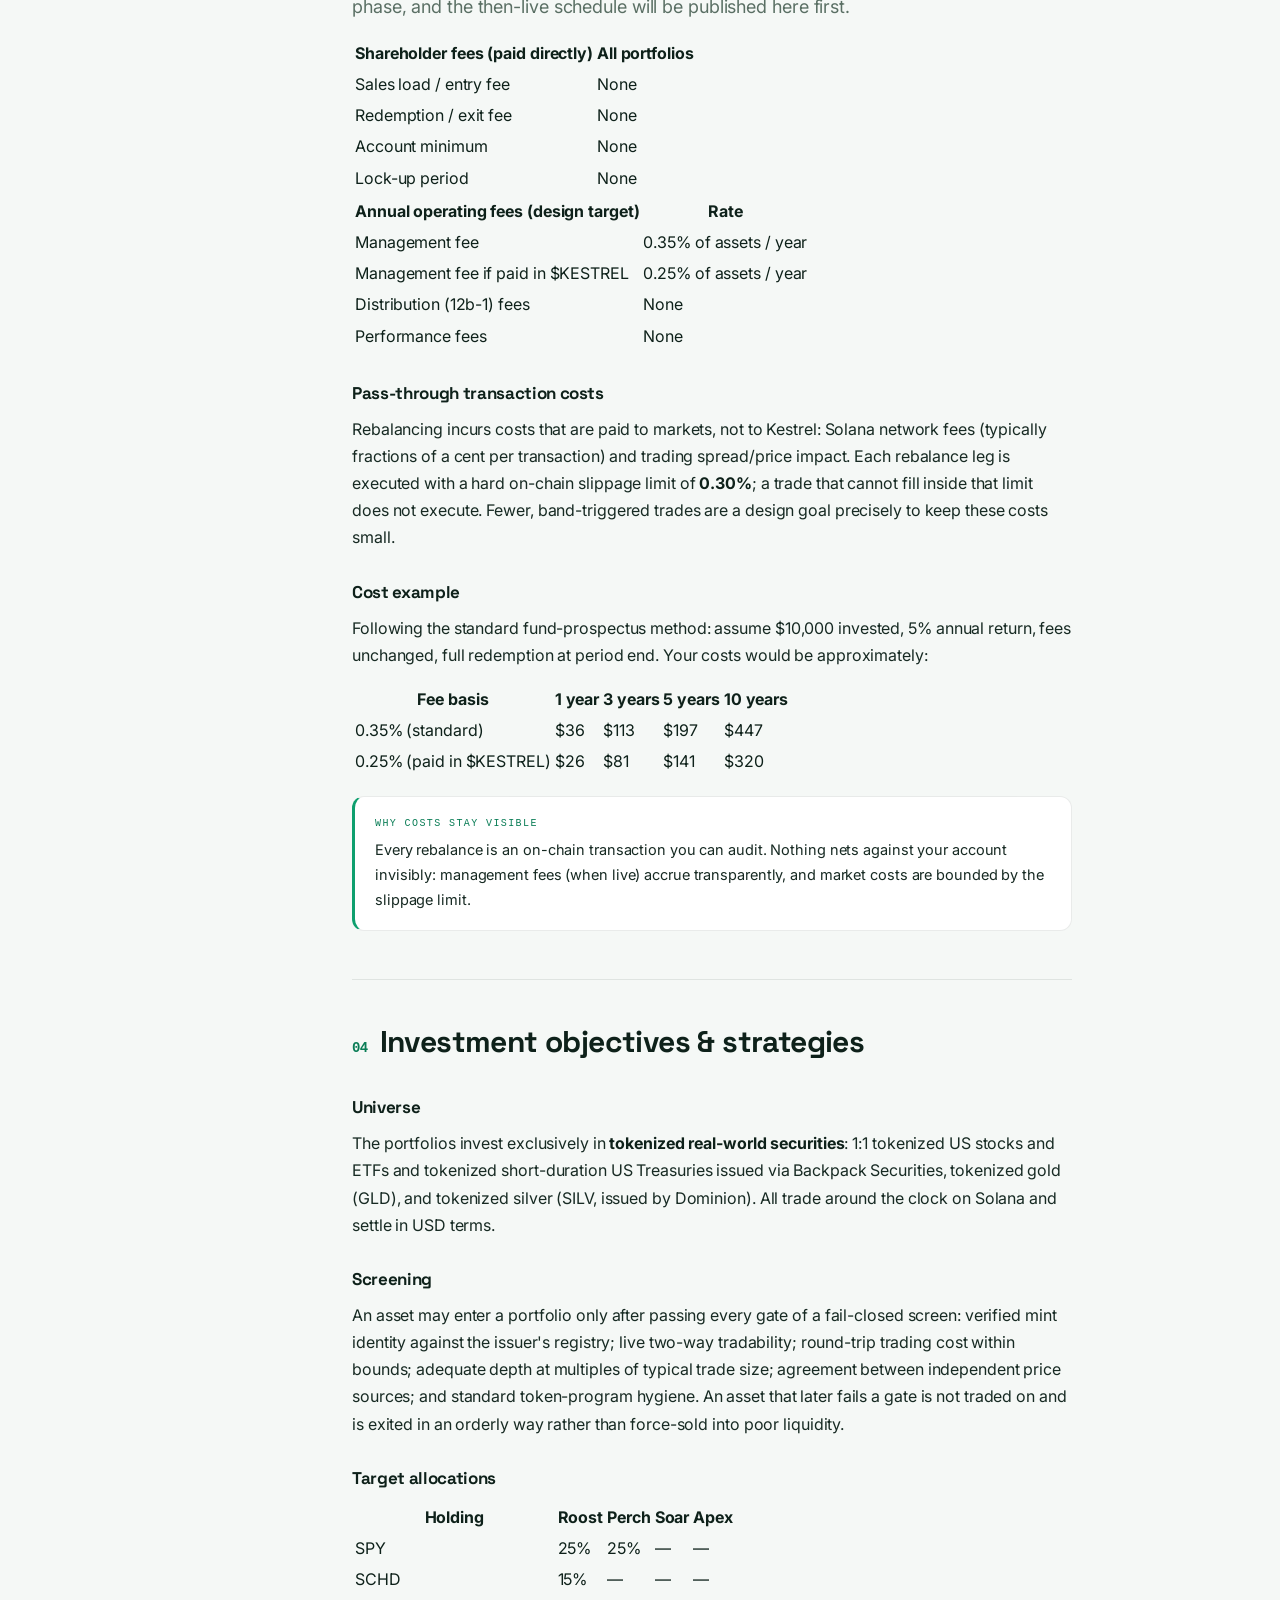
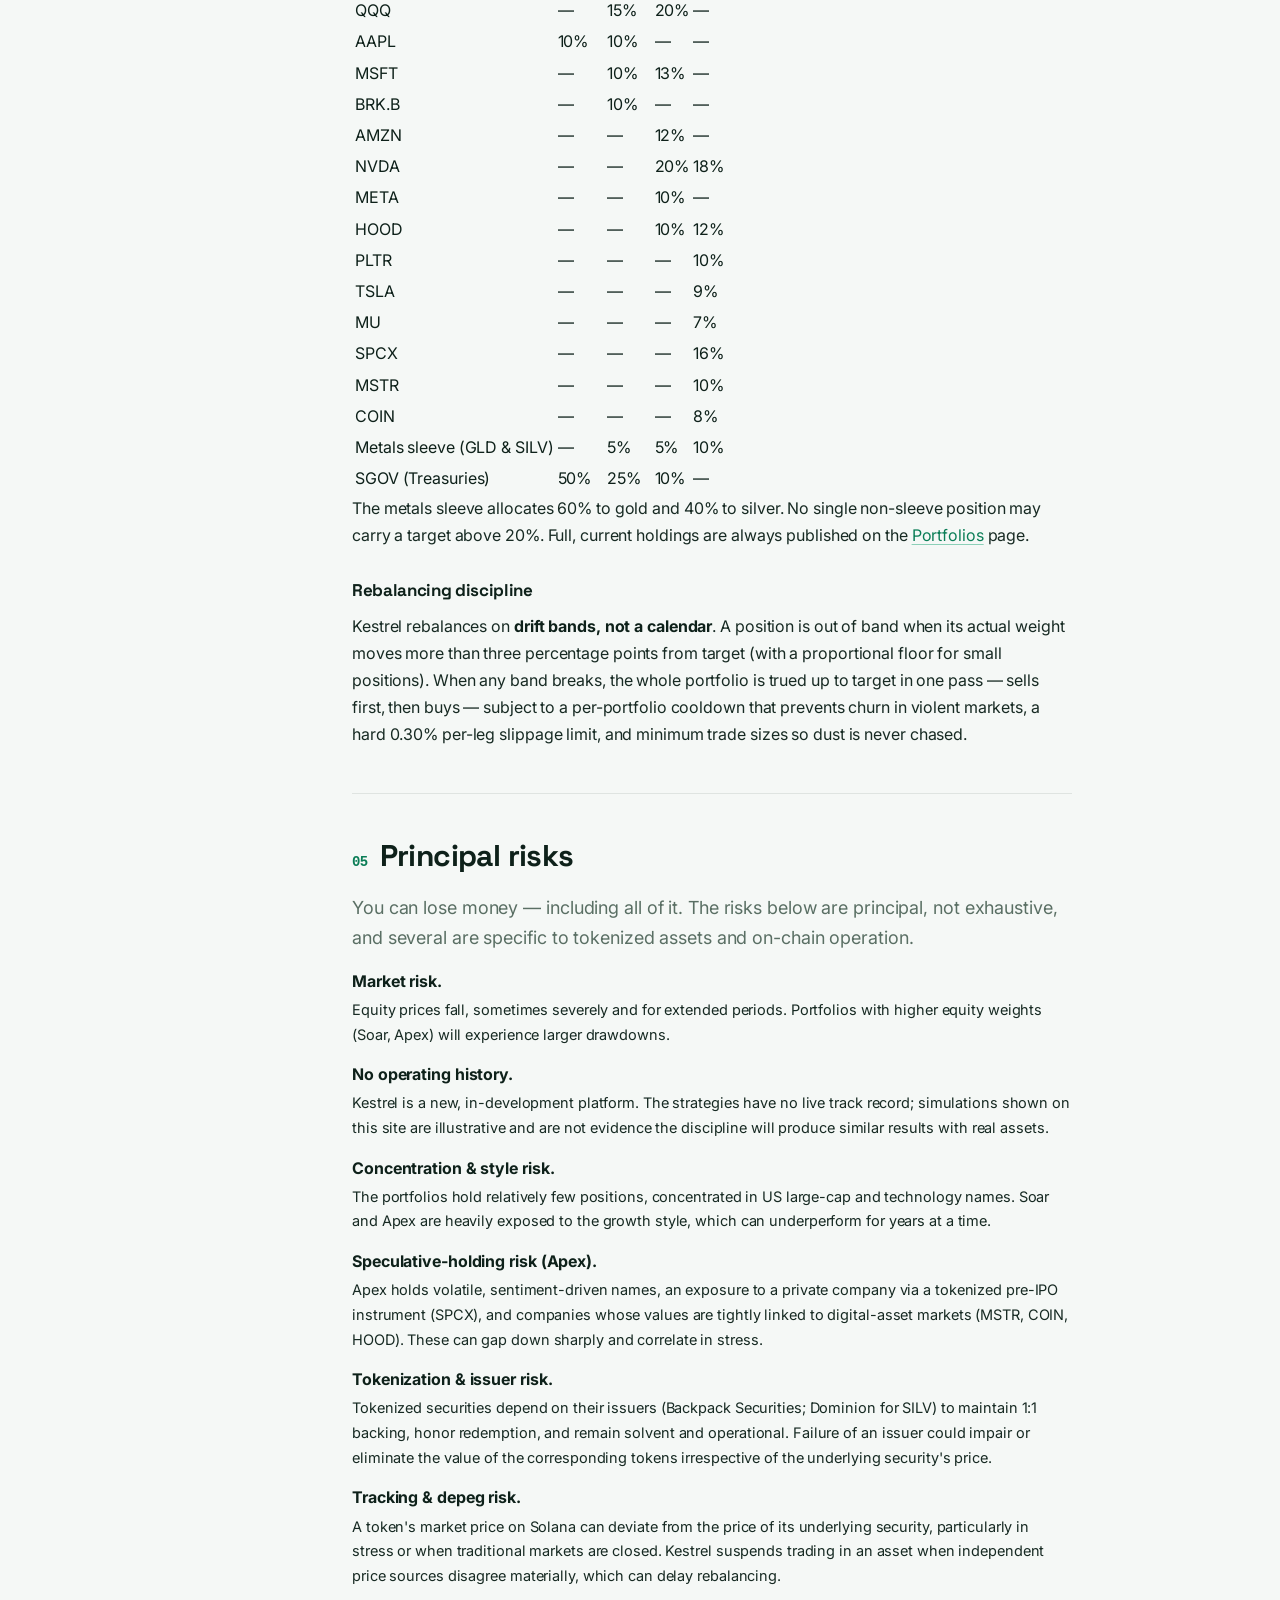
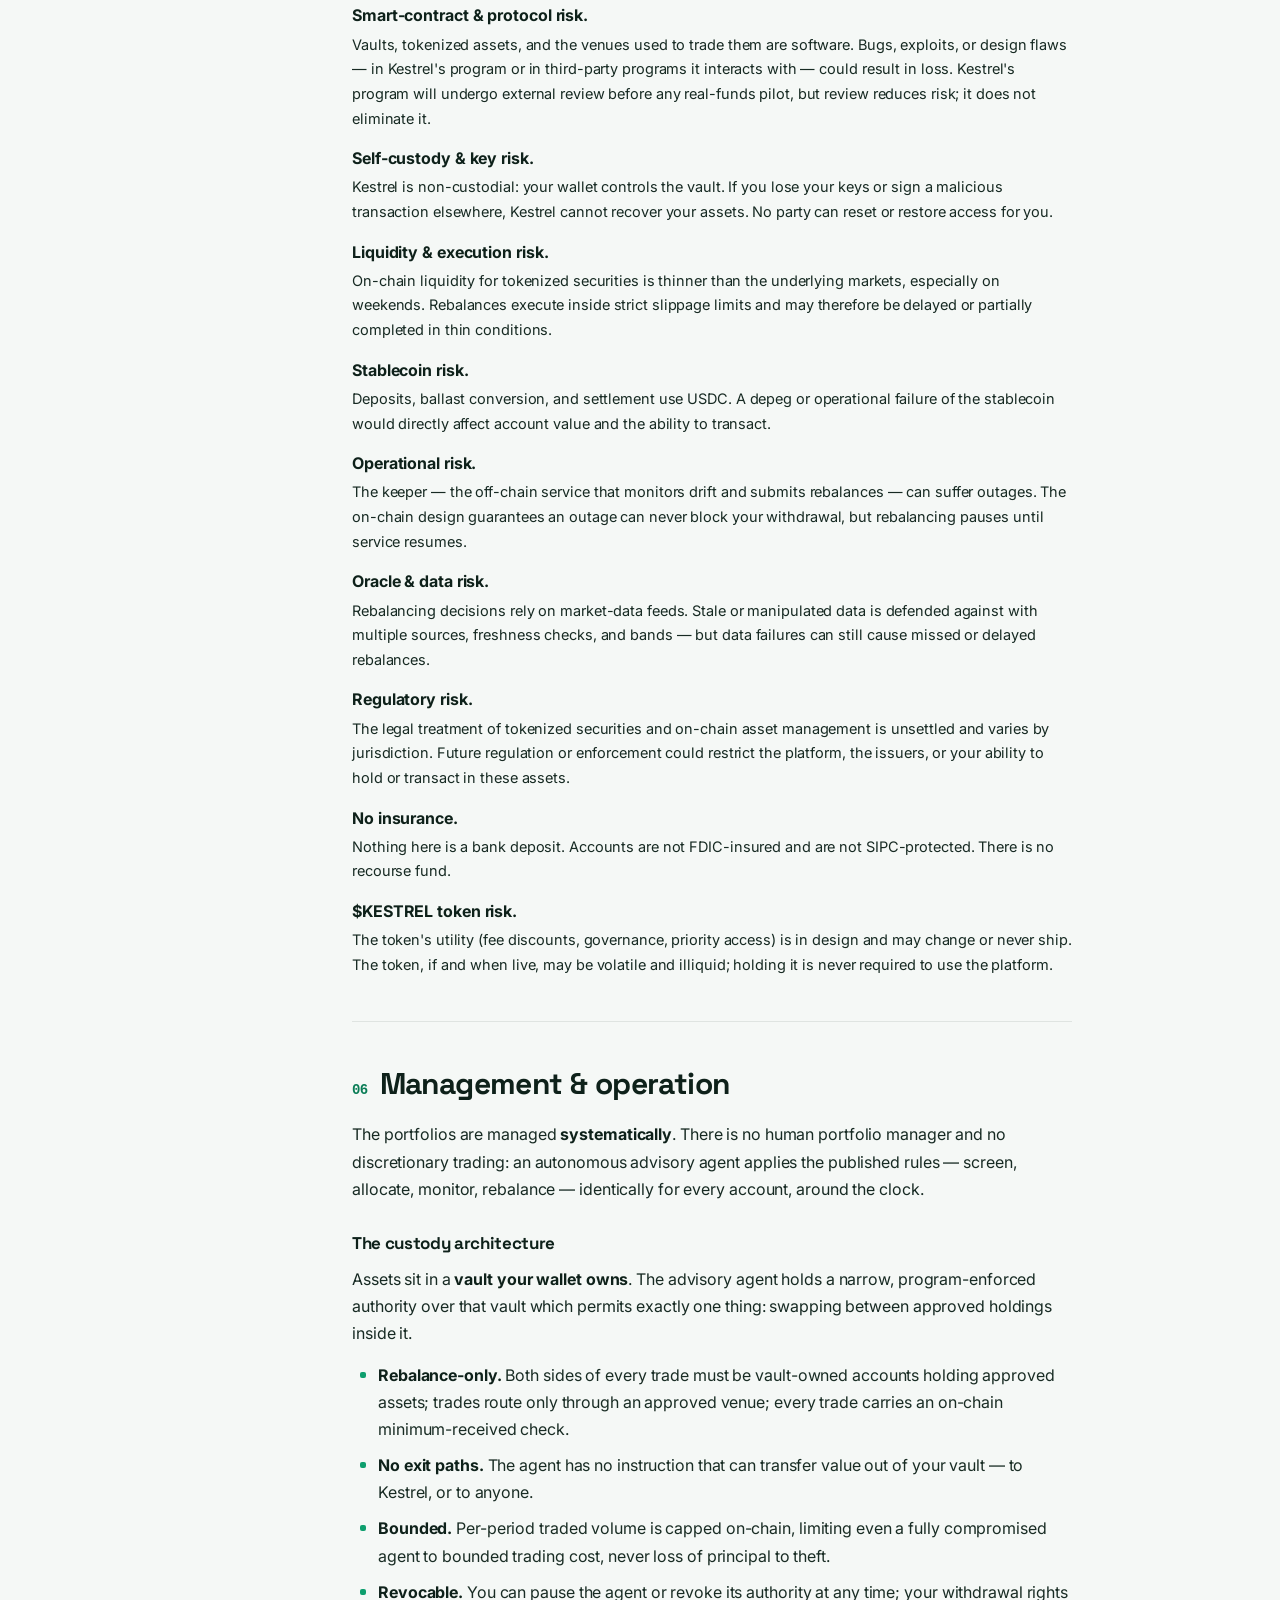
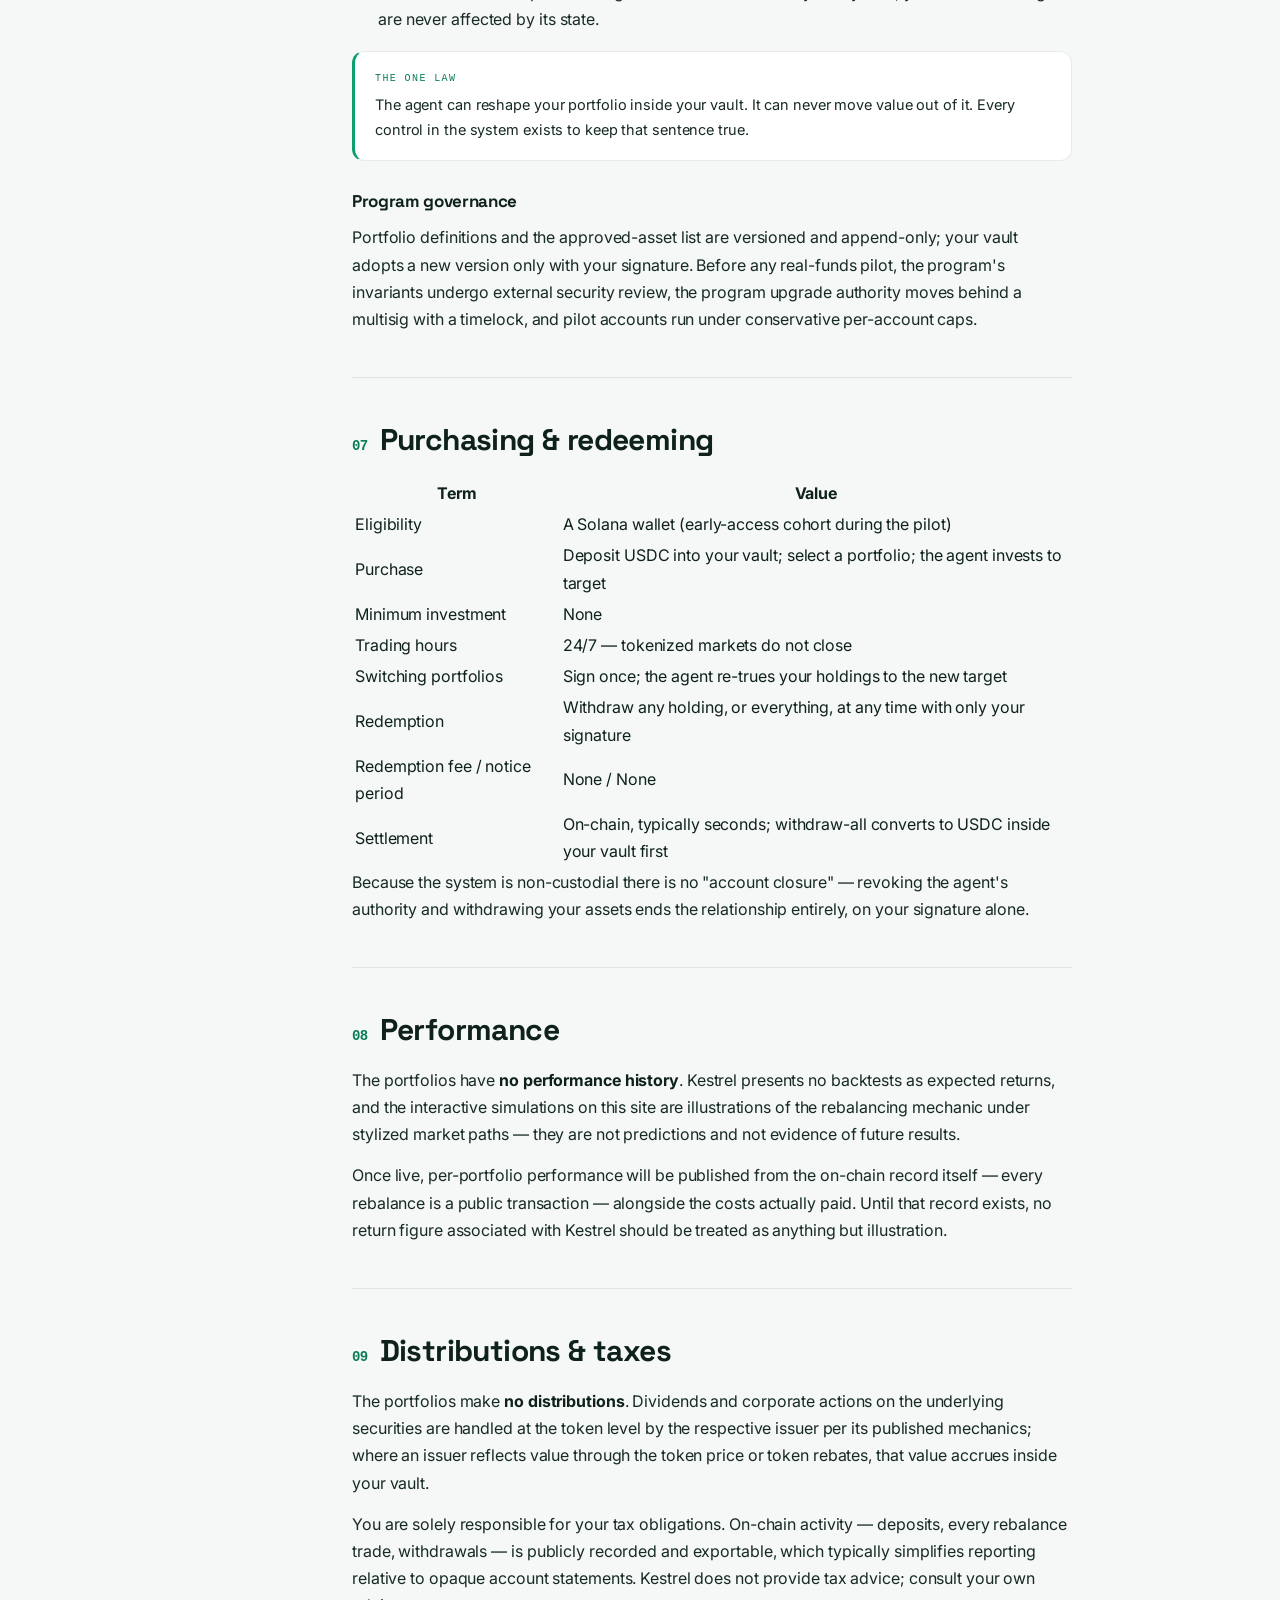
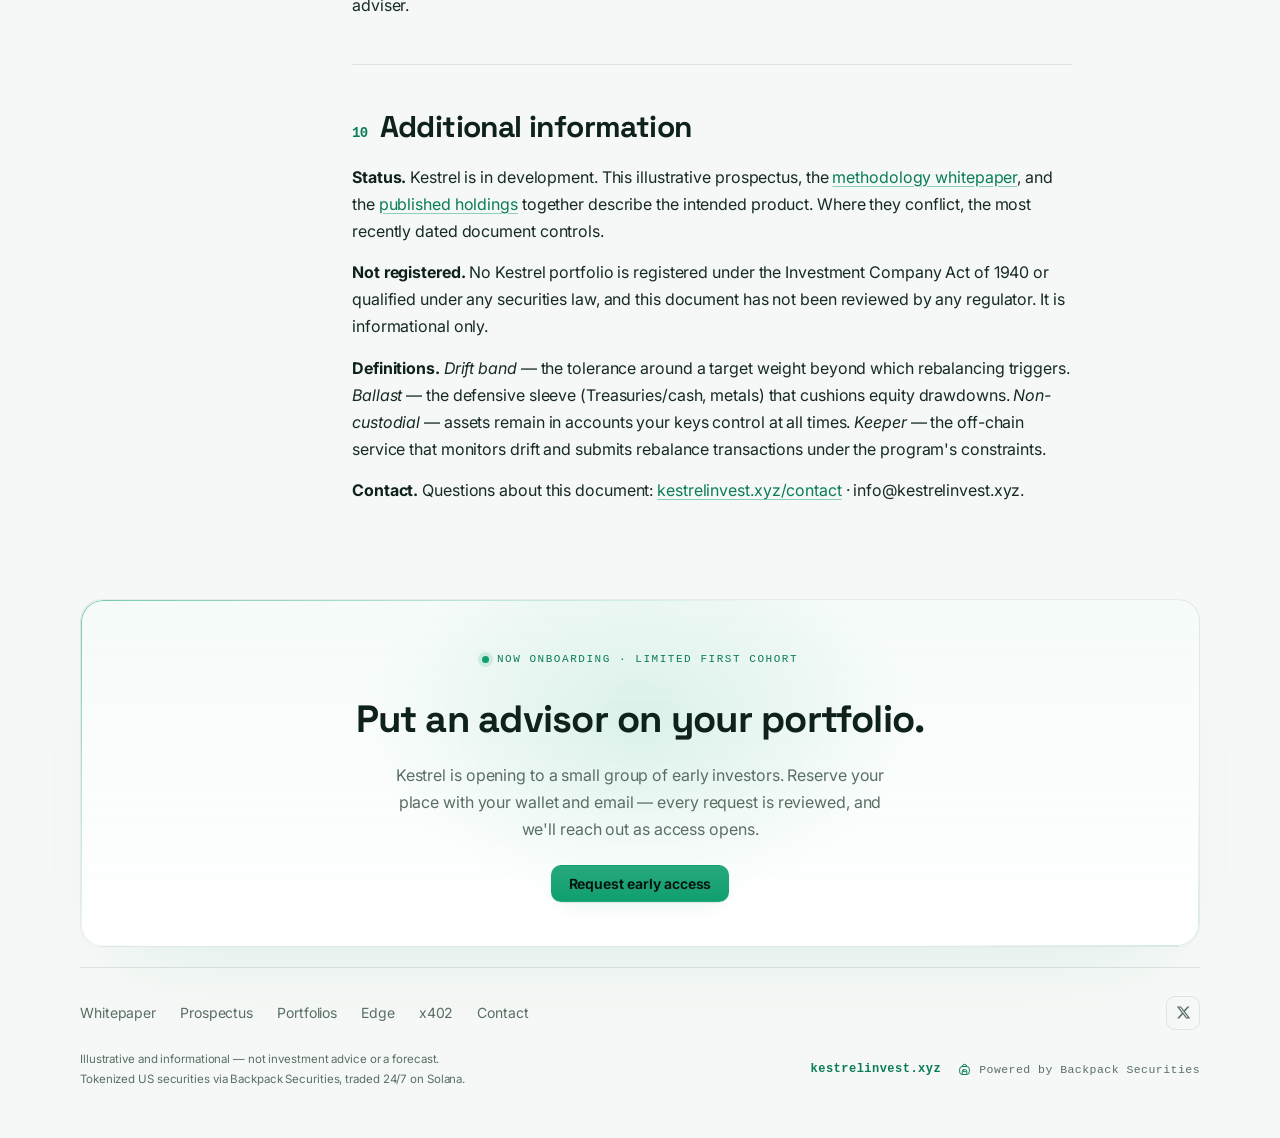
<file: prospectus.html>
<!doctype html>
<html lang="en">
<head>
<meta charset="utf-8">
<meta name="viewport" content="width=device-width, initial-scale=1, viewport-fit=cover">
<title>Prospectus — Kestrel</title>
<meta name="description" content="The Kestrel illustrative prospectus: objectives, fees, strategies, principal risks, management, and purchase & redemption terms for the four Kestrel portfolios — presented in the format of a fund prospectus.">
<link rel="canonical" href="https://kestrelinvest.xyz/prospectus.html">
<meta name="theme-color" content="#0e9f6e" media="(prefers-color-scheme: light)">
<meta name="theme-color" content="#04140d" media="(prefers-color-scheme: dark)">
<meta property="og:type" content="website">
<meta property="og:site_name" content="Kestrel">
<meta property="og:title" content="Prospectus — Kestrel">
<meta property="og:description" content="Objectives, fees, strategies, principal risks, and redemption terms for the four Kestrel portfolios — in the format of a fund prospectus.">
<meta property="og:url" content="https://kestrelinvest.xyz/prospectus.html">
<meta name="twitter:card" content="summary_large_image">
<meta name="twitter:title" content="Prospectus — Kestrel">
<meta name="twitter:description" content="Objectives, fees, strategies, principal risks, and redemption terms for the four Kestrel portfolios.">
<link rel="icon" href="data:image/svg+xml,%3Csvg xmlns='http://www.w3.org/2000/svg' viewBox='0 0 100 100'%3E%3Crect width='100' height='100' rx='22' fill='%230e9f6e'/%3E%3Cg fill='%23eafff4'%3E%3Cpath d='M47 52 C 37 40 27 31 13 26 C 20 40 30 51 43 57 Z'/%3E%3Cpath d='M45 55 C 42 49 43 42 49 38 C 47 35 46 31 49 28 C 52 31 53 35 52 39 C 58 43 60 51 56 60 L 68 82 L 57 73 L 54 88 L 50 71 C 47 66 46 61 45 55 Z'/%3E%3Cpath d='M51 40 C 63 27 76 19 93 15 C 80 28 67 40 55 47 Z'/%3E%3C/g%3E%3C/svg%3E">
<link rel="preconnect" href="https://fonts.googleapis.com">
<link rel="preconnect" href="https://fonts.gstatic.com" crossorigin>
<link rel="stylesheet" href="https://fonts.googleapis.com/css2?family=Inter:wght@400;500;600;700&family=Space+Grotesk:wght@500;600;700&family=JetBrains+Mono:wght@500;600&display=swap">
<style>
  :root {
    --bg:#f5f8f6; --surface:#ffffff; --surface-2:#f0f5f1;
    --ink:#0e211a; --muted:#5a6f64; --line:rgba(14,33,26,.10); --card-line:rgba(14,33,26,.09);
    --accent:#0e9f6e; --accent-ink:#0a7d56; --glow:rgba(14,159,110,.14); --market:#d2604f;
    --cash:#9fb0a6; --gold:#cba52e;
  }
  @media (prefers-color-scheme: dark) {
    :root { --bg:#070c0a; --surface:#0f1713; --surface-2:#131d17; --ink:#e9f2ec; --muted:#83988c;
      --line:rgba(255,255,255,.08); --card-line:rgba(255,255,255,.07);
      --accent:#2ee6a0; --accent-ink:#68f0bd; --glow:rgba(46,230,160,.16); --market:#f2836e; }
  }
  :root[data-theme="light"] { --bg:#f5f8f6; --surface:#ffffff; --surface-2:#f0f5f1; --ink:#0e211a; --muted:#5a6f64; --line:rgba(14,33,26,.10); --card-line:rgba(14,33,26,.09); --accent:#0e9f6e; --accent-ink:#0a7d56; --glow:rgba(14,159,110,.14); --market:#d2604f; }
  :root[data-theme="dark"] { --bg:#070c0a; --surface:#0f1713; --surface-2:#131d17; --ink:#e9f2ec; --muted:#83988c; --line:rgba(255,255,255,.08); --card-line:rgba(255,255,255,.07); --accent:#2ee6a0; --accent-ink:#68f0bd; --glow:rgba(46,230,160,.16); --market:#f2836e; }

  * { box-sizing: border-box; }
  html { scroll-behavior: smooth; }
  body { margin: 0; color: var(--ink); position: relative;
    font: 16px/1.7 ui-sans-serif, system-ui, -apple-system, "Segoe UI", Roboto, sans-serif; -webkit-font-smoothing: antialiased;
    background: radial-gradient(120% 50% at 50% -12%, var(--glow), transparent 52%), var(--bg); }
  .wrap { max-width: 1180px; margin: 0 auto; padding: 0 30px; }
  a { color: inherit; }

  nav { position: sticky; top: 0; z-index: 20; backdrop-filter: blur(12px); background: color-mix(in srgb, var(--bg) 78%, transparent); border-bottom: 1px solid var(--line); }
  .nav-in { max-width: 1180px; margin: 0 auto; padding: 14px 30px; display: flex; align-items: center; gap: 14px; }
  .brand { display: flex; align-items: center; gap: 10px; text-decoration: none; color: inherit; }
  .brand .logo { width: 26px; height: 26px; color: var(--accent); }
  .brand b { font-size: 16px; letter-spacing: 3px; font-weight: 650; }
  .brand .tm { font-size: 8px; font-weight: 600; letter-spacing: 0; vertical-align: super; margin-left: -1px; color: var(--muted); }
  .nav-links { margin-left: auto; display: flex; align-items: center; gap: 22px; }
  .nav-links a { color: var(--muted); text-decoration: none; font-size: 14px; font-family: inherit; }
  .nav-links a:hover { color: var(--ink); }
  .nav-toggle { display: none; margin-left: auto; width: 40px; height: 40px; border: 1px solid var(--card-line); border-radius: 10px; background: var(--surface); cursor: pointer; padding: 0; flex-direction: column; align-items: center; justify-content: center; gap: 4px; }
  .nav-toggle span { display: block; width: 18px; height: 2px; border-radius: 2px; background: var(--ink); transition: transform .2s ease, opacity .2s ease; }
  .nav-toggle[aria-expanded="true"] span:nth-child(1) { transform: translateY(6px) rotate(45deg); }
  .nav-toggle[aria-expanded="true"] span:nth-child(2) { opacity: 0; }
  .nav-toggle[aria-expanded="true"] span:nth-child(3) { transform: translateY(-6px) rotate(-45deg); }
  .btn { display: inline-flex; align-items: center; gap: 7px; border: 1px solid var(--accent); color: var(--accent-ink); background: transparent; padding: 9px 17px; border-radius: 10px; font-size: 14px; font-weight: 600; font-family: inherit; text-decoration: none; cursor: pointer; transition: all .16s ease; }
  .btn:hover { background: var(--accent); color: #04140d; box-shadow: 0 8px 24px var(--glow); }
  .btn.solid { background: linear-gradient(180deg, color-mix(in srgb, var(--accent) 90%, #fff), var(--accent)); color: #04140d; border-color: transparent; font-weight: 650; letter-spacing: -.004em; box-shadow: 0 1px 1px rgba(0,0,0,.10), 0 8px 20px -10px var(--glow); }
  .btn.solid:hover { transform: translateY(-1px); background: linear-gradient(180deg, color-mix(in srgb, var(--accent) 96%, #fff), var(--accent)); box-shadow: 0 2px 4px rgba(0,0,0,.12), 0 14px 30px -10px var(--glow); }
  .btn.solid:active { transform: translateY(0); box-shadow: 0 1px 1px rgba(0,0,0,.10), 0 6px 16px -10px var(--glow); }
  .btn:focus-visible { outline: 2px solid var(--accent-ink); outline-offset: 2px; }
  .eyebrow { font-family: ui-monospace, monospace; font-size: 12px; letter-spacing: .2em; text-transform: uppercase; color: var(--accent-ink); margin: 0 0 16px; }

  /* doc hero */
  .whero { padding: 58px 0 26px; border-bottom: 1px solid var(--line); }
  .whero h1 { margin: 0; font-size: clamp(34px, 5vw, 54px); line-height: 1.04; font-weight: 800; letter-spacing: -.035em; max-width: 16ch; }
  .whero p { margin: 20px 0 0; font-size: 18px; color: var(--muted); max-width: 62ch; }
  .whero .meta { display: flex; flex-wrap: wrap; gap: 10px 22px; margin-top: 22px; font-family: ui-monospace, monospace; font-size: 12px; color: var(--muted); letter-spacing: .04em; }
  .whero .meta b { color: var(--ink); font-weight: 650; }

  /* doc layout */
  .doc { display: grid; grid-template-columns: 220px 1fr; gap: 52px; padding: 40px 0 10px; align-items: start; }
  .toc { position: sticky; top: 84px; }
  .toc .tl { font-family: ui-monospace, monospace; font-size: 10px; letter-spacing: .16em; text-transform: uppercase; color: var(--muted); margin-bottom: 12px; }
  .toc ol { list-style: none; margin: 0; padding: 0; counter-reset: t; display: flex; flex-direction: column; gap: 2px; }
  .toc a { display: flex; gap: 10px; padding: 7px 10px; border-radius: 8px; text-decoration: none; color: var(--muted); font-size: 13.5px; border-left: 2px solid transparent; transition: color .15s ease, background .15s ease; }
  .toc a:hover { color: var(--ink); background: var(--surface); }
  .toc a::before { counter-increment: t; content: counter(t,decimal-leading-zero); font-family: ui-monospace, monospace; font-size: 11px; color: var(--accent-ink); }

  .article { max-width: 720px; min-width: 0; }
  .sec { padding: 14px 0 30px; border-bottom: 1px solid var(--card-line); scroll-margin-top: 84px; }
  .sec:last-of-type { border-bottom: none; }
  .sec > h2 { display: flex; align-items: baseline; gap: 12px; margin: 22px 0 12px; font-size: clamp(23px, 3vw, 30px); font-weight: 750; letter-spacing: -.02em; }
  .sec > h2 .k { font-family: ui-monospace, monospace; font-size: 14px; color: var(--accent-ink); font-weight: 650; }
  .sec h3 { margin: 26px 0 8px; font-size: 17px; font-weight: 700; }
  .sec p { margin: 0 0 14px; color: color-mix(in srgb, var(--ink) 88%, var(--muted)); }
  .sec ul { margin: 0 0 14px; padding-left: 4px; list-style: none; display: flex; flex-direction: column; gap: 9px; }
  .sec ul li { position: relative; padding-left: 22px; color: color-mix(in srgb, var(--ink) 86%, var(--muted)); }
  .sec ul li::before { content: ""; position: absolute; left: 4px; top: 10px; width: 6px; height: 6px; border-radius: 2px; background: var(--accent); }
  .sec strong { color: var(--ink); font-weight: 700; }
  .sec a { color: var(--accent-ink); text-decoration: underline; text-decoration-color: color-mix(in srgb, var(--accent) 45%, transparent); text-underline-offset: 3px; }
  .sec a:hover { text-decoration-color: var(--accent); }
  .lead { font-size: 18px !important; color: var(--muted) !important; }

  .callout { margin: 18px 0; border: 1px solid var(--card-line); border-left: 3px solid var(--accent); border-radius: 12px; background: var(--surface); padding: 18px 20px; }
  .callout .ct { font-family: ui-monospace, monospace; font-size: 10px; letter-spacing: .14em; text-transform: uppercase; color: var(--accent-ink); margin-bottom: 6px; }
  .callout p { margin: 0; font-size: 14.5px; }
  .formula { margin: 18px 0; border: 1px solid var(--card-line); border-radius: 12px; background: var(--surface-2); padding: 18px 20px; font-family: ui-monospace, monospace; font-size: 13.5px; color: var(--ink); overflow-x: auto; }
  .formula .fl { color: var(--muted); font-size: 11px; letter-spacing: .04em; margin-bottom: 8px; text-transform: uppercase; }

  .tt { width: 100%; border-collapse: collapse; margin: 8px 0 16px; font-size: 14px; }
  .tt th, .tt td { text-align: left; padding: 10px 12px; border-bottom: 1px solid var(--card-line); }
  .tt th { font-family: ui-monospace, monospace; font-size: 10px; letter-spacing: .1em; text-transform: uppercase; color: var(--muted); font-weight: 600; }
  .tt td.n { font-family: ui-monospace, monospace; font-variant-numeric: tabular-nums; }
  .tt .pf { font-weight: 700; }
  .tt-wrap { overflow-x: auto; }

  /* shared band + modal + footer */
  .ea-eyebrow { display: inline-flex; align-items: center; gap: 8px; font-family: ui-monospace, monospace; font-size: 11px; letter-spacing: .14em; text-transform: uppercase; color: var(--accent-ink); }
  .ea-eyebrow i { width: 7px; height: 7px; border-radius: 50%; background: var(--accent); box-shadow: 0 0 0 4px var(--glow); }
  .ea-band { margin: 40px 0 8px; }
  .ea-band-in { position: relative; overflow: hidden; border: 1px solid var(--card-line); border-radius: 22px; padding: 44px 40px; text-align: center; background: radial-gradient(120% 140% at 50% -30%, var(--glow), transparent 60%), var(--surface); box-shadow: 0 40px 80px -50px var(--glow); }
  .ea-band h2 { margin: 16px 0 10px; font-size: clamp(26px, 3.4vw, 38px); font-weight: 750; letter-spacing: -.02em; }
  .ea-band p { margin: 0 auto 22px; max-width: 52ch; color: var(--muted); font-size: 16px; }
  .ea-overlay { position: fixed; inset: 0; z-index: 60; display: flex; align-items: center; justify-content: center; padding: 20px; background: color-mix(in srgb, #04140d 55%, transparent); backdrop-filter: blur(6px); animation: eaFade .2s ease; }
  .ea-overlay[hidden] { display: none; }
  @keyframes eaFade { from { opacity: 0; } to { opacity: 1; } }
  .ea-modal { position: relative; width: 100%; max-width: 440px; background: var(--surface); border: 1px solid var(--card-line); border-radius: 20px; padding: 32px 30px 28px; box-shadow: 0 50px 100px -30px rgba(0,0,0,.5); animation: eaRise .25s cubic-bezier(.2,.7,.2,1); max-height: calc(100dvh - 40px); overflow-y: auto; }
  @keyframes eaRise { from { opacity: 0; transform: translateY(14px); } to { opacity: 1; transform: none; } }
  .ea-close { position: absolute; top: 14px; right: 14px; width: 32px; height: 32px; border: none; border-radius: 9px; background: var(--surface-2); color: var(--muted); font-size: 13px; cursor: pointer; }
  .ea-close:hover { color: var(--ink); }
  .ea-modal h2 { margin: 14px 0 8px; font-size: 23px; font-weight: 750; letter-spacing: -.02em; }
  .ea-sub { margin: 0 0 20px; color: var(--muted); font-size: 14px; line-height: 1.5; }
  .ea-field { display: block; margin-bottom: 14px; }
  .ea-lab { display: block; font-size: 12.5px; font-weight: 600; color: var(--ink); margin-bottom: 6px; }
  .ea-field input { width: 100%; padding: 12px 13px; border: 1px solid var(--card-line); border-radius: 11px; background: var(--bg); color: var(--ink); font: inherit; font-size: 15px; transition: border-color .15s ease, box-shadow .15s ease; }
  #eaWallet { font-family: ui-monospace, monospace; font-size: 13.5px; }
  .ea-field input:focus { outline: none; border-color: var(--accent); box-shadow: 0 0 0 3px var(--glow); }
  .ea-field.bad input { border-color: var(--market); }
  .ea-err { display: block; min-height: 15px; margin-top: 5px; font-size: 12px; color: var(--market); }
  .ea-submit { width: 100%; justify-content: center; padding: 13px; margin-top: 4px; font-size: 15px; }
  .ea-submit[disabled] { opacity: .6; cursor: default; }
  .ea-trust { display: flex; align-items: flex-start; gap: 8px; margin: 16px 0 0; font-size: 11.5px; line-height: 1.5; color: var(--muted); }
  .ea-trust svg { flex: none; margin-top: 1px; color: var(--accent-ink); }
  .ea-done { text-align: center; }
  .ea-check { width: 58px; height: 58px; margin: 4px auto 4px; border-radius: 50%; display: flex; align-items: center; justify-content: center; color: #04140d; background: var(--accent); box-shadow: 0 0 0 8px var(--glow); }
  .ea-done .btn { margin-top: 18px; }
  body.ea-lock { overflow: hidden; }

  footer { margin-top: 20px; border-top: 1px solid var(--line); padding: 28px 0 52px; display: flex; flex-direction: column; gap: 20px; }
  footer .cap { color: var(--muted); font-size: 11.5px; max-width: 56ch; }
  .foot-links { display: flex; flex-wrap: wrap; align-items: center; gap: 12px 24px; }
  .foot-links a { color: var(--muted); text-decoration: none; font-size: 14px; }
  .foot-links a:hover { color: var(--ink); }
  .foot-contact { margin-left: auto; display: inline-flex; align-items: center; gap: 12px; }
  .foot-contact .btn { padding: 8px 15px; }
  .foot-x { display: inline-flex; width: 34px; height: 34px; align-items: center; justify-content: center; border: 1px solid var(--card-line); border-radius: 9px; color: var(--ink); transition: border-color .15s ease, background .15s ease; }
  .foot-x:hover { border-color: var(--accent); }
  .foot-x svg { width: 15px; height: 15px; }
  .foot-bottom { display: flex; justify-content: space-between; gap: 16px; flex-wrap: wrap; align-items: center; }
  .foot-meta { display: inline-flex; align-items: center; gap: 16px; flex-wrap: wrap; }
  .foot-dom { font-family: ui-monospace, monospace; font-size: 12px; letter-spacing: .04em; color: var(--accent-ink); text-decoration: none; font-weight: 600; }
  .bpbadge { display: inline-flex; align-items: center; gap: 7px; font-family: ui-monospace, monospace; font-size: 11.5px; letter-spacing: .04em; color: var(--muted); }
  .bpbadge .bp { width: 15px; height: 15px; color: var(--accent-ink); flex: none; }

  @media (max-width: 900px) {
    .doc { grid-template-columns: 1fr; gap: 20px; }
    .toc { position: static; border: 1px solid var(--card-line); border-radius: 14px; padding: 16px; background: var(--surface); }
    .toc ol { flex-flow: row wrap; gap: 6px 8px; }
    .toc a { border: 1px solid var(--card-line); border-radius: 8px; }
  }
  @media (max-width: 680px) {
    .wrap { padding: 0 18px; }
    .nav-in { padding: 12px 18px; gap: 10px; position: relative; }
    .nav-toggle { display: flex; }
    .nav-links { position: absolute; top: calc(100% + 1px); left: 0; right: 0; margin: 0; flex-direction: column; align-items: stretch; gap: 0; background: var(--surface); border-bottom: 1px solid var(--line); box-shadow: 0 20px 40px -24px var(--glow); padding: 8px 18px 16px; display: none; }
    .nav-links.open { display: flex; }
    .nav-links a { padding: 13px 4px; font-size: 15px; border-bottom: 1px solid var(--card-line); }
    .nav-links .btn { margin-top: 12px; justify-content: center; padding: 12px; }
    .whero { padding: 40px 0 22px; }
    .ea-band-in { padding: 30px 20px; border-radius: 18px; }
    .ea-overlay { padding: 12px; align-items: flex-end; }
    .ea-modal { padding: 26px 20px 22px; border-radius: 18px 18px 16px 16px; }
  }
  @media (prefers-reduced-motion: reduce) { html { scroll-behavior: auto; } }
  /* prospectus extras */
  .notice { margin: 0 0 26px; border: 1.5px solid color-mix(in srgb, var(--market) 55%, var(--card-line)); border-radius: 14px; background: color-mix(in srgb, var(--market) 6%, var(--surface)); padding: 18px 20px; }
  .notice .nt { font-family: ui-monospace, monospace; font-size: 10px; letter-spacing: .14em; text-transform: uppercase; color: var(--market); margin-bottom: 8px; font-weight: 700; }
  .notice p { margin: 0; font-size: 14px; line-height: 1.55; }
  .notice p + p { margin-top: 8px; }
  .fs { margin: 22px 0 26px; border: 1px solid var(--card-line); border-radius: 16px; background: var(--surface); overflow: hidden; }
  .fs .fsh { display: flex; align-items: baseline; justify-content: space-between; gap: 10px; padding: 14px 18px; border-bottom: 1px solid var(--card-line); }
  .fs .fsh h3 { margin: 0; font-size: 19px; font-weight: 700; letter-spacing: -.01em; }
  .fs .fsh .pf-tag { font-family: ui-monospace, monospace; font-size: 10px; letter-spacing: .12em; text-transform: uppercase; padding: 5px 10px; border-radius: 99px; }
  .fs .fsb { padding: 14px 18px 16px; }
  .fs .fsb h4 { margin: 12px 0 4px; font-size: 13px; font-weight: 700; letter-spacing: .02em; text-transform: uppercase; color: var(--accent-ink); font-family: ui-monospace, monospace; font-size: 10.5px; }
  .fs .fsb h4:first-child { margin-top: 0; }
  .fs .fsb p, .fs .fsb li { font-size: 14px; }
  .fs .fsb ul { margin: 4px 0 0 18px; padding: 0; }
  .r1 { color:#04140d; background: var(--cash); } .r2 { color:#0e2b12; background:#a3cc3a; }
  .r3 { color:#3a1c04; background:#e6b93e; } .r4 { color:#fff; background:#d2452f; }
  .rk { margin: 14px 0; }
  .rk b { display: block; margin-bottom: 3px; }
  .rk p { margin: 0; font-size: 14.5px; }

  .edge-navlink{position:relative}
  .edge-navdot{position:absolute;top:2px;right:-8px;width:6px;height:6px;border-radius:50%;background:#ff9a3d;display:inline-block;box-shadow:0 0 8px #ff9a3d}
</style>
<link rel="stylesheet" href="elevate.css">

<svg width="0" height="0" style="position:absolute" aria-hidden="true">
  <defs>
    <linearGradient id="kxNear" x1="0" y1="0" x2="1" y2="1"><stop offset="0" stop-color="#9dffdd"/><stop offset=".5" stop-color="#2ee6a0"/><stop offset="1" stop-color="#0e9f6e"/></linearGradient>
    <linearGradient id="kxFar" x1="0" y1="0" x2="1" y2="1"><stop offset="0" stop-color="#15b884"/><stop offset="1" stop-color="#0a7047"/></linearGradient>
    <linearGradient id="kxBod" x1="0" y1="0" x2="0" y2="1"><stop offset="0" stop-color="#c7ffee"/><stop offset="1" stop-color="#12b07d"/></linearGradient>
  </defs>
  <symbol id="kestrel" viewBox="0 0 100 100">
    <path fill="url(#kxFar)" d="M47 52 C 37 40 27 31 13 26 C 20 40 30 51 43 57 Z"/>
    <path fill="url(#kxBod)" d="M45 55 C 42 49 43 42 49 38 C 47 35 46 31 49 28 C 52 31 53 35 52 39 C 58 43 60 51 56 60 L 68 82 L 57 73 L 54 88 L 50 71 C 47 66 46 61 45 55 Z"/>
    <path fill="url(#kxNear)" d="M51 40 C 63 27 76 19 93 15 C 80 28 67 40 55 47 Z"/>
    <path fill="#2ee6a0" opacity=".75" d="M72 25 C 80 20 86 18 92 16 C 85 23 77 29 69 34 Z"/>
    <circle cx="50.5" cy="31" r="1.8" fill="#0a1712"/>
  </symbol>
  <symbol id="bp" viewBox="0 0 24 24" fill="none" stroke="currentColor" stroke-width="1.6" stroke-linecap="round" stroke-linejoin="round">
    <path d="M8.5 7.2 a3.5 3.5 0 0 1 7 0"/><rect x="4.2" y="7.2" width="15.6" height="12.8" rx="4.4"/><rect x="8.4" y="12.4" width="7.2" height="7.6" rx="2"/><line x1="10.4" y1="15.4" x2="13.6" y2="15.4"/>
  </symbol>
</svg>

<nav>
  <div class="nav-in">
    <a class="brand" href="index.html"><svg class="logo"><use href="#kestrel"/></svg><b>KESTREL<span class="tm">&#8482;</span></b></a>
    <button class="nav-toggle" id="navToggle" type="button" aria-label="Open menu" aria-expanded="false"><span></span><span></span><span></span></button>
    <div class="nav-links" id="navLinks">
      <a href="portfolios.html">Portfolios</a>
      <a href="prospectus.html">Prospectus</a>
      <a href="edge.html" class="edge-navlink">Edge<i class="edge-navdot"></i></a>
      <a href="x402.html">x402</a>
      <a href="https://pump.fun/coin/G9ALRz5jtq6wG7dijjsb1TvkGatwPNcnhbAGECVQpump" id="tokenLink" target="_blank" rel="noopener">$Kestrel</a>
      <button class="btn solid js-ea" type="button">Request early access</button>
    </div>
  </div>
</nav>

<div class="wrap">
  <header class="whero">
    <p class="eyebrow">Illustrative Prospectus</p>
    <h1>Kestrel Portfolios.</h1>
    <p>Roost &middot; Perch &middot; Soar &middot; Apex &mdash; four risk-laddered, systematically managed portfolios of tokenized US equities, ETFs, Treasuries, gold and silver, operated non-custodially on Solana. This document presents Kestrel in the format of a fund prospectus: objectives, fees, strategies, principal risks, management, and purchase &amp; redemption terms.</p>
    <div class="meta"><span>Document <b>Illustrative Prospectus</b></span><span>Version <b>1.0</b></span><span>Dated <b>August 18, 2026</b></span><span>Status <b>In development &mdash; not an offer</b></span></div>
  </header>

  <div class="doc">
    <aside class="toc">
      <div class="tl">Contents</div>
      <ol>
        <li><a href="#notice">Important notice</a></li>
        <li><a href="#summaries">Portfolio summaries</a></li>
        <li><a href="#fees">Fees &amp; expenses</a></li>
        <li><a href="#strategies">Objectives &amp; strategies</a></li>
        <li><a href="#risks">Principal risks</a></li>
        <li><a href="#management">Management &amp; operation</a></li>
        <li><a href="#purchase">Purchasing &amp; redeeming</a></li>
        <li><a href="#performance">Performance</a></li>
        <li><a href="#tax">Distributions &amp; taxes</a></li>
        <li><a href="#additional">Additional information</a></li>
      </ol>
    </aside>

    <article class="article">

      <section class="sec" id="notice">
        <h2><span class="k">01</span>Important notice</h2>
        <div class="notice">
          <div class="nt">Read this first</div>
          <p><strong>Kestrel is in development. This document is an illustrative prospectus, prepared in the format of a fund prospectus for clarity and completeness. It is not an offer to sell, or a solicitation of an offer to buy, any security or investment product, and nothing may be purchased under it.</strong></p>
          <p>The Kestrel portfolios are not registered under the Investment Company Act of 1940, the Securities Act of 1933, or any other securities law, and Kestrel is not a registered investment adviser or broker-dealer. Accounts are not bank deposits, are not insured by the FDIC, and are not protected by SIPC. Digital assets involve a high degree of risk, including possible loss of the entire amount held. All figures herein are design targets or illustrations, not live terms.</p>
        </div>
        <p>When Kestrel goes live, the then-current terms will be published on this page and will supersede this document. Material changes are versioned and dated.</p>
      </section>

      <section class="sec" id="summaries">
        <h2><span class="k">02</span>Portfolio summaries</h2>
        <p class="lead">Four portfolios, one discipline. Each summary states the objective, the strategy in brief, and the principal risks. Fees are identical across all four and are set out in section 03.</p>

        <div class="fs">
          <div class="fsh"><h3>Roost</h3><span class="pf-tag r1">Conservative</span></div>
          <div class="fsb">
            <h4>Investment objective</h4>
            <p>Capital preservation first, with moderate participation in US equity markets.</p>
            <h4>Principal strategy</h4>
            <p>A fixed 50/50 allocation: 50% tokenized US equities and ETFs (SPY 25%, SCHD 15%, AAPL 10%) and 50% cash ballast in tokenized short-duration US Treasuries (SGOV). Drift-band rebalanced; no leverage, no shorting.</p>
            <h4>Principal risks</h4>
            <ul><li>Market risk (moderated by the 50% ballast)</li><li>Interest-rate and Treasury-fund risk</li><li>Tokenization &amp; issuer risk</li><li>Platform &amp; smart-contract risk</li></ul>
          </div>
        </div>

        <div class="fs">
          <div class="fsh"><h3>Perch</h3><span class="pf-tag r2">Moderate</span></div>
          <div class="fsb">
            <h4>Investment objective</h4>
            <p>Balanced long-term growth with meaningful downside cushioning.</p>
            <h4>Principal strategy</h4>
            <p>70% tokenized US equities and ETFs (SPY 25%, QQQ 15%, AAPL 10%, MSFT 10%, BRK.B 10%), a 5% precious-metals sleeve (gold &amp; silver), and 25% cash ballast (SGOV). Drift-band rebalanced.</p>
            <h4>Principal risks</h4>
            <ul><li>Market risk</li><li>Large-cap concentration risk</li><li>Precious-metals price risk</li><li>Tokenization &amp; issuer risk</li><li>Platform &amp; smart-contract risk</li></ul>
          </div>
        </div>

        <div class="fs">
          <div class="fsh"><h3>Soar</h3><span class="pf-tag r3">Growth</span></div>
          <div class="fsb">
            <h4>Investment objective</h4>
            <p>Long-term capital growth; accepts elevated volatility.</p>
            <h4>Principal strategy</h4>
            <p>85% tokenized equities tilted to large-cap growth (QQQ 20%, NVDA 20%, MSFT 13%, AMZN 12%, META 10%, HOOD 10%), a 5% metals sleeve (gold &amp; silver), and 10% cash ballast (SGOV). Drift-band rebalanced; single-name targets capped at 20%.</p>
            <h4>Principal risks</h4>
            <ul><li>Market and growth-style risk</li><li>Technology-sector concentration risk</li><li>Single-issuer exposure risk</li><li>Tokenization &amp; issuer risk</li><li>Platform &amp; smart-contract risk</li></ul>
          </div>
        </div>

        <div class="fs">
          <div class="fsh"><h3>Apex</h3><span class="pf-tag r4">Aggressive</span></div>
          <div class="fsb">
            <h4>Investment objective</h4>
            <p>Maximum long-term capital growth; tolerates substantial drawdowns.</p>
            <h4>Principal strategy</h4>
            <p>90% tokenized equities across high-growth and speculative names (NVDA 18%, SPCX 16%, HOOD 12%, PLTR 10%, MSTR 10%, TSLA 9%, COIN 8%, MU 7%) and a 10% metals sleeve (gold &amp; silver) as the only ballast. Fully invested; no cash sleeve. Drift-band rebalanced.</p>
            <h4>Principal risks</h4>
            <ul><li>High volatility and drawdown risk</li><li>Speculative and pre-IPO-exposure risk (SPCX)</li><li>Digital-asset-adjacent equity risk (MSTR, COIN, HOOD)</li><li>Technology-sector concentration risk</li><li>Tokenization &amp; issuer risk</li><li>Platform &amp; smart-contract risk</li></ul>
          </div>
        </div>
      </section>

      <section class="sec" id="fees">
        <h2><span class="k">03</span>Fees &amp; expenses</h2>
        <p class="lead">Design targets. <strong>No fees are charged today</strong> — fee collection ships only after the pilot phase, and the then-live schedule will be published here first.</p>
        <table>
          <thead><tr><th>Shareholder fees (paid directly)</th><th>All portfolios</th></tr></thead>
          <tbody>
            <tr><td>Sales load / entry fee</td><td class="n">None</td></tr>
            <tr><td>Redemption / exit fee</td><td class="n">None</td></tr>
            <tr><td>Account minimum</td><td class="n">None</td></tr>
            <tr><td>Lock-up period</td><td class="n">None</td></tr>
          </tbody>
        </table>
        <table>
          <thead><tr><th>Annual operating fees (design target)</th><th>Rate</th></tr></thead>
          <tbody>
            <tr><td>Management fee</td><td class="n">0.35% of assets / year</td></tr>
            <tr><td>Management fee if paid in $KESTREL</td><td class="n">0.25% of assets / year</td></tr>
            <tr><td>Distribution (12b-1) fees</td><td class="n">None</td></tr>
            <tr><td>Performance fees</td><td class="n">None</td></tr>
          </tbody>
        </table>
        <h3>Pass-through transaction costs</h3>
        <p>Rebalancing incurs costs that are paid to markets, not to Kestrel: Solana network fees (typically fractions of a cent per transaction) and trading spread/price impact. Each rebalance leg is executed with a hard on-chain slippage limit of <strong>0.30%</strong>; a trade that cannot fill inside that limit does not execute. Fewer, band-triggered trades are a design goal precisely to keep these costs small.</p>
        <h3>Cost example</h3>
        <p>Following the standard fund-prospectus method: assume $10,000 invested, 5% annual return, fees unchanged, full redemption at period end. Your costs would be approximately:</p>
        <table>
          <thead><tr><th>Fee basis</th><th>1 year</th><th>3 years</th><th>5 years</th><th>10 years</th></tr></thead>
          <tbody>
            <tr><td>0.35% (standard)</td><td class="n">$36</td><td class="n">$113</td><td class="n">$197</td><td class="n">$447</td></tr>
            <tr><td>0.25% (paid in $KESTREL)</td><td class="n">$26</td><td class="n">$81</td><td class="n">$141</td><td class="n">$320</td></tr>
          </tbody>
        </table>
        <div class="callout"><div class="ct">Why costs stay visible</div><p>Every rebalance is an on-chain transaction you can audit. Nothing nets against your account invisibly: management fees (when live) accrue transparently, and market costs are bounded by the slippage limit.</p></div>
      </section>

      <section class="sec" id="strategies">
        <h2><span class="k">04</span>Investment objectives &amp; strategies</h2>
        <h3>Universe</h3>
        <p>The portfolios invest exclusively in <strong>tokenized real-world securities</strong>: 1:1 tokenized US stocks and ETFs and tokenized short-duration US Treasuries issued via Backpack Securities, tokenized gold (GLD), and tokenized silver (SILV, issued by Dominion). All trade around the clock on Solana and settle in USD terms.</p>
        <h3>Screening</h3>
        <p>An asset may enter a portfolio only after passing every gate of a fail-closed screen: verified mint identity against the issuer's registry; live two-way tradability; round-trip trading cost within bounds; adequate depth at multiples of typical trade size; agreement between independent price sources; and standard token-program hygiene. An asset that later fails a gate is not traded on and is exited in an orderly way rather than force-sold into poor liquidity.</p>
        <h3>Target allocations</h3>
        <table>
          <thead><tr><th>Holding</th><th>Roost</th><th>Perch</th><th>Soar</th><th>Apex</th></tr></thead>
          <tbody>
            <tr><td>SPY</td><td class="n">25%</td><td class="n">25%</td><td class="n">&mdash;</td><td class="n">&mdash;</td></tr>
            <tr><td>SCHD</td><td class="n">15%</td><td class="n">&mdash;</td><td class="n">&mdash;</td><td class="n">&mdash;</td></tr>
            <tr><td>QQQ</td><td class="n">&mdash;</td><td class="n">15%</td><td class="n">20%</td><td class="n">&mdash;</td></tr>
            <tr><td>AAPL</td><td class="n">10%</td><td class="n">10%</td><td class="n">&mdash;</td><td class="n">&mdash;</td></tr>
            <tr><td>MSFT</td><td class="n">&mdash;</td><td class="n">10%</td><td class="n">13%</td><td class="n">&mdash;</td></tr>
            <tr><td>BRK.B</td><td class="n">&mdash;</td><td class="n">10%</td><td class="n">&mdash;</td><td class="n">&mdash;</td></tr>
            <tr><td>AMZN</td><td class="n">&mdash;</td><td class="n">&mdash;</td><td class="n">12%</td><td class="n">&mdash;</td></tr>
            <tr><td>NVDA</td><td class="n">&mdash;</td><td class="n">&mdash;</td><td class="n">20%</td><td class="n">18%</td></tr>
            <tr><td>META</td><td class="n">&mdash;</td><td class="n">&mdash;</td><td class="n">10%</td><td class="n">&mdash;</td></tr>
            <tr><td>HOOD</td><td class="n">&mdash;</td><td class="n">&mdash;</td><td class="n">10%</td><td class="n">12%</td></tr>
            <tr><td>PLTR</td><td class="n">&mdash;</td><td class="n">&mdash;</td><td class="n">&mdash;</td><td class="n">10%</td></tr>
            <tr><td>TSLA</td><td class="n">&mdash;</td><td class="n">&mdash;</td><td class="n">&mdash;</td><td class="n">9%</td></tr>
            <tr><td>MU</td><td class="n">&mdash;</td><td class="n">&mdash;</td><td class="n">&mdash;</td><td class="n">7%</td></tr>
            <tr><td>SPCX</td><td class="n">&mdash;</td><td class="n">&mdash;</td><td class="n">&mdash;</td><td class="n">16%</td></tr>
            <tr><td>MSTR</td><td class="n">&mdash;</td><td class="n">&mdash;</td><td class="n">&mdash;</td><td class="n">10%</td></tr>
            <tr><td>COIN</td><td class="n">&mdash;</td><td class="n">&mdash;</td><td class="n">&mdash;</td><td class="n">8%</td></tr>
            <tr><td>Metals sleeve (GLD &amp; SILV)</td><td class="n">&mdash;</td><td class="n">5%</td><td class="n">5%</td><td class="n">10%</td></tr>
            <tr><td>SGOV (Treasuries)</td><td class="n">50%</td><td class="n">25%</td><td class="n">10%</td><td class="n">&mdash;</td></tr>
          </tbody>
        </table>
        <p>The metals sleeve allocates 60% to gold and 40% to silver. No single non-sleeve position may carry a target above 20%. Full, current holdings are always published on the <a href="portfolios.html">Portfolios</a> page.</p>
        <h3>Rebalancing discipline</h3>
        <p>Kestrel rebalances on <strong>drift bands, not a calendar</strong>. A position is out of band when its actual weight moves more than three percentage points from target (with a proportional floor for small positions). When any band breaks, the whole portfolio is trued up to target in one pass — sells first, then buys — subject to a per-portfolio cooldown that prevents churn in violent markets, a hard 0.30% per-leg slippage limit, and minimum trade sizes so dust is never chased.</p>
      </section>

      <section class="sec" id="risks">
        <h2><span class="k">05</span>Principal risks</h2>
        <p class="lead">You can lose money — including all of it. The risks below are principal, not exhaustive, and several are specific to tokenized assets and on-chain operation.</p>
        <div class="rk"><b>Market risk.</b><p>Equity prices fall, sometimes severely and for extended periods. Portfolios with higher equity weights (Soar, Apex) will experience larger drawdowns.</p></div>
        <div class="rk"><b>No operating history.</b><p>Kestrel is a new, in-development platform. The strategies have no live track record; simulations shown on this site are illustrative and are not evidence the discipline will produce similar results with real assets.</p></div>
        <div class="rk"><b>Concentration &amp; style risk.</b><p>The portfolios hold relatively few positions, concentrated in US large-cap and technology names. Soar and Apex are heavily exposed to the growth style, which can underperform for years at a time.</p></div>
        <div class="rk"><b>Speculative-holding risk (Apex).</b><p>Apex holds volatile, sentiment-driven names, an exposure to a private company via a tokenized pre-IPO instrument (SPCX), and companies whose values are tightly linked to digital-asset markets (MSTR, COIN, HOOD). These can gap down sharply and correlate in stress.</p></div>
        <div class="rk"><b>Tokenization &amp; issuer risk.</b><p>Tokenized securities depend on their issuers (Backpack Securities; Dominion for SILV) to maintain 1:1 backing, honor redemption, and remain solvent and operational. Failure of an issuer could impair or eliminate the value of the corresponding tokens irrespective of the underlying security's price.</p></div>
        <div class="rk"><b>Tracking &amp; depeg risk.</b><p>A token's market price on Solana can deviate from the price of its underlying security, particularly in stress or when traditional markets are closed. Kestrel suspends trading in an asset when independent price sources disagree materially, which can delay rebalancing.</p></div>
        <div class="rk"><b>Smart-contract &amp; protocol risk.</b><p>Vaults, tokenized assets, and the venues used to trade them are software. Bugs, exploits, or design flaws — in Kestrel's program or in third-party programs it interacts with — could result in loss. Kestrel's program will undergo external review before any real-funds pilot, but review reduces risk; it does not eliminate it.</p></div>
        <div class="rk"><b>Self-custody &amp; key risk.</b><p>Kestrel is non-custodial: your wallet controls the vault. If you lose your keys or sign a malicious transaction elsewhere, Kestrel cannot recover your assets. No party can reset or restore access for you.</p></div>
        <div class="rk"><b>Liquidity &amp; execution risk.</b><p>On-chain liquidity for tokenized securities is thinner than the underlying markets, especially on weekends. Rebalances execute inside strict slippage limits and may therefore be delayed or partially completed in thin conditions.</p></div>
        <div class="rk"><b>Stablecoin risk.</b><p>Deposits, ballast conversion, and settlement use USDC. A depeg or operational failure of the stablecoin would directly affect account value and the ability to transact.</p></div>
        <div class="rk"><b>Operational risk.</b><p>The keeper — the off-chain service that monitors drift and submits rebalances — can suffer outages. The on-chain design guarantees an outage can never block your withdrawal, but rebalancing pauses until service resumes.</p></div>
        <div class="rk"><b>Oracle &amp; data risk.</b><p>Rebalancing decisions rely on market-data feeds. Stale or manipulated data is defended against with multiple sources, freshness checks, and bands — but data failures can still cause missed or delayed rebalances.</p></div>
        <div class="rk"><b>Regulatory risk.</b><p>The legal treatment of tokenized securities and on-chain asset management is unsettled and varies by jurisdiction. Future regulation or enforcement could restrict the platform, the issuers, or your ability to hold or transact in these assets.</p></div>
        <div class="rk"><b>No insurance.</b><p>Nothing here is a bank deposit. Accounts are not FDIC-insured and are not SIPC-protected. There is no recourse fund.</p></div>
        <div class="rk"><b>$KESTREL token risk.</b><p>The token's utility (fee discounts, governance, priority access) is in design and may change or never ship. The token, if and when live, may be volatile and illiquid; holding it is never required to use the platform.</p></div>
      </section>

      <section class="sec" id="management">
        <h2><span class="k">06</span>Management &amp; operation</h2>
        <p>The portfolios are managed <strong>systematically</strong>. There is no human portfolio manager and no discretionary trading: an autonomous advisory agent applies the published rules — screen, allocate, monitor, rebalance — identically for every account, around the clock.</p>
        <h3>The custody architecture</h3>
        <p>Assets sit in a <strong>vault your wallet owns</strong>. The advisory agent holds a narrow, program-enforced authority over that vault which permits exactly one thing: swapping between approved holdings inside it.</p>
        <ul>
          <li><strong>Rebalance-only.</strong> Both sides of every trade must be vault-owned accounts holding approved assets; trades route only through an approved venue; every trade carries an on-chain minimum-received check.</li>
          <li><strong>No exit paths.</strong> The agent has no instruction that can transfer value out of your vault — to Kestrel, or to anyone.</li>
          <li><strong>Bounded.</strong> Per-period traded volume is capped on-chain, limiting even a fully compromised agent to bounded trading cost, never loss of principal to theft.</li>
          <li><strong>Revocable.</strong> You can pause the agent or revoke its authority at any time; your withdrawal rights are never affected by its state.</li>
        </ul>
        <div class="callout"><div class="ct">The one law</div><p>The agent can reshape your portfolio inside your vault. It can never move value out of it. Every control in the system exists to keep that sentence true.</p></div>
        <h3>Program governance</h3>
        <p>Portfolio definitions and the approved-asset list are versioned and append-only; your vault adopts a new version only with your signature. Before any real-funds pilot, the program's invariants undergo external security review, the program upgrade authority moves behind a multisig with a timelock, and pilot accounts run under conservative per-account caps.</p>
      </section>

      <section class="sec" id="purchase">
        <h2><span class="k">07</span>Purchasing &amp; redeeming</h2>
        <table>
          <thead><tr><th>Term</th><th>Value</th></tr></thead>
          <tbody>
            <tr><td>Eligibility</td><td>A Solana wallet (early-access cohort during the pilot)</td></tr>
            <tr><td>Purchase</td><td>Deposit USDC into your vault; select a portfolio; the agent invests to target</td></tr>
            <tr><td>Minimum investment</td><td class="n">None</td></tr>
            <tr><td>Trading hours</td><td class="n">24/7 — tokenized markets do not close</td></tr>
            <tr><td>Switching portfolios</td><td>Sign once; the agent re-trues your holdings to the new target</td></tr>
            <tr><td>Redemption</td><td>Withdraw any holding, or everything, at any time with only your signature</td></tr>
            <tr><td>Redemption fee / notice period</td><td class="n">None / None</td></tr>
            <tr><td>Settlement</td><td>On-chain, typically seconds; withdraw-all converts to USDC inside your vault first</td></tr>
          </tbody>
        </table>
        <p>Because the system is non-custodial there is no "account closure" — revoking the agent's authority and withdrawing your assets ends the relationship entirely, on your signature alone.</p>
      </section>

      <section class="sec" id="performance">
        <h2><span class="k">08</span>Performance</h2>
        <p>The portfolios have <strong>no performance history</strong>. Kestrel presents no backtests as expected returns, and the interactive simulations on this site are illustrations of the rebalancing mechanic under stylized market paths — they are not predictions and not evidence of future results.</p>
        <p>Once live, per-portfolio performance will be published from the on-chain record itself — every rebalance is a public transaction — alongside the costs actually paid. Until that record exists, no return figure associated with Kestrel should be treated as anything but illustration.</p>
      </section>

      <section class="sec" id="tax">
        <h2><span class="k">09</span>Distributions &amp; taxes</h2>
        <p>The portfolios make <strong>no distributions</strong>. Dividends and corporate actions on the underlying securities are handled at the token level by the respective issuer per its published mechanics; where an issuer reflects value through the token price or token rebates, that value accrues inside your vault.</p>
        <p>You are solely responsible for your tax obligations. On-chain activity — deposits, every rebalance trade, withdrawals — is publicly recorded and exportable, which typically simplifies reporting relative to opaque account statements. Kestrel does not provide tax advice; consult your own adviser.</p>
      </section>

      <section class="sec" id="additional">
        <h2><span class="k">10</span>Additional information</h2>
        <p><strong>Status.</strong> Kestrel is in development. This illustrative prospectus, the <a href="whitepaper.html">methodology whitepaper</a>, and the <a href="portfolios.html">published holdings</a> together describe the intended product. Where they conflict, the most recently dated document controls.</p>
        <p><strong>Not registered.</strong> No Kestrel portfolio is registered under the Investment Company Act of 1940 or qualified under any securities law, and this document has not been reviewed by any regulator. It is informational only.</p>
        <p><strong>Definitions.</strong> <em>Drift band</em> — the tolerance around a target weight beyond which rebalancing triggers. <em>Ballast</em> — the defensive sleeve (Treasuries/cash, metals) that cushions equity drawdowns. <em>Non-custodial</em> — assets remain in accounts your keys control at all times. <em>Keeper</em> — the off-chain service that monitors drift and submits rebalance transactions under the program's constraints.</p>
        <p><strong>Contact.</strong> Questions about this document: <a href="contact.html">kestrelinvest.xyz/contact</a> &middot; info@kestrelinvest.xyz.</p>
      </section>
    </article>
  </div>

  <section class="ea-band">
    <div class="ea-band-in">
      <span class="ea-eyebrow"><i></i>Now onboarding · Limited first cohort</span>
      <h2>Put an advisor on your portfolio.</h2>
      <p>Kestrel is opening to a small group of early investors. Reserve your place with your wallet and email — every request is reviewed, and we'll reach out as access opens.</p>
      <button class="btn solid js-ea" type="button">Request early access</button>
    </div>
  </section>

  <footer>
    <div class="foot-links">
      <a href="whitepaper.html">Whitepaper</a>
      <a href="prospectus.html">Prospectus</a>
      <a href="portfolios.html">Portfolios</a>
      <a href="edge.html">Edge</a>
      <a href="x402.html">x402</a>
      <a href="contact.html">Contact</a>
      <span class="foot-contact">
        <a class="foot-x" href="https://x.com/KestrelInvest" target="_blank" rel="noopener" aria-label="Kestrel on X"><svg viewBox="0 0 24 24" fill="currentColor"><path d="M18.244 2.25h3.308l-7.227 8.26 8.502 11.24H16.17l-5.214-6.817L4.99 21.75H1.68l7.73-8.835L1.254 2.25H8.08l4.713 6.231zm-1.161 17.52h1.833L7.084 4.126H5.117z"/></svg></a>
      </span>
    </div>
    <div class="foot-bottom">
      <span class="cap">Illustrative and informational — not investment advice or a forecast. Tokenized US securities via Backpack Securities, traded 24/7 on Solana.</span>
      <span class="foot-meta"><a class="foot-dom" href="index.html">kestrelinvest.xyz</a><span class="bpbadge"><svg class="bp"><use href="#bp"/></svg>Powered by Backpack Securities</span></span>
    </div>
  </footer>
</div>

<div class="ea-overlay" id="eaOverlay" hidden>
  <div class="ea-modal" role="dialog" aria-modal="true" aria-labelledby="eaTitle">
    <button class="ea-close" id="eaClose" type="button" aria-label="Close">&#10005;</button>
    <div class="ea-view" id="eaFormView">
      <span class="ea-eyebrow"><i></i>Early access · Limited first cohort</span>
      <h2 id="eaTitle">Request an invitation</h2>
      <p class="ea-sub">We're onboarding a small first cohort. Reserve your place — every request is reviewed before access opens.</p>
      <form id="eaForm" novalidate>
        <label class="ea-field"><span class="ea-lab">Solana wallet address</span>
          <input type="text" id="eaWallet" name="wallet" autocomplete="off" autocapitalize="off" spellcheck="false" placeholder="e.g. 7xKX…9dPq" />
          <span class="ea-err" id="eaWalletErr" role="alert"></span></label>
        <label class="ea-field"><span class="ea-lab">Email address</span>
          <input type="email" id="eaEmail" name="email" autocomplete="email" placeholder="you@email.com" />
          <span class="ea-err" id="eaEmailErr" role="alert"></span></label>
        <button class="btn solid ea-submit" id="eaSubmit" type="submit">Request early access</button>
        <p class="ea-trust"><svg width="15" height="15" viewBox="0 0 24 24" fill="none" stroke="currentColor" stroke-width="2" stroke-linecap="round" stroke-linejoin="round"><rect x="4" y="10" width="16" height="10" rx="2"/><path d="M8 10V7a4 4 0 0 1 8 0v3"/></svg><span>Non-custodial. Your address only whitelists early access — Kestrel never takes custody or asks for your keys.</span></p>
      </form>
    </div>
    <div class="ea-view ea-done" id="eaDoneView" hidden>
      <div class="ea-check"><svg width="26" height="26" viewBox="0 0 24 24" fill="none" stroke="currentColor" stroke-width="2.4" stroke-linecap="round" stroke-linejoin="round"><path d="M20 6 9 17l-5-5"/></svg></div>
      <h2>Request received</h2>
      <p class="ea-sub">You're on the early-access list. We review every request personally and will email you the moment your cohort opens.</p>
      <button class="btn solid" id="eaDoneClose" type="button">Done</button>
    </div>
  </div>
</div>

<script>
(function(){
  var $=function(id){ return document.getElementById(id); };
  var navToggle=$("navToggle"), navLinks=$("navLinks");
  function closeNav(){ navLinks.classList.remove("open"); navToggle.setAttribute("aria-expanded","false"); }
  navToggle.addEventListener("click", function(){ var o=navLinks.classList.toggle("open"); navToggle.setAttribute("aria-expanded", o?"true":"false"); });
  Array.prototype.forEach.call(navLinks.querySelectorAll("a"), function(a){ a.addEventListener("click", function(e){ if(a.getAttribute("href")==="#"){ e.preventDefault(); } closeNav(); }); });

  var EA_ENDPOINT="";
  var overlay=$("eaOverlay"), formView=$("eaFormView"), doneView=$("eaDoneView");
  var eaForm=$("eaForm"), eaWallet=$("eaWallet"), eaEmail=$("eaEmail"), eaWErr=$("eaWalletErr"), eaEErr=$("eaEmailErr"), eaSubmit=$("eaSubmit");
  var lastFocus=null, emailRe=/^[^\s@]+@[^\s@]+\.[^\s@]{2,}$/;
  function isSolAddress(a){
    if(!/^[1-9A-HJ-NP-Za-km-z]{32,44}$/.test(a)) return false;
    var AL="123456789ABCDEFGHJKLMNPQRSTUVWXYZabcdefghijkmnopqrstuvwxyz", bytes=[0], i, j;
    for(i=0;i<a.length;i++){ var v=AL.indexOf(a.charAt(i)); if(v<0) return false; var carry=v;
      for(j=0;j<bytes.length;j++){ carry+=bytes[j]*58; bytes[j]=carry&0xff; carry>>=8; }
      while(carry){ bytes.push(carry&0xff); carry>>=8; } }
    for(i=0;i<a.length && a.charAt(i)==='1';i++) bytes.push(0);
    return bytes.length===32;
  }
  function setErr(inp,e,m){ inp.closest(".ea-field").classList.add("bad"); e.textContent=m; }
  function clrErr(inp,e){ inp.closest(".ea-field").classList.remove("bad"); e.textContent=""; }
  eaWallet.addEventListener("input", function(){ clrErr(eaWallet,eaWErr); });
  eaEmail.addEventListener("input", function(){ clrErr(eaEmail,eaEErr); });
  function openEA(){ closeNav(); lastFocus=document.activeElement; formView.hidden=false; doneView.hidden=true; overlay.hidden=false; document.body.classList.add("ea-lock"); setTimeout(function(){ eaWallet.focus(); },40); }
  function closeEA(){ overlay.hidden=true; document.body.classList.remove("ea-lock"); if(lastFocus&&lastFocus.focus) lastFocus.focus(); }
  Array.prototype.forEach.call(document.querySelectorAll(".js-ea"), function(b){ b.addEventListener("click", openEA); });
  $("eaClose").addEventListener("click", closeEA);
  $("eaDoneClose").addEventListener("click", closeEA);
  overlay.addEventListener("click", function(e){ if(e.target===overlay) closeEA(); });
  document.addEventListener("keydown", function(e){ if(e.key==="Escape" && !overlay.hidden) closeEA(); });
  function sendEA(w,em){
    try{ localStorage.setItem("kestrel_ea", JSON.stringify({wallet:w,email:em})); }catch(_){}
    if(!EA_ENDPOINT) return Promise.resolve();
    return fetch(EA_ENDPOINT,{ method:"POST", headers:{"Content-Type":"application/json","Accept":"application/json"}, body:JSON.stringify({wallet:w,email:em,source:"kestrelinvest.xyz/whitepaper"}) }).then(function(r){ if(!r.ok) throw new Error("x"); });
  }
  eaForm.addEventListener("submit", function(e){
    e.preventDefault();
    var w=eaWallet.value.trim(), em=eaEmail.value.trim(), ok=true;
    if(!isSolAddress(w)){ setErr(eaWallet,eaWErr,"Enter a valid Solana wallet address."); ok=false; } else clrErr(eaWallet,eaWErr);
    if(!emailRe.test(em)){ setErr(eaEmail,eaEErr,"Enter a valid email address."); ok=false; } else clrErr(eaEmail,eaEErr);
    if(!ok) return;
    eaSubmit.disabled=true; eaSubmit.textContent="Submitting…";
    sendEA(w,em).then(function(){ formView.hidden=true; doneView.hidden=false; setTimeout(function(){ $("eaDoneClose").focus(); },40); })
      .catch(function(){ eaSubmit.disabled=false; eaSubmit.textContent="Request early access"; setErr(eaEmail,eaEErr,"Something went wrong — please try again."); });
  });
})();
</script>

<script src="elevate.js" defer></script>
</body>
</html>
</file>
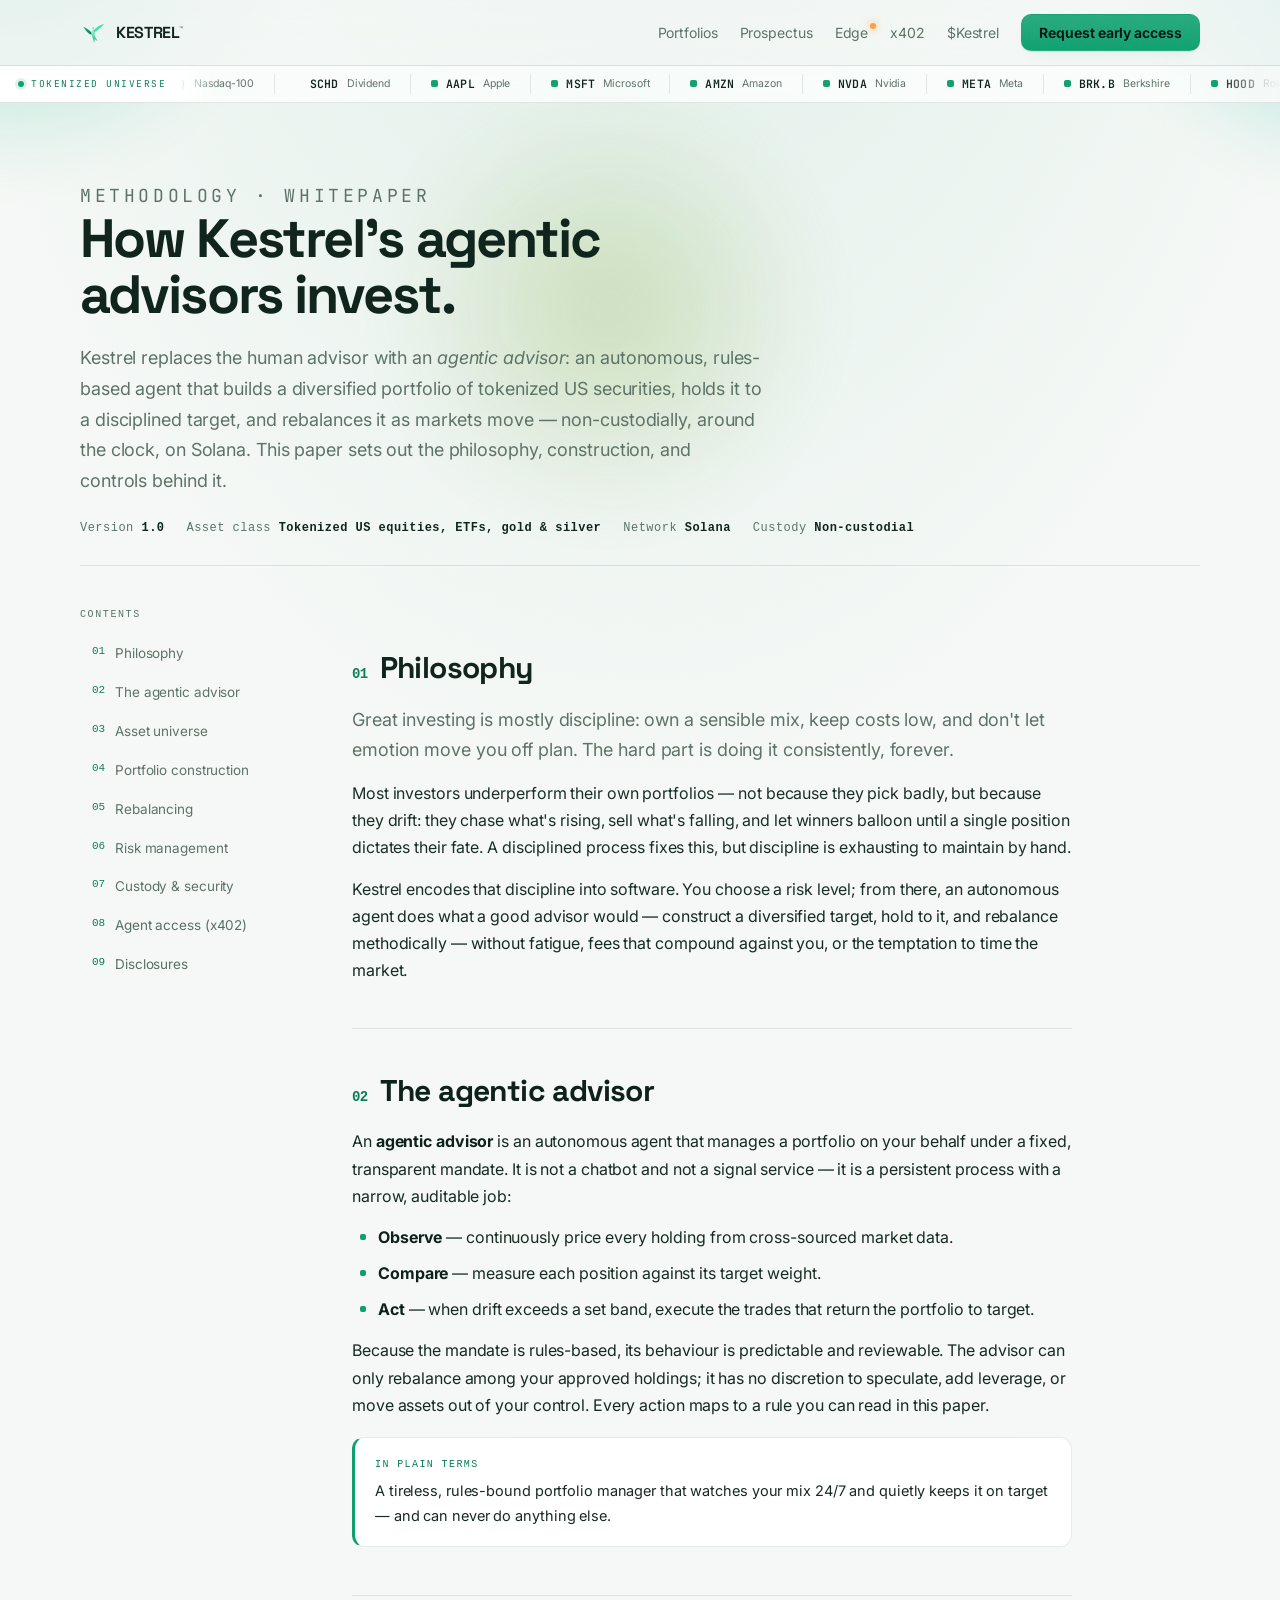
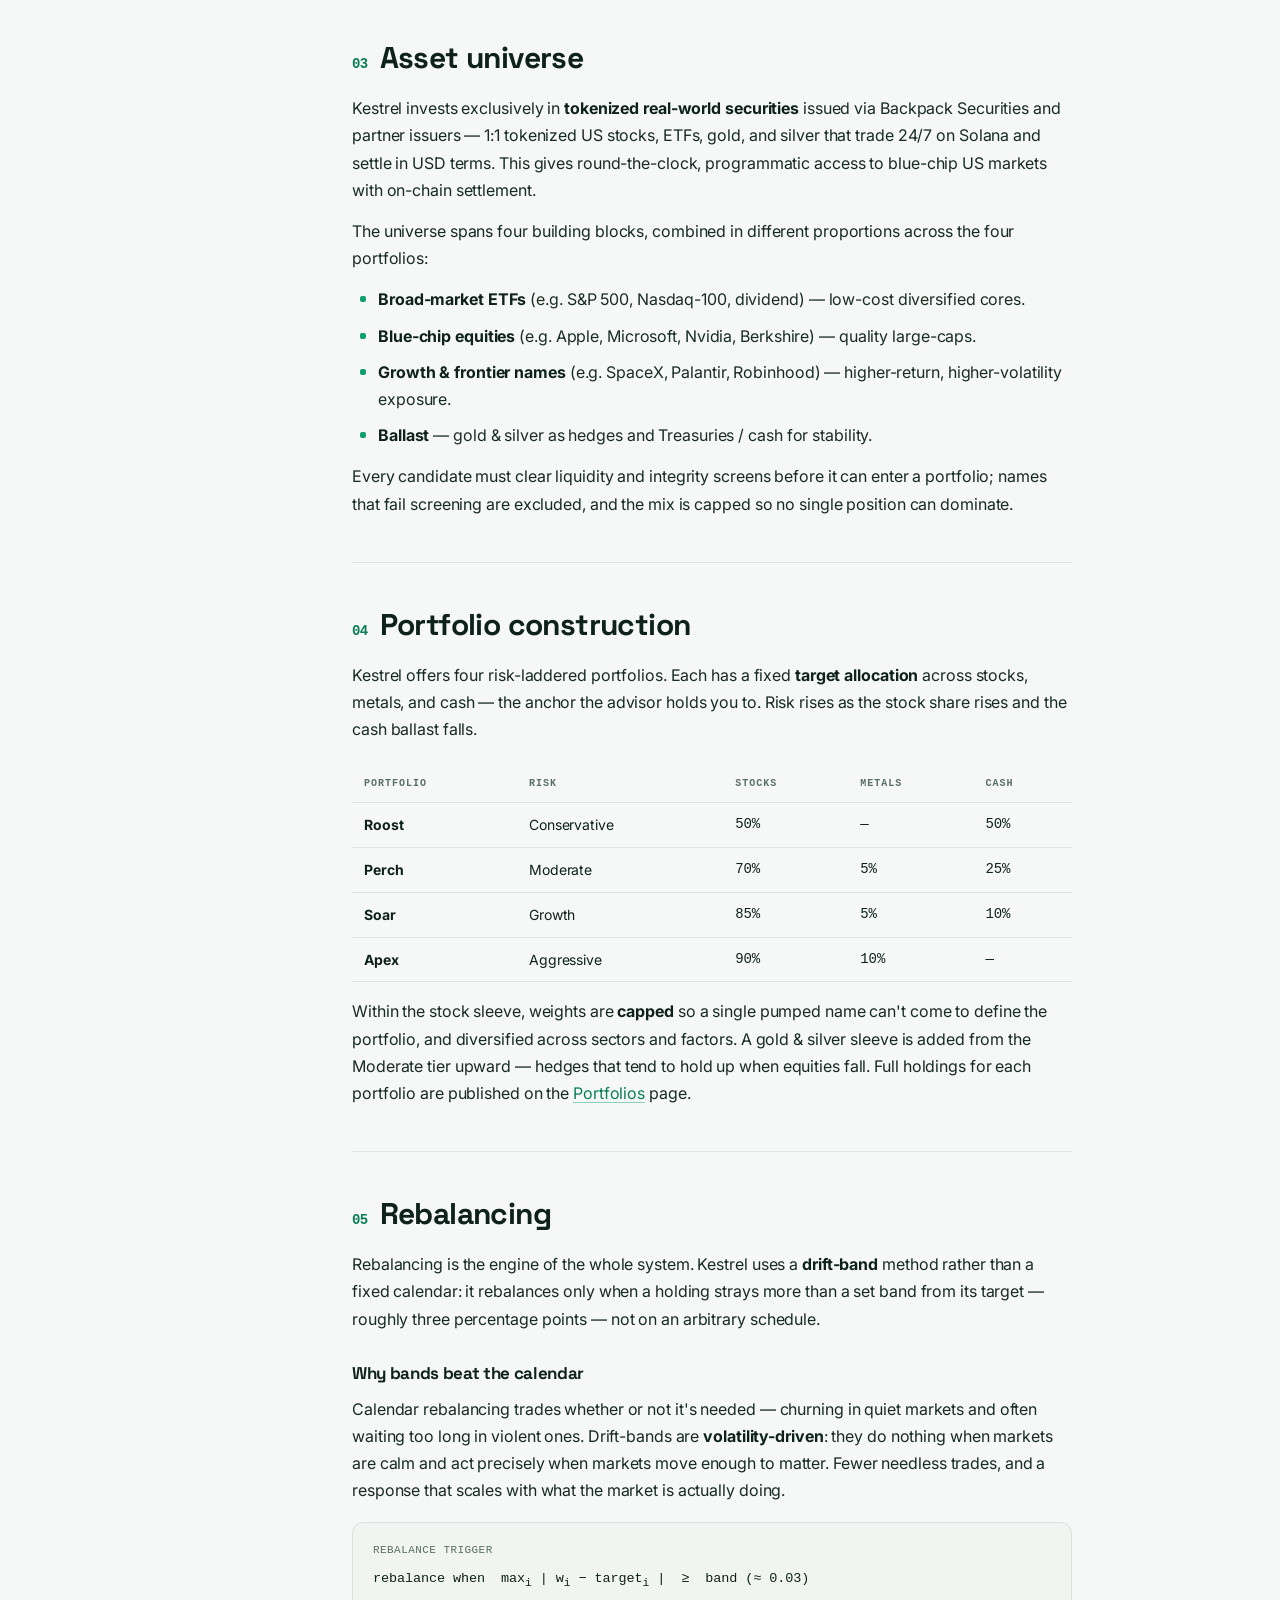
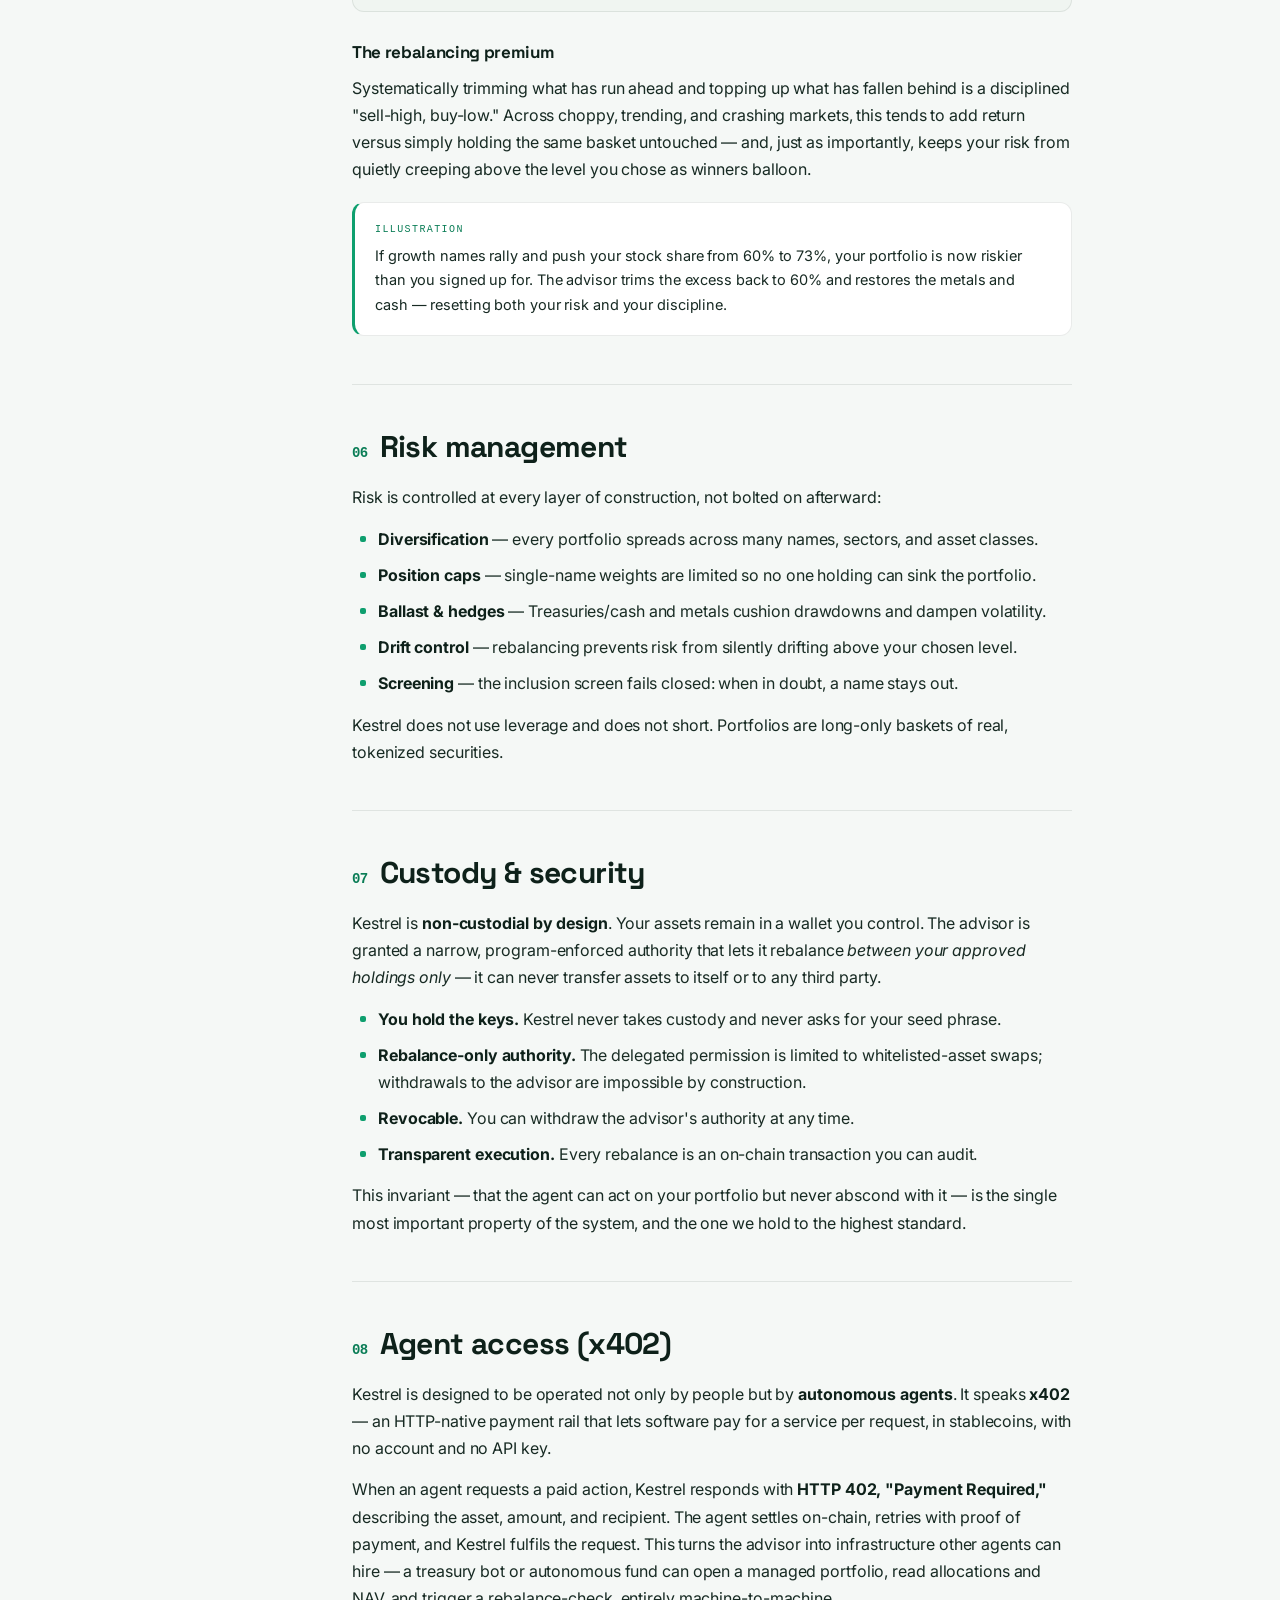
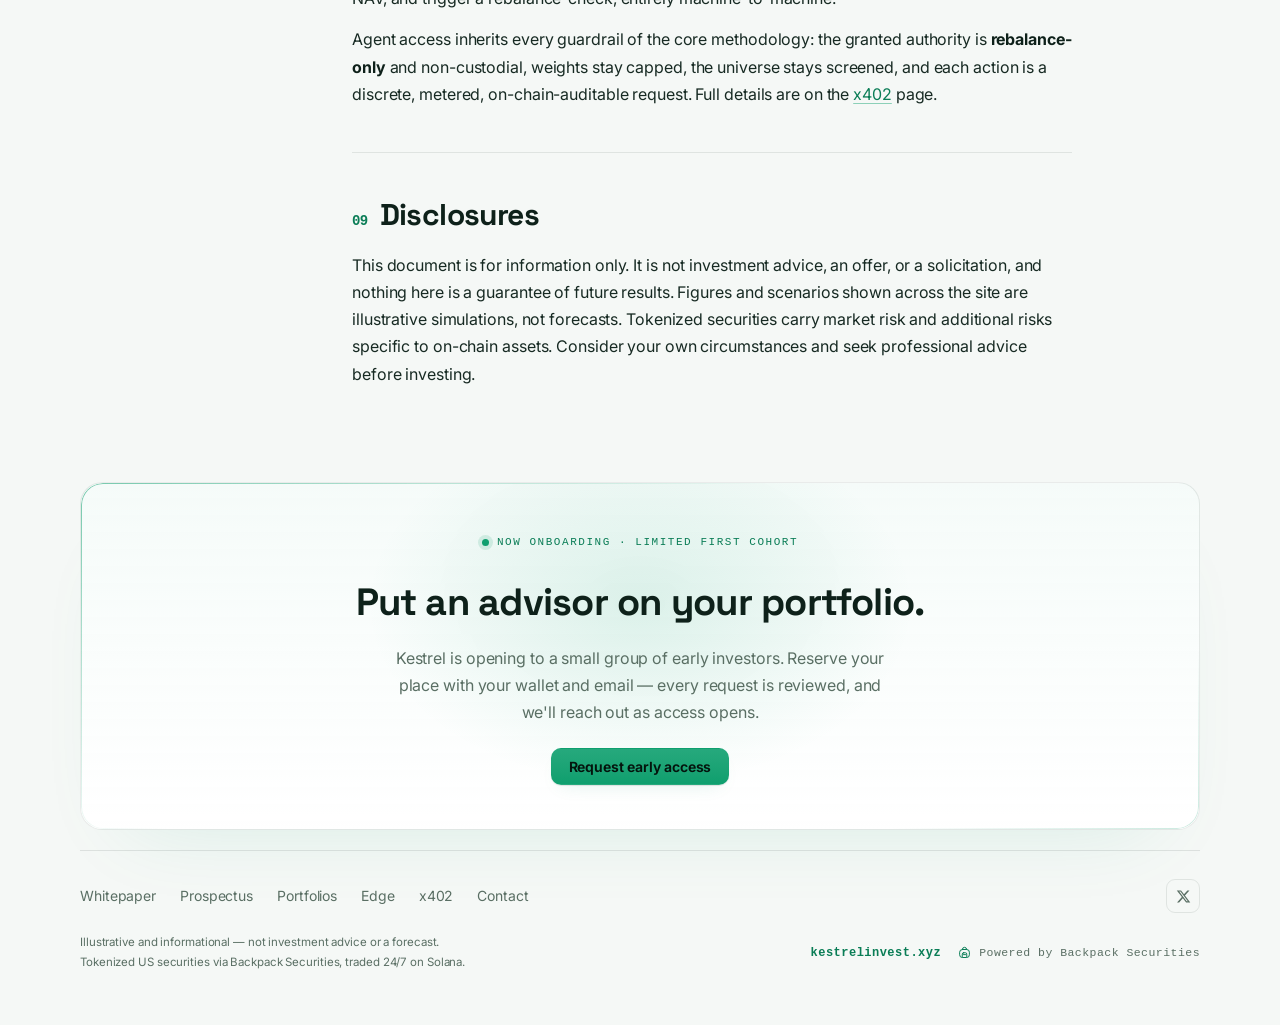
<file: whitepaper.html>
<!doctype html>
<html lang="en">
<head>
<meta charset="utf-8">
<meta name="viewport" content="width=device-width, initial-scale=1, viewport-fit=cover">
<title>Methodology — Kestrel</title>
<meta name="description" content="The Kestrel methodology: how agentic advisors construct, hold, and rebalance diversified portfolios of tokenized US securities — non-custodially, on Solana.">
<link rel="canonical" href="https://kestrelinvest.xyz/whitepaper.html">
<meta name="theme-color" content="#0e9f6e" media="(prefers-color-scheme: light)">
<meta name="theme-color" content="#04140d" media="(prefers-color-scheme: dark)">
<meta property="og:type" content="website">
<meta property="og:site_name" content="Kestrel">
<meta property="og:title" content="Methodology — Kestrel">
<meta property="og:description" content="The Kestrel methodology: how agentic advisors construct, hold, and rebalance diversified portfolios of tokenized US securities — non-custodially, on Solana.">
<meta property="og:url" content="https://kestrelinvest.xyz/whitepaper.html">
<meta name="twitter:card" content="summary_large_image">
<meta name="twitter:title" content="Methodology — Kestrel">
<meta name="twitter:description" content="The Kestrel methodology: how agentic advisors construct, hold, and rebalance diversified portfolios of tokenized US securities — non-custodially, on Solana.">
<link rel="icon" href="data:image/svg+xml,%3Csvg xmlns='http://www.w3.org/2000/svg' viewBox='0 0 100 100'%3E%3Crect width='100' height='100' rx='22' fill='%230e9f6e'/%3E%3Cg fill='%23eafff4'%3E%3Cpath d='M47 52 C 37 40 27 31 13 26 C 20 40 30 51 43 57 Z'/%3E%3Cpath d='M45 55 C 42 49 43 42 49 38 C 47 35 46 31 49 28 C 52 31 53 35 52 39 C 58 43 60 51 56 60 L 68 82 L 57 73 L 54 88 L 50 71 C 47 66 46 61 45 55 Z'/%3E%3Cpath d='M51 40 C 63 27 76 19 93 15 C 80 28 67 40 55 47 Z'/%3E%3C/g%3E%3C/svg%3E">
<link rel="preconnect" href="https://fonts.googleapis.com">
<link rel="preconnect" href="https://fonts.gstatic.com" crossorigin>
<link rel="stylesheet" href="https://fonts.googleapis.com/css2?family=Inter:wght@400;500;600;700&family=Space+Grotesk:wght@500;600;700&family=JetBrains+Mono:wght@500;600&display=swap">
<style>
  :root {
    --bg:#f5f8f6; --surface:#ffffff; --surface-2:#f0f5f1;
    --ink:#0e211a; --muted:#5a6f64; --line:rgba(14,33,26,.10); --card-line:rgba(14,33,26,.09);
    --accent:#0e9f6e; --accent-ink:#0a7d56; --glow:rgba(14,159,110,.14); --market:#d2604f;
    --cash:#9fb0a6; --gold:#cba52e;
  }
  @media (prefers-color-scheme: dark) {
    :root { --bg:#070c0a; --surface:#0f1713; --surface-2:#131d17; --ink:#e9f2ec; --muted:#83988c;
      --line:rgba(255,255,255,.08); --card-line:rgba(255,255,255,.07);
      --accent:#2ee6a0; --accent-ink:#68f0bd; --glow:rgba(46,230,160,.16); --market:#f2836e; }
  }
  :root[data-theme="light"] { --bg:#f5f8f6; --surface:#ffffff; --surface-2:#f0f5f1; --ink:#0e211a; --muted:#5a6f64; --line:rgba(14,33,26,.10); --card-line:rgba(14,33,26,.09); --accent:#0e9f6e; --accent-ink:#0a7d56; --glow:rgba(14,159,110,.14); --market:#d2604f; }
  :root[data-theme="dark"] { --bg:#070c0a; --surface:#0f1713; --surface-2:#131d17; --ink:#e9f2ec; --muted:#83988c; --line:rgba(255,255,255,.08); --card-line:rgba(255,255,255,.07); --accent:#2ee6a0; --accent-ink:#68f0bd; --glow:rgba(46,230,160,.16); --market:#f2836e; }

  * { box-sizing: border-box; }
  html { scroll-behavior: smooth; }
  body { margin: 0; color: var(--ink); position: relative;
    font: 16px/1.7 ui-sans-serif, system-ui, -apple-system, "Segoe UI", Roboto, sans-serif; -webkit-font-smoothing: antialiased;
    background: radial-gradient(120% 50% at 50% -12%, var(--glow), transparent 52%), var(--bg); }
  .wrap { max-width: 1180px; margin: 0 auto; padding: 0 30px; }
  a { color: inherit; }

  nav { position: sticky; top: 0; z-index: 20; backdrop-filter: blur(12px); background: color-mix(in srgb, var(--bg) 78%, transparent); border-bottom: 1px solid var(--line); }
  .nav-in { max-width: 1180px; margin: 0 auto; padding: 14px 30px; display: flex; align-items: center; gap: 14px; }
  .brand { display: flex; align-items: center; gap: 10px; text-decoration: none; color: inherit; }
  .brand .logo { width: 26px; height: 26px; color: var(--accent); }
  .brand b { font-size: 16px; letter-spacing: 3px; font-weight: 650; }
  .brand .tm { font-size: 8px; font-weight: 600; letter-spacing: 0; vertical-align: super; margin-left: -1px; color: var(--muted); }
  .nav-links { margin-left: auto; display: flex; align-items: center; gap: 22px; }
  .nav-links a { color: var(--muted); text-decoration: none; font-size: 14px; font-family: inherit; }
  .nav-links a:hover { color: var(--ink); }
  .nav-toggle { display: none; margin-left: auto; width: 40px; height: 40px; border: 1px solid var(--card-line); border-radius: 10px; background: var(--surface); cursor: pointer; padding: 0; flex-direction: column; align-items: center; justify-content: center; gap: 4px; }
  .nav-toggle span { display: block; width: 18px; height: 2px; border-radius: 2px; background: var(--ink); transition: transform .2s ease, opacity .2s ease; }
  .nav-toggle[aria-expanded="true"] span:nth-child(1) { transform: translateY(6px) rotate(45deg); }
  .nav-toggle[aria-expanded="true"] span:nth-child(2) { opacity: 0; }
  .nav-toggle[aria-expanded="true"] span:nth-child(3) { transform: translateY(-6px) rotate(-45deg); }
  .btn { display: inline-flex; align-items: center; gap: 7px; border: 1px solid var(--accent); color: var(--accent-ink); background: transparent; padding: 9px 17px; border-radius: 10px; font-size: 14px; font-weight: 600; font-family: inherit; text-decoration: none; cursor: pointer; transition: all .16s ease; }
  .btn:hover { background: var(--accent); color: #04140d; box-shadow: 0 8px 24px var(--glow); }
  .btn.solid { background: linear-gradient(180deg, color-mix(in srgb, var(--accent) 90%, #fff), var(--accent)); color: #04140d; border-color: transparent; font-weight: 650; letter-spacing: -.004em; box-shadow: 0 1px 1px rgba(0,0,0,.10), 0 8px 20px -10px var(--glow); }
  .btn.solid:hover { transform: translateY(-1px); background: linear-gradient(180deg, color-mix(in srgb, var(--accent) 96%, #fff), var(--accent)); box-shadow: 0 2px 4px rgba(0,0,0,.12), 0 14px 30px -10px var(--glow); }
  .btn.solid:active { transform: translateY(0); box-shadow: 0 1px 1px rgba(0,0,0,.10), 0 6px 16px -10px var(--glow); }
  .btn:focus-visible { outline: 2px solid var(--accent-ink); outline-offset: 2px; }
  .eyebrow { font-family: ui-monospace, monospace; font-size: 12px; letter-spacing: .2em; text-transform: uppercase; color: var(--accent-ink); margin: 0 0 16px; }

  /* doc hero */
  .whero { padding: 58px 0 26px; border-bottom: 1px solid var(--line); }
  .whero h1 { margin: 0; font-size: clamp(34px, 5vw, 54px); line-height: 1.04; font-weight: 800; letter-spacing: -.035em; max-width: 16ch; }
  .whero p { margin: 20px 0 0; font-size: 18px; color: var(--muted); max-width: 62ch; }
  .whero .meta { display: flex; flex-wrap: wrap; gap: 10px 22px; margin-top: 22px; font-family: ui-monospace, monospace; font-size: 12px; color: var(--muted); letter-spacing: .04em; }
  .whero .meta b { color: var(--ink); font-weight: 650; }

  /* doc layout */
  .doc { display: grid; grid-template-columns: 220px 1fr; gap: 52px; padding: 40px 0 10px; align-items: start; }
  .toc { position: sticky; top: 84px; }
  .toc .tl { font-family: ui-monospace, monospace; font-size: 10px; letter-spacing: .16em; text-transform: uppercase; color: var(--muted); margin-bottom: 12px; }
  .toc ol { list-style: none; margin: 0; padding: 0; counter-reset: t; display: flex; flex-direction: column; gap: 2px; }
  .toc a { display: flex; gap: 10px; padding: 7px 10px; border-radius: 8px; text-decoration: none; color: var(--muted); font-size: 13.5px; border-left: 2px solid transparent; transition: color .15s ease, background .15s ease; }
  .toc a:hover { color: var(--ink); background: var(--surface); }
  .toc a::before { counter-increment: t; content: counter(t,decimal-leading-zero); font-family: ui-monospace, monospace; font-size: 11px; color: var(--accent-ink); }

  .article { max-width: 720px; min-width: 0; }
  .sec { padding: 14px 0 30px; border-bottom: 1px solid var(--card-line); scroll-margin-top: 84px; }
  .sec:last-of-type { border-bottom: none; }
  .sec > h2 { display: flex; align-items: baseline; gap: 12px; margin: 22px 0 12px; font-size: clamp(23px, 3vw, 30px); font-weight: 750; letter-spacing: -.02em; }
  .sec > h2 .k { font-family: ui-monospace, monospace; font-size: 14px; color: var(--accent-ink); font-weight: 650; }
  .sec h3 { margin: 26px 0 8px; font-size: 17px; font-weight: 700; }
  .sec p { margin: 0 0 14px; color: color-mix(in srgb, var(--ink) 88%, var(--muted)); }
  .sec ul { margin: 0 0 14px; padding-left: 4px; list-style: none; display: flex; flex-direction: column; gap: 9px; }
  .sec ul li { position: relative; padding-left: 22px; color: color-mix(in srgb, var(--ink) 86%, var(--muted)); }
  .sec ul li::before { content: ""; position: absolute; left: 4px; top: 10px; width: 6px; height: 6px; border-radius: 2px; background: var(--accent); }
  .sec strong { color: var(--ink); font-weight: 700; }
  .sec a { color: var(--accent-ink); text-decoration: underline; text-decoration-color: color-mix(in srgb, var(--accent) 45%, transparent); text-underline-offset: 3px; }
  .sec a:hover { text-decoration-color: var(--accent); }
  .lead { font-size: 18px !important; color: var(--muted) !important; }

  .callout { margin: 18px 0; border: 1px solid var(--card-line); border-left: 3px solid var(--accent); border-radius: 12px; background: var(--surface); padding: 18px 20px; }
  .callout .ct { font-family: ui-monospace, monospace; font-size: 10px; letter-spacing: .14em; text-transform: uppercase; color: var(--accent-ink); margin-bottom: 6px; }
  .callout p { margin: 0; font-size: 14.5px; }
  .formula { margin: 18px 0; border: 1px solid var(--card-line); border-radius: 12px; background: var(--surface-2); padding: 18px 20px; font-family: ui-monospace, monospace; font-size: 13.5px; color: var(--ink); overflow-x: auto; }
  .formula .fl { color: var(--muted); font-size: 11px; letter-spacing: .04em; margin-bottom: 8px; text-transform: uppercase; }

  .tt { width: 100%; border-collapse: collapse; margin: 8px 0 16px; font-size: 14px; }
  .tt th, .tt td { text-align: left; padding: 10px 12px; border-bottom: 1px solid var(--card-line); }
  .tt th { font-family: ui-monospace, monospace; font-size: 10px; letter-spacing: .1em; text-transform: uppercase; color: var(--muted); font-weight: 600; }
  .tt td.n { font-family: ui-monospace, monospace; font-variant-numeric: tabular-nums; }
  .tt .pf { font-weight: 700; }
  .tt-wrap { overflow-x: auto; }

  /* shared band + modal + footer */
  .ea-eyebrow { display: inline-flex; align-items: center; gap: 8px; font-family: ui-monospace, monospace; font-size: 11px; letter-spacing: .14em; text-transform: uppercase; color: var(--accent-ink); }
  .ea-eyebrow i { width: 7px; height: 7px; border-radius: 50%; background: var(--accent); box-shadow: 0 0 0 4px var(--glow); }
  .ea-band { margin: 40px 0 8px; }
  .ea-band-in { position: relative; overflow: hidden; border: 1px solid var(--card-line); border-radius: 22px; padding: 44px 40px; text-align: center; background: radial-gradient(120% 140% at 50% -30%, var(--glow), transparent 60%), var(--surface); box-shadow: 0 40px 80px -50px var(--glow); }
  .ea-band h2 { margin: 16px 0 10px; font-size: clamp(26px, 3.4vw, 38px); font-weight: 750; letter-spacing: -.02em; }
  .ea-band p { margin: 0 auto 22px; max-width: 52ch; color: var(--muted); font-size: 16px; }
  .ea-overlay { position: fixed; inset: 0; z-index: 60; display: flex; align-items: center; justify-content: center; padding: 20px; background: color-mix(in srgb, #04140d 55%, transparent); backdrop-filter: blur(6px); animation: eaFade .2s ease; }
  .ea-overlay[hidden] { display: none; }
  @keyframes eaFade { from { opacity: 0; } to { opacity: 1; } }
  .ea-modal { position: relative; width: 100%; max-width: 440px; background: var(--surface); border: 1px solid var(--card-line); border-radius: 20px; padding: 32px 30px 28px; box-shadow: 0 50px 100px -30px rgba(0,0,0,.5); animation: eaRise .25s cubic-bezier(.2,.7,.2,1); max-height: calc(100dvh - 40px); overflow-y: auto; }
  @keyframes eaRise { from { opacity: 0; transform: translateY(14px); } to { opacity: 1; transform: none; } }
  .ea-close { position: absolute; top: 14px; right: 14px; width: 32px; height: 32px; border: none; border-radius: 9px; background: var(--surface-2); color: var(--muted); font-size: 13px; cursor: pointer; }
  .ea-close:hover { color: var(--ink); }
  .ea-modal h2 { margin: 14px 0 8px; font-size: 23px; font-weight: 750; letter-spacing: -.02em; }
  .ea-sub { margin: 0 0 20px; color: var(--muted); font-size: 14px; line-height: 1.5; }
  .ea-field { display: block; margin-bottom: 14px; }
  .ea-lab { display: block; font-size: 12.5px; font-weight: 600; color: var(--ink); margin-bottom: 6px; }
  .ea-field input { width: 100%; padding: 12px 13px; border: 1px solid var(--card-line); border-radius: 11px; background: var(--bg); color: var(--ink); font: inherit; font-size: 15px; transition: border-color .15s ease, box-shadow .15s ease; }
  #eaWallet { font-family: ui-monospace, monospace; font-size: 13.5px; }
  .ea-field input:focus { outline: none; border-color: var(--accent); box-shadow: 0 0 0 3px var(--glow); }
  .ea-field.bad input { border-color: var(--market); }
  .ea-err { display: block; min-height: 15px; margin-top: 5px; font-size: 12px; color: var(--market); }
  .ea-submit { width: 100%; justify-content: center; padding: 13px; margin-top: 4px; font-size: 15px; }
  .ea-submit[disabled] { opacity: .6; cursor: default; }
  .ea-trust { display: flex; align-items: flex-start; gap: 8px; margin: 16px 0 0; font-size: 11.5px; line-height: 1.5; color: var(--muted); }
  .ea-trust svg { flex: none; margin-top: 1px; color: var(--accent-ink); }
  .ea-done { text-align: center; }
  .ea-check { width: 58px; height: 58px; margin: 4px auto 4px; border-radius: 50%; display: flex; align-items: center; justify-content: center; color: #04140d; background: var(--accent); box-shadow: 0 0 0 8px var(--glow); }
  .ea-done .btn { margin-top: 18px; }
  body.ea-lock { overflow: hidden; }

  footer { margin-top: 20px; border-top: 1px solid var(--line); padding: 28px 0 52px; display: flex; flex-direction: column; gap: 20px; }
  footer .cap { color: var(--muted); font-size: 11.5px; max-width: 56ch; }
  .foot-links { display: flex; flex-wrap: wrap; align-items: center; gap: 12px 24px; }
  .foot-links a { color: var(--muted); text-decoration: none; font-size: 14px; }
  .foot-links a:hover { color: var(--ink); }
  .foot-contact { margin-left: auto; display: inline-flex; align-items: center; gap: 12px; }
  .foot-contact .btn { padding: 8px 15px; }
  .foot-x { display: inline-flex; width: 34px; height: 34px; align-items: center; justify-content: center; border: 1px solid var(--card-line); border-radius: 9px; color: var(--ink); transition: border-color .15s ease, background .15s ease; }
  .foot-x:hover { border-color: var(--accent); }
  .foot-x svg { width: 15px; height: 15px; }
  .foot-bottom { display: flex; justify-content: space-between; gap: 16px; flex-wrap: wrap; align-items: center; }
  .foot-meta { display: inline-flex; align-items: center; gap: 16px; flex-wrap: wrap; }
  .foot-dom { font-family: ui-monospace, monospace; font-size: 12px; letter-spacing: .04em; color: var(--accent-ink); text-decoration: none; font-weight: 600; }
  .bpbadge { display: inline-flex; align-items: center; gap: 7px; font-family: ui-monospace, monospace; font-size: 11.5px; letter-spacing: .04em; color: var(--muted); }
  .bpbadge .bp { width: 15px; height: 15px; color: var(--accent-ink); flex: none; }

  @media (max-width: 900px) {
    .doc { grid-template-columns: 1fr; gap: 20px; }
    .toc { position: static; border: 1px solid var(--card-line); border-radius: 14px; padding: 16px; background: var(--surface); }
    .toc ol { flex-flow: row wrap; gap: 6px 8px; }
    .toc a { border: 1px solid var(--card-line); border-radius: 8px; }
  }
  @media (max-width: 680px) {
    .wrap { padding: 0 18px; }
    .nav-in { padding: 12px 18px; gap: 10px; position: relative; }
    .nav-toggle { display: flex; }
    .nav-links { position: absolute; top: calc(100% + 1px); left: 0; right: 0; margin: 0; flex-direction: column; align-items: stretch; gap: 0; background: var(--surface); border-bottom: 1px solid var(--line); box-shadow: 0 20px 40px -24px var(--glow); padding: 8px 18px 16px; display: none; }
    .nav-links.open { display: flex; }
    .nav-links a { padding: 13px 4px; font-size: 15px; border-bottom: 1px solid var(--card-line); }
    .nav-links .btn { margin-top: 12px; justify-content: center; padding: 12px; }
    .whero { padding: 40px 0 22px; }
    .ea-band-in { padding: 30px 20px; border-radius: 18px; }
    .ea-overlay { padding: 12px; align-items: flex-end; }
    .ea-modal { padding: 26px 20px 22px; border-radius: 18px 18px 16px 16px; }
  }
  @media (prefers-reduced-motion: reduce) { html { scroll-behavior: auto; } }

  .edge-navlink{position:relative}
  .edge-navdot{position:absolute;top:2px;right:-8px;width:6px;height:6px;border-radius:50%;background:#ff9a3d;display:inline-block;box-shadow:0 0 8px #ff9a3d}
</style>
<link rel="stylesheet" href="elevate.css">

<svg width="0" height="0" style="position:absolute" aria-hidden="true">
  <defs>
    <linearGradient id="kxNear" x1="0" y1="0" x2="1" y2="1"><stop offset="0" stop-color="#9dffdd"/><stop offset=".5" stop-color="#2ee6a0"/><stop offset="1" stop-color="#0e9f6e"/></linearGradient>
    <linearGradient id="kxFar" x1="0" y1="0" x2="1" y2="1"><stop offset="0" stop-color="#15b884"/><stop offset="1" stop-color="#0a7047"/></linearGradient>
    <linearGradient id="kxBod" x1="0" y1="0" x2="0" y2="1"><stop offset="0" stop-color="#c7ffee"/><stop offset="1" stop-color="#12b07d"/></linearGradient>
  </defs>
  <symbol id="kestrel" viewBox="0 0 100 100">
    <path fill="url(#kxFar)" d="M47 52 C 37 40 27 31 13 26 C 20 40 30 51 43 57 Z"/>
    <path fill="url(#kxBod)" d="M45 55 C 42 49 43 42 49 38 C 47 35 46 31 49 28 C 52 31 53 35 52 39 C 58 43 60 51 56 60 L 68 82 L 57 73 L 54 88 L 50 71 C 47 66 46 61 45 55 Z"/>
    <path fill="url(#kxNear)" d="M51 40 C 63 27 76 19 93 15 C 80 28 67 40 55 47 Z"/>
    <path fill="#2ee6a0" opacity=".75" d="M72 25 C 80 20 86 18 92 16 C 85 23 77 29 69 34 Z"/>
    <circle cx="50.5" cy="31" r="1.8" fill="#0a1712"/>
  </symbol>
  <symbol id="bp" viewBox="0 0 24 24" fill="none" stroke="currentColor" stroke-width="1.6" stroke-linecap="round" stroke-linejoin="round">
    <path d="M8.5 7.2 a3.5 3.5 0 0 1 7 0"/><rect x="4.2" y="7.2" width="15.6" height="12.8" rx="4.4"/><rect x="8.4" y="12.4" width="7.2" height="7.6" rx="2"/><line x1="10.4" y1="15.4" x2="13.6" y2="15.4"/>
  </symbol>
</svg>

<nav>
  <div class="nav-in">
    <a class="brand" href="index.html"><svg class="logo"><use href="#kestrel"/></svg><b>KESTREL<span class="tm">&#8482;</span></b></a>
    <button class="nav-toggle" id="navToggle" type="button" aria-label="Open menu" aria-expanded="false"><span></span><span></span><span></span></button>
    <div class="nav-links" id="navLinks">
      <a href="portfolios.html">Portfolios</a>
      <a href="prospectus.html">Prospectus</a>
      <a href="edge.html" class="edge-navlink">Edge<i class="edge-navdot"></i></a>
      <a href="x402.html">x402</a>
      <a href="https://pump.fun/coin/G9ALRz5jtq6wG7dijjsb1TvkGatwPNcnhbAGECVQpump" id="tokenLink" target="_blank" rel="noopener">$Kestrel</a>
      <button class="btn solid js-ea" type="button">Request early access</button>
    </div>
  </div>
</nav>

<div class="wrap">
  <header class="whero">
    <p class="eyebrow">Methodology · Whitepaper</p>
    <h1>How Kestrel's agentic advisors invest.</h1>
    <p>Kestrel replaces the human advisor with an <em>agentic advisor</em>: an autonomous, rules-based agent that builds a diversified portfolio of tokenized US securities, holds it to a disciplined target, and rebalances it as markets move — non-custodially, around the clock, on Solana. This paper sets out the philosophy, construction, and controls behind it.</p>
    <div class="meta"><span>Version <b>1.0</b></span><span>Asset class <b>Tokenized US equities, ETFs, gold &amp; silver</b></span><span>Network <b>Solana</b></span><span>Custody <b>Non-custodial</b></span></div>
  </header>

  <div class="doc">
    <aside class="toc">
      <div class="tl">Contents</div>
      <ol>
        <li><a href="#philosophy">Philosophy</a></li>
        <li><a href="#advisor">The agentic advisor</a></li>
        <li><a href="#universe">Asset universe</a></li>
        <li><a href="#construction">Portfolio construction</a></li>
        <li><a href="#rebalancing">Rebalancing</a></li>
        <li><a href="#risk">Risk management</a></li>
        <li><a href="#custody">Custody &amp; security</a></li>
        <li><a href="#x402access">Agent access (x402)</a></li>
        <li><a href="#disclosures">Disclosures</a></li>
      </ol>
    </aside>

    <article class="article">
      <section class="sec" id="philosophy">
        <h2><span class="k">01</span>Philosophy</h2>
        <p class="lead">Great investing is mostly discipline: own a sensible mix, keep costs low, and don't let emotion move you off plan. The hard part is doing it consistently, forever.</p>
        <p>Most investors underperform their own portfolios — not because they pick badly, but because they drift: they chase what's rising, sell what's falling, and let winners balloon until a single position dictates their fate. A disciplined process fixes this, but discipline is exhausting to maintain by hand.</p>
        <p>Kestrel encodes that discipline into software. You choose a risk level; from there, an autonomous agent does what a good advisor would — construct a diversified target, hold to it, and rebalance methodically — without fatigue, fees that compound against you, or the temptation to time the market.</p>
      </section>

      <section class="sec" id="advisor">
        <h2><span class="k">02</span>The agentic advisor</h2>
        <p>An <strong>agentic advisor</strong> is an autonomous agent that manages a portfolio on your behalf under a fixed, transparent mandate. It is not a chatbot and not a signal service — it is a persistent process with a narrow, auditable job:</p>
        <ul>
          <li><strong>Observe</strong> — continuously price every holding from cross-sourced market data.</li>
          <li><strong>Compare</strong> — measure each position against its target weight.</li>
          <li><strong>Act</strong> — when drift exceeds a set band, execute the trades that return the portfolio to target.</li>
        </ul>
        <p>Because the mandate is rules-based, its behaviour is predictable and reviewable. The advisor can only rebalance among your approved holdings; it has no discretion to speculate, add leverage, or move assets out of your control. Every action maps to a rule you can read in this paper.</p>
        <div class="callout"><div class="ct">In plain terms</div><p>A tireless, rules-bound portfolio manager that watches your mix 24/7 and quietly keeps it on target — and can never do anything else.</p></div>
      </section>

      <section class="sec" id="universe">
        <h2><span class="k">03</span>Asset universe</h2>
        <p>Kestrel invests exclusively in <strong>tokenized real-world securities</strong> issued via Backpack Securities and partner issuers — 1:1 tokenized US stocks, ETFs, gold, and silver that trade 24/7 on Solana and settle in USD terms. This gives round-the-clock, programmatic access to blue-chip US markets with on-chain settlement.</p>
        <p>The universe spans four building blocks, combined in different proportions across the four portfolios:</p>
        <ul>
          <li><strong>Broad-market ETFs</strong> (e.g. S&amp;P 500, Nasdaq-100, dividend) — low-cost diversified cores.</li>
          <li><strong>Blue-chip equities</strong> (e.g. Apple, Microsoft, Nvidia, Berkshire) — quality large-caps.</li>
          <li><strong>Growth &amp; frontier names</strong> (e.g. SpaceX, Palantir, Robinhood) — higher-return, higher-volatility exposure.</li>
          <li><strong>Ballast</strong> — gold &amp; silver as hedges and Treasuries / cash for stability.</li>
        </ul>
        <p>Every candidate must clear liquidity and integrity screens before it can enter a portfolio; names that fail screening are excluded, and the mix is capped so no single position can dominate.</p>
      </section>

      <section class="sec" id="construction">
        <h2><span class="k">04</span>Portfolio construction</h2>
        <p>Kestrel offers four risk-laddered portfolios. Each has a fixed <strong>target allocation</strong> across stocks, metals, and cash — the anchor the advisor holds you to. Risk rises as the stock share rises and the cash ballast falls.</p>
        <div class="tt-wrap">
        <table class="tt">
          <thead><tr><th>Portfolio</th><th>Risk</th><th>Stocks</th><th>Metals</th><th>Cash</th></tr></thead>
          <tbody>
            <tr><td class="pf">Roost</td><td>Conservative</td><td class="n">50%</td><td class="n">—</td><td class="n">50%</td></tr>
            <tr><td class="pf">Perch</td><td>Moderate</td><td class="n">70%</td><td class="n">5%</td><td class="n">25%</td></tr>
            <tr><td class="pf">Soar</td><td>Growth</td><td class="n">85%</td><td class="n">5%</td><td class="n">10%</td></tr>
            <tr><td class="pf">Apex</td><td>Aggressive</td><td class="n">90%</td><td class="n">10%</td><td class="n">—</td></tr>
          </tbody>
        </table>
        </div>
        <p>Within the stock sleeve, weights are <strong>capped</strong> so a single pumped name can't come to define the portfolio, and diversified across sectors and factors. A gold &amp; silver sleeve is added from the Moderate tier upward — hedges that tend to hold up when equities fall. Full holdings for each portfolio are published on the <a href="portfolios.html">Portfolios</a> page.</p>
      </section>

      <section class="sec" id="rebalancing">
        <h2><span class="k">05</span>Rebalancing</h2>
        <p>Rebalancing is the engine of the whole system. Kestrel uses a <strong>drift-band</strong> method rather than a fixed calendar: it rebalances only when a holding strays more than a set band from its target — roughly three percentage points — not on an arbitrary schedule.</p>
        <h3>Why bands beat the calendar</h3>
        <p>Calendar rebalancing trades whether or not it's needed — churning in quiet markets and often waiting too long in violent ones. Drift-bands are <strong>volatility-driven</strong>: they do nothing when markets are calm and act precisely when markets move enough to matter. Fewer needless trades, and a response that scales with what the market is actually doing.</p>
        <div class="formula">
          <div class="fl">Rebalance trigger</div>
          rebalance when&nbsp; max<sub>i</sub> | w<sub>i</sub> − target<sub>i</sub> |&nbsp; ≥&nbsp; band (≈ 0.03)
        </div>
        <h3>The rebalancing premium</h3>
        <p>Systematically trimming what has run ahead and topping up what has fallen behind is a disciplined "sell-high, buy-low." Across choppy, trending, and crashing markets, this tends to add return versus simply holding the same basket untouched — and, just as importantly, keeps your risk from quietly creeping above the level you chose as winners balloon.</p>
        <div class="callout"><div class="ct">Illustration</div><p>If growth names rally and push your stock share from 60% to 73%, your portfolio is now riskier than you signed up for. The advisor trims the excess back to 60% and restores the metals and cash — resetting both your risk and your discipline.</p></div>
      </section>

      <section class="sec" id="risk">
        <h2><span class="k">06</span>Risk management</h2>
        <p>Risk is controlled at every layer of construction, not bolted on afterward:</p>
        <ul>
          <li><strong>Diversification</strong> — every portfolio spreads across many names, sectors, and asset classes.</li>
          <li><strong>Position caps</strong> — single-name weights are limited so no one holding can sink the portfolio.</li>
          <li><strong>Ballast &amp; hedges</strong> — Treasuries/cash and metals cushion drawdowns and dampen volatility.</li>
          <li><strong>Drift control</strong> — rebalancing prevents risk from silently drifting above your chosen level.</li>
          <li><strong>Screening</strong> — the inclusion screen fails closed: when in doubt, a name stays out.</li>
        </ul>
        <p>Kestrel does not use leverage and does not short. Portfolios are long-only baskets of real, tokenized securities.</p>
      </section>

      <section class="sec" id="custody">
        <h2><span class="k">07</span>Custody &amp; security</h2>
        <p>Kestrel is <strong>non-custodial by design</strong>. Your assets remain in a wallet you control. The advisor is granted a narrow, program-enforced authority that lets it rebalance <em>between your approved holdings only</em> — it can never transfer assets to itself or to any third party.</p>
        <ul>
          <li><strong>You hold the keys.</strong> Kestrel never takes custody and never asks for your seed phrase.</li>
          <li><strong>Rebalance-only authority.</strong> The delegated permission is limited to whitelisted-asset swaps; withdrawals to the advisor are impossible by construction.</li>
          <li><strong>Revocable.</strong> You can withdraw the advisor's authority at any time.</li>
          <li><strong>Transparent execution.</strong> Every rebalance is an on-chain transaction you can audit.</li>
        </ul>
        <p>This invariant — that the agent can act on your portfolio but never abscond with it — is the single most important property of the system, and the one we hold to the highest standard.</p>
      </section>

      <section class="sec" id="x402access">
        <h2><span class="k">08</span>Agent access (x402)</h2>
        <p>Kestrel is designed to be operated not only by people but by <strong>autonomous agents</strong>. It speaks <strong>x402</strong> — an HTTP-native payment rail that lets software pay for a service per request, in stablecoins, with no account and no API key.</p>
        <p>When an agent requests a paid action, Kestrel responds with <strong>HTTP 402, "Payment Required,"</strong> describing the asset, amount, and recipient. The agent settles on-chain, retries with proof of payment, and Kestrel fulfils the request. This turns the advisor into infrastructure other agents can hire — a treasury bot or autonomous fund can open a managed portfolio, read allocations and NAV, and trigger a rebalance-check, entirely machine-to-machine.</p>
        <p>Agent access inherits every guardrail of the core methodology: the granted authority is <strong>rebalance-only</strong> and non-custodial, weights stay capped, the universe stays screened, and each action is a discrete, metered, on-chain-auditable request. Full details are on the <a href="x402.html">x402</a> page.</p>
      </section>

      <section class="sec" id="disclosures">
        <h2><span class="k">09</span>Disclosures</h2>
        <p>This document is for information only. It is not investment advice, an offer, or a solicitation, and nothing here is a guarantee of future results. Figures and scenarios shown across the site are illustrative simulations, not forecasts. Tokenized securities carry market risk and additional risks specific to on-chain assets. Consider your own circumstances and seek professional advice before investing.</p>
      </section>
    </article>
  </div>

  <section class="ea-band">
    <div class="ea-band-in">
      <span class="ea-eyebrow"><i></i>Now onboarding · Limited first cohort</span>
      <h2>Put an advisor on your portfolio.</h2>
      <p>Kestrel is opening to a small group of early investors. Reserve your place with your wallet and email — every request is reviewed, and we'll reach out as access opens.</p>
      <button class="btn solid js-ea" type="button">Request early access</button>
    </div>
  </section>

  <footer>
    <div class="foot-links">
      <a href="whitepaper.html">Whitepaper</a>
      <a href="prospectus.html">Prospectus</a>
      <a href="portfolios.html">Portfolios</a>
      <a href="edge.html">Edge</a>
      <a href="x402.html">x402</a>
      <a href="contact.html">Contact</a>
      <span class="foot-contact">
        <a class="foot-x" href="https://x.com/KestrelInvest" target="_blank" rel="noopener" aria-label="Kestrel on X"><svg viewBox="0 0 24 24" fill="currentColor"><path d="M18.244 2.25h3.308l-7.227 8.26 8.502 11.24H16.17l-5.214-6.817L4.99 21.75H1.68l7.73-8.835L1.254 2.25H8.08l4.713 6.231zm-1.161 17.52h1.833L7.084 4.126H5.117z"/></svg></a>
      </span>
    </div>
    <div class="foot-bottom">
      <span class="cap">Illustrative and informational — not investment advice or a forecast. Tokenized US securities via Backpack Securities, traded 24/7 on Solana.</span>
      <span class="foot-meta"><a class="foot-dom" href="index.html">kestrelinvest.xyz</a><span class="bpbadge"><svg class="bp"><use href="#bp"/></svg>Powered by Backpack Securities</span></span>
    </div>
  </footer>
</div>

<div class="ea-overlay" id="eaOverlay" hidden>
  <div class="ea-modal" role="dialog" aria-modal="true" aria-labelledby="eaTitle">
    <button class="ea-close" id="eaClose" type="button" aria-label="Close">&#10005;</button>
    <div class="ea-view" id="eaFormView">
      <span class="ea-eyebrow"><i></i>Early access · Limited first cohort</span>
      <h2 id="eaTitle">Request an invitation</h2>
      <p class="ea-sub">We're onboarding a small first cohort. Reserve your place — every request is reviewed before access opens.</p>
      <form id="eaForm" novalidate>
        <label class="ea-field"><span class="ea-lab">Solana wallet address</span>
          <input type="text" id="eaWallet" name="wallet" autocomplete="off" autocapitalize="off" spellcheck="false" placeholder="e.g. 7xKX…9dPq" />
          <span class="ea-err" id="eaWalletErr" role="alert"></span></label>
        <label class="ea-field"><span class="ea-lab">Email address</span>
          <input type="email" id="eaEmail" name="email" autocomplete="email" placeholder="you@email.com" />
          <span class="ea-err" id="eaEmailErr" role="alert"></span></label>
        <button class="btn solid ea-submit" id="eaSubmit" type="submit">Request early access</button>
        <p class="ea-trust"><svg width="15" height="15" viewBox="0 0 24 24" fill="none" stroke="currentColor" stroke-width="2" stroke-linecap="round" stroke-linejoin="round"><rect x="4" y="10" width="16" height="10" rx="2"/><path d="M8 10V7a4 4 0 0 1 8 0v3"/></svg><span>Non-custodial. Your address only whitelists early access — Kestrel never takes custody or asks for your keys.</span></p>
      </form>
    </div>
    <div class="ea-view ea-done" id="eaDoneView" hidden>
      <div class="ea-check"><svg width="26" height="26" viewBox="0 0 24 24" fill="none" stroke="currentColor" stroke-width="2.4" stroke-linecap="round" stroke-linejoin="round"><path d="M20 6 9 17l-5-5"/></svg></div>
      <h2>Request received</h2>
      <p class="ea-sub">You're on the early-access list. We review every request personally and will email you the moment your cohort opens.</p>
      <button class="btn solid" id="eaDoneClose" type="button">Done</button>
    </div>
  </div>
</div>

<script>
(function(){
  var $=function(id){ return document.getElementById(id); };
  var navToggle=$("navToggle"), navLinks=$("navLinks");
  function closeNav(){ navLinks.classList.remove("open"); navToggle.setAttribute("aria-expanded","false"); }
  navToggle.addEventListener("click", function(){ var o=navLinks.classList.toggle("open"); navToggle.setAttribute("aria-expanded", o?"true":"false"); });
  Array.prototype.forEach.call(navLinks.querySelectorAll("a"), function(a){ a.addEventListener("click", function(e){ if(a.getAttribute("href")==="#"){ e.preventDefault(); } closeNav(); }); });

  var EA_ENDPOINT="";
  var overlay=$("eaOverlay"), formView=$("eaFormView"), doneView=$("eaDoneView");
  var eaForm=$("eaForm"), eaWallet=$("eaWallet"), eaEmail=$("eaEmail"), eaWErr=$("eaWalletErr"), eaEErr=$("eaEmailErr"), eaSubmit=$("eaSubmit");
  var lastFocus=null, emailRe=/^[^\s@]+@[^\s@]+\.[^\s@]{2,}$/;
  function isSolAddress(a){
    if(!/^[1-9A-HJ-NP-Za-km-z]{32,44}$/.test(a)) return false;
    var AL="123456789ABCDEFGHJKLMNPQRSTUVWXYZabcdefghijkmnopqrstuvwxyz", bytes=[0], i, j;
    for(i=0;i<a.length;i++){ var v=AL.indexOf(a.charAt(i)); if(v<0) return false; var carry=v;
      for(j=0;j<bytes.length;j++){ carry+=bytes[j]*58; bytes[j]=carry&0xff; carry>>=8; }
      while(carry){ bytes.push(carry&0xff); carry>>=8; } }
    for(i=0;i<a.length && a.charAt(i)==='1';i++) bytes.push(0);
    return bytes.length===32;
  }
  function setErr(inp,e,m){ inp.closest(".ea-field").classList.add("bad"); e.textContent=m; }
  function clrErr(inp,e){ inp.closest(".ea-field").classList.remove("bad"); e.textContent=""; }
  eaWallet.addEventListener("input", function(){ clrErr(eaWallet,eaWErr); });
  eaEmail.addEventListener("input", function(){ clrErr(eaEmail,eaEErr); });
  function openEA(){ closeNav(); lastFocus=document.activeElement; formView.hidden=false; doneView.hidden=true; overlay.hidden=false; document.body.classList.add("ea-lock"); setTimeout(function(){ eaWallet.focus(); },40); }
  function closeEA(){ overlay.hidden=true; document.body.classList.remove("ea-lock"); if(lastFocus&&lastFocus.focus) lastFocus.focus(); }
  Array.prototype.forEach.call(document.querySelectorAll(".js-ea"), function(b){ b.addEventListener("click", openEA); });
  $("eaClose").addEventListener("click", closeEA);
  $("eaDoneClose").addEventListener("click", closeEA);
  overlay.addEventListener("click", function(e){ if(e.target===overlay) closeEA(); });
  document.addEventListener("keydown", function(e){ if(e.key==="Escape" && !overlay.hidden) closeEA(); });
  function sendEA(w,em){
    try{ localStorage.setItem("kestrel_ea", JSON.stringify({wallet:w,email:em})); }catch(_){}
    if(!EA_ENDPOINT) return Promise.resolve();
    return fetch(EA_ENDPOINT,{ method:"POST", headers:{"Content-Type":"application/json","Accept":"application/json"}, body:JSON.stringify({wallet:w,email:em,source:"kestrelinvest.xyz/whitepaper"}) }).then(function(r){ if(!r.ok) throw new Error("x"); });
  }
  eaForm.addEventListener("submit", function(e){
    e.preventDefault();
    var w=eaWallet.value.trim(), em=eaEmail.value.trim(), ok=true;
    if(!isSolAddress(w)){ setErr(eaWallet,eaWErr,"Enter a valid Solana wallet address."); ok=false; } else clrErr(eaWallet,eaWErr);
    if(!emailRe.test(em)){ setErr(eaEmail,eaEErr,"Enter a valid email address."); ok=false; } else clrErr(eaEmail,eaEErr);
    if(!ok) return;
    eaSubmit.disabled=true; eaSubmit.textContent="Submitting…";
    sendEA(w,em).then(function(){ formView.hidden=true; doneView.hidden=false; setTimeout(function(){ $("eaDoneClose").focus(); },40); })
      .catch(function(){ eaSubmit.disabled=false; eaSubmit.textContent="Request early access"; setErr(eaEmail,eaEErr,"Something went wrong — please try again."); });
  });
})();
</script>

<script src="elevate.js" defer></script>
</body>
</html>
</file>
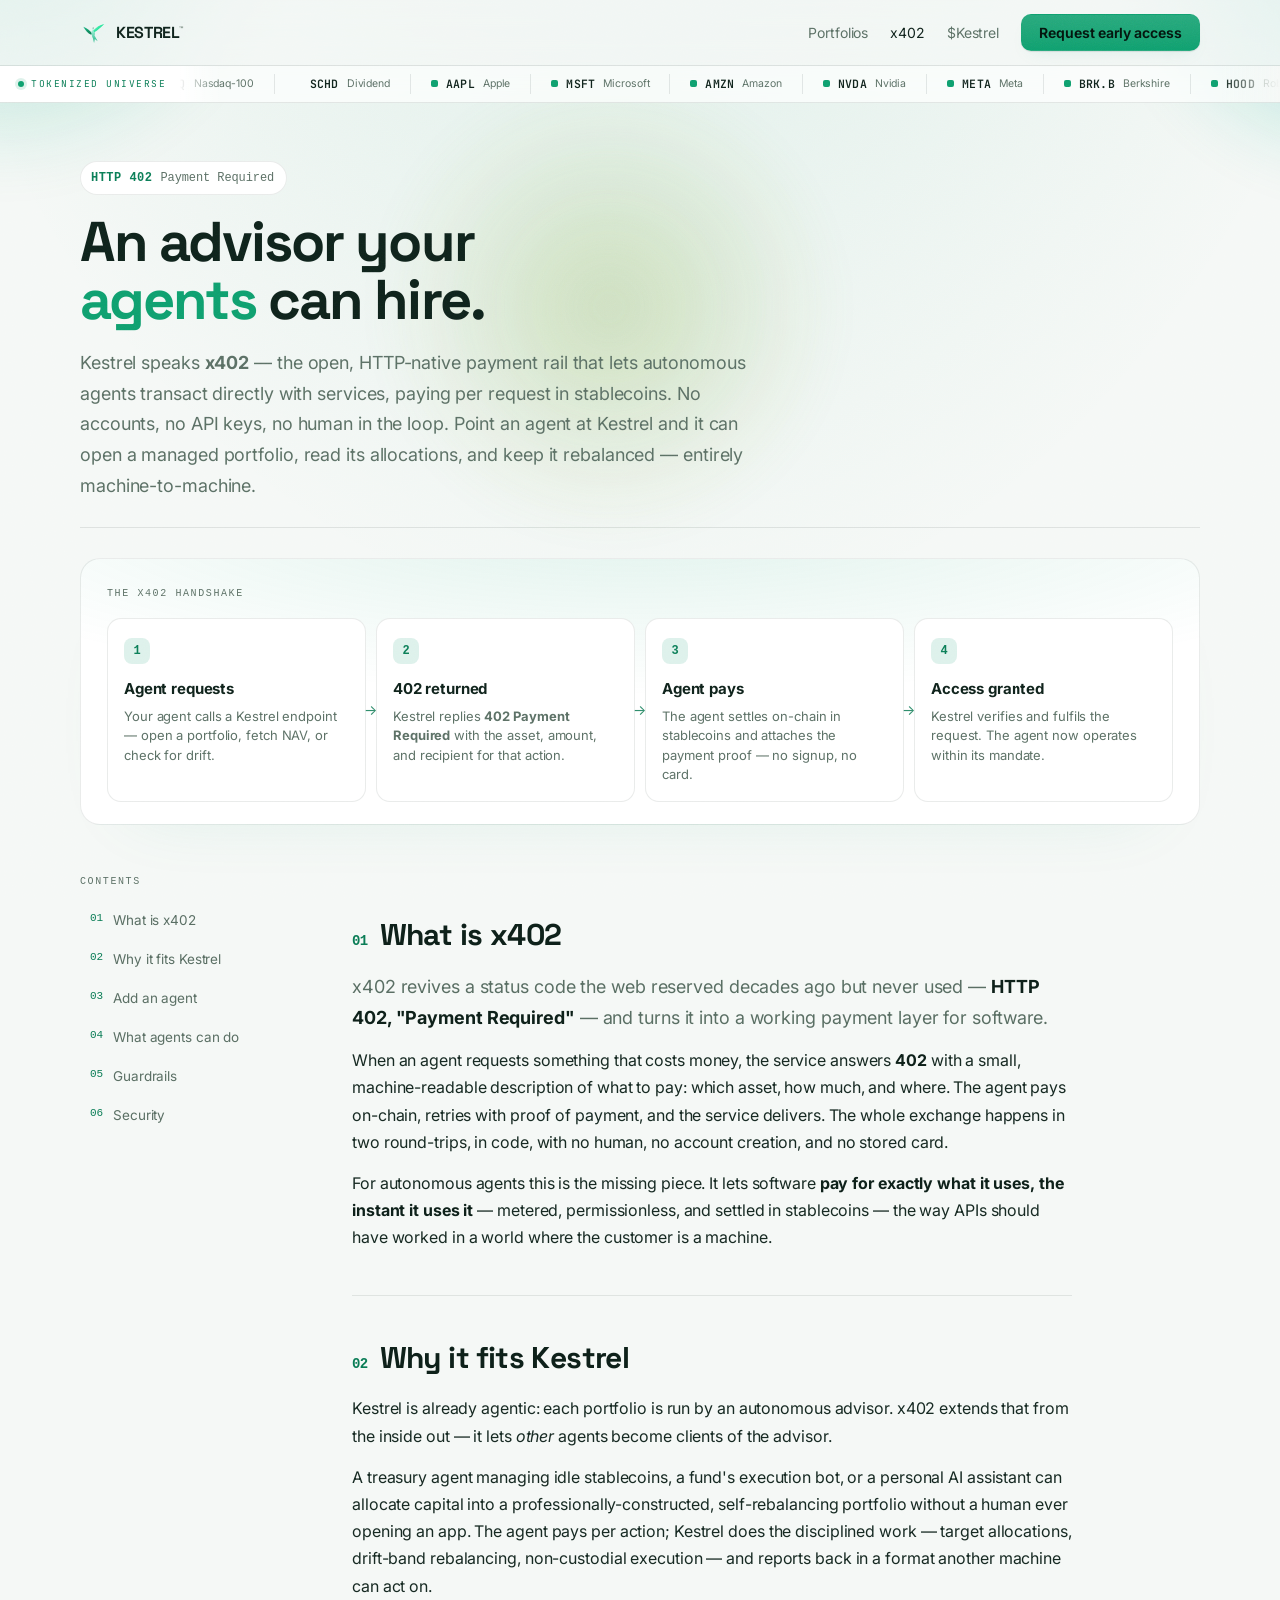
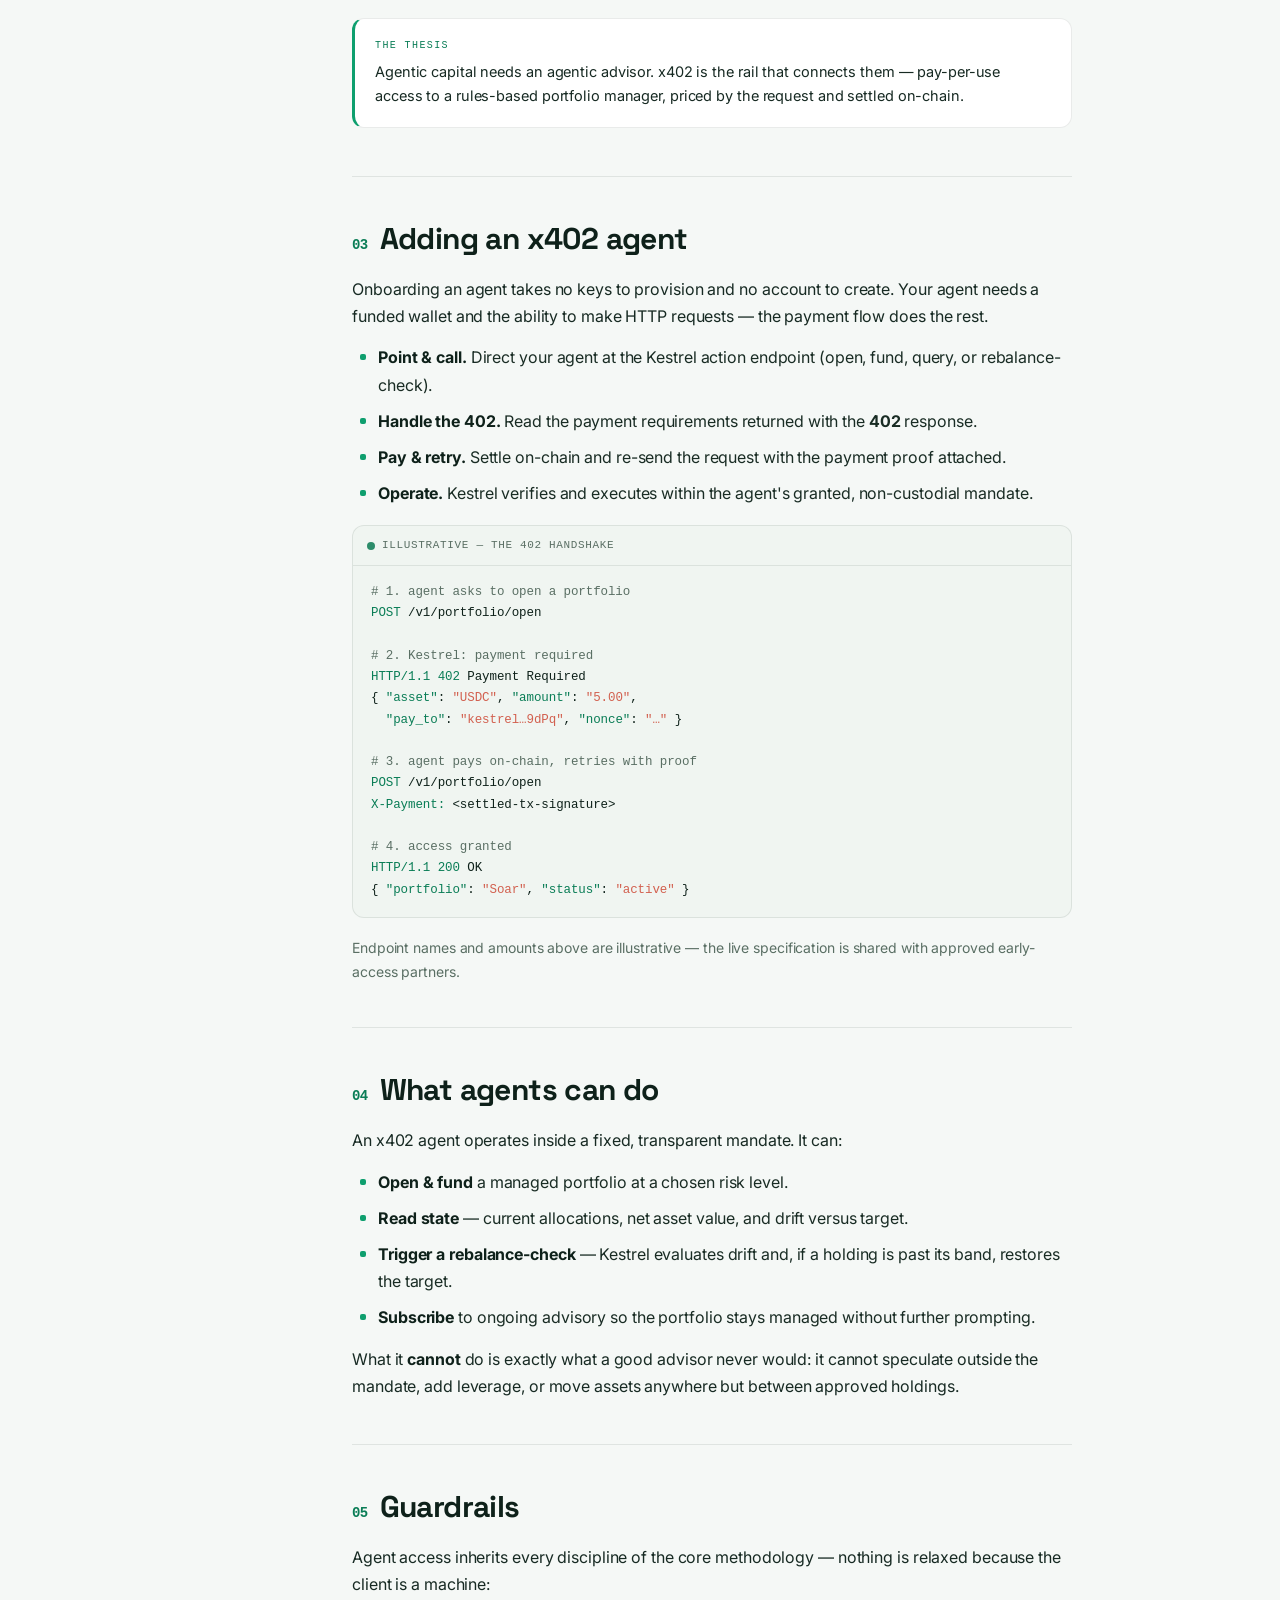
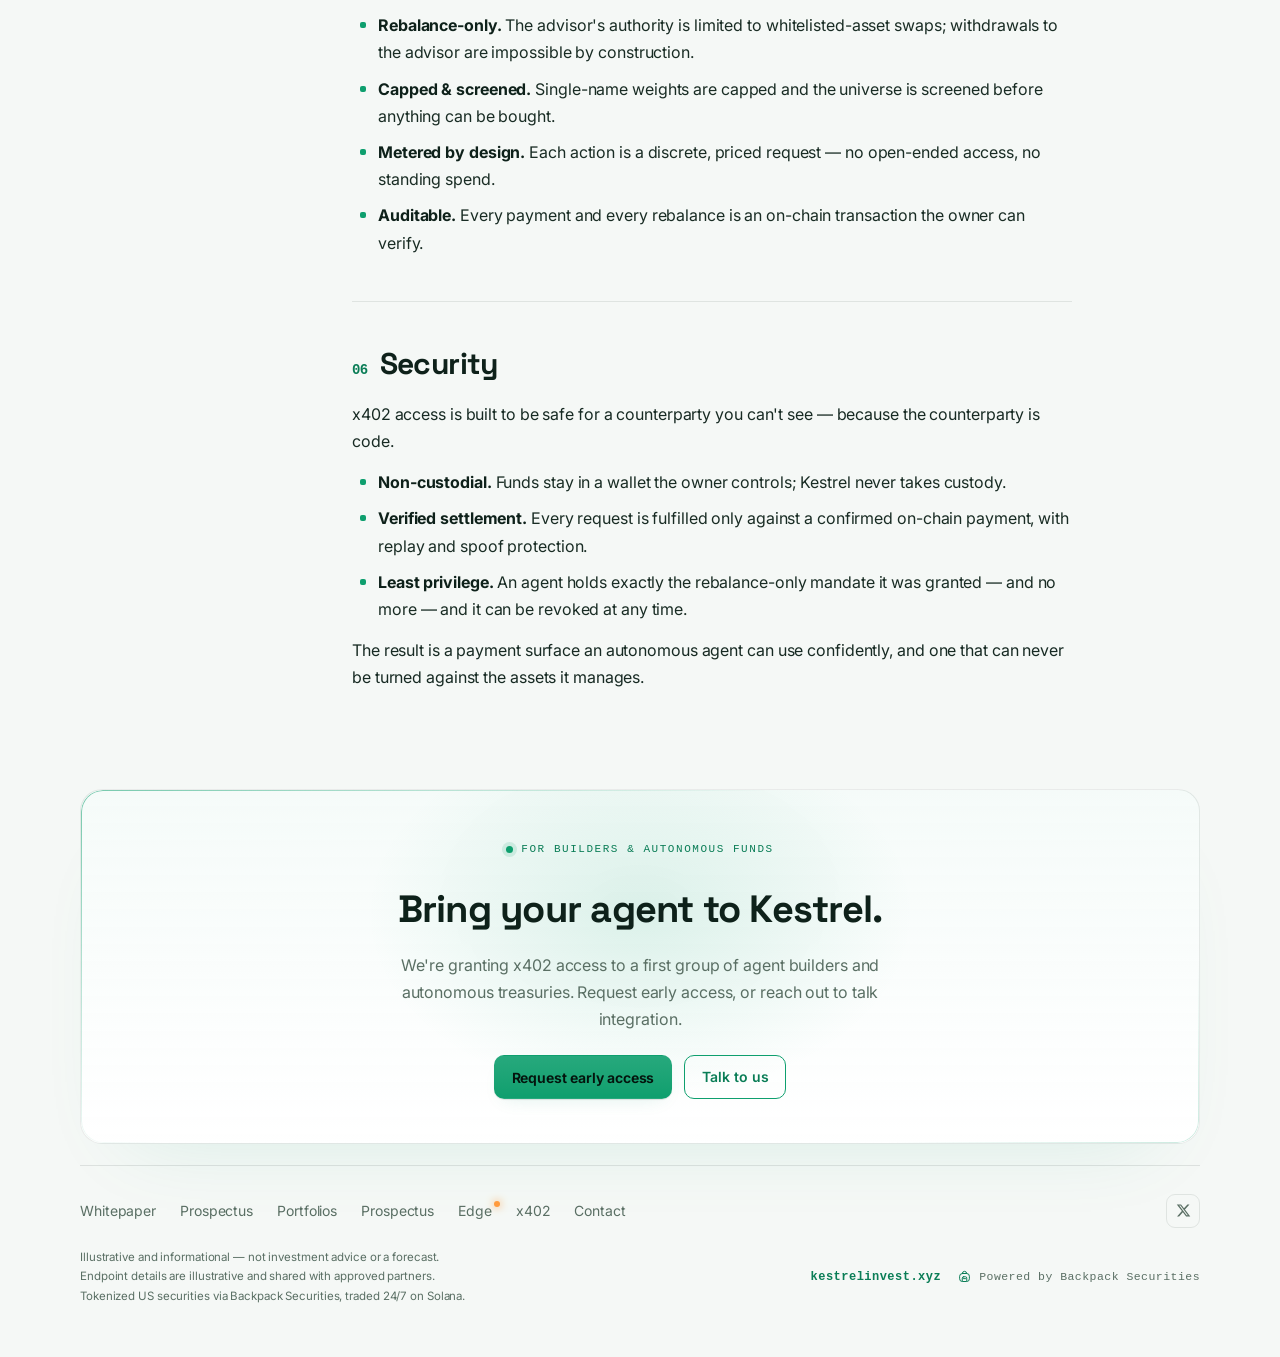
<file: x402.html>
<!doctype html>
<html lang="en">
<head>
<meta charset="utf-8">
<meta name="viewport" content="width=device-width, initial-scale=1, viewport-fit=cover">
<title>x402 — Kestrel for Agents</title>
<meta name="description" content="Kestrel for agents — the x402 pay-per-use rail lets autonomous agents open, query, and rebalance a managed portfolio machine-to-machine, non-custodially, on Solana.">
<link rel="canonical" href="https://kestrelinvest.xyz/x402.html">
<meta name="theme-color" content="#0e9f6e" media="(prefers-color-scheme: light)">
<meta name="theme-color" content="#04140d" media="(prefers-color-scheme: dark)">
<meta property="og:type" content="website">
<meta property="og:site_name" content="Kestrel">
<meta property="og:title" content="x402 — Kestrel for Agents">
<meta property="og:description" content="Kestrel for agents — the x402 pay-per-use rail lets autonomous agents open, query, and rebalance a managed portfolio machine-to-machine, non-custodially, on Solana.">
<meta property="og:url" content="https://kestrelinvest.xyz/x402.html">
<meta name="twitter:card" content="summary_large_image">
<meta name="twitter:title" content="x402 — Kestrel for Agents">
<meta name="twitter:description" content="Kestrel for agents — the x402 pay-per-use rail lets autonomous agents open, query, and rebalance a managed portfolio machine-to-machine, non-custodially, on Solana.">
<link rel="icon" href="data:image/svg+xml,%3Csvg xmlns='http://www.w3.org/2000/svg' viewBox='0 0 100 100'%3E%3Crect width='100' height='100' rx='22' fill='%230e9f6e'/%3E%3Cg fill='%23eafff4'%3E%3Cpath d='M47 52 C 37 40 27 31 13 26 C 20 40 30 51 43 57 Z'/%3E%3Cpath d='M45 55 C 42 49 43 42 49 38 C 47 35 46 31 49 28 C 52 31 53 35 52 39 C 58 43 60 51 56 60 L 68 82 L 57 73 L 54 88 L 50 71 C 47 66 46 61 45 55 Z'/%3E%3Cpath d='M51 40 C 63 27 76 19 93 15 C 80 28 67 40 55 47 Z'/%3E%3C/g%3E%3C/svg%3E">
<link rel="preconnect" href="https://fonts.googleapis.com">
<link rel="preconnect" href="https://fonts.gstatic.com" crossorigin>
<link rel="stylesheet" href="https://fonts.googleapis.com/css2?family=Inter:wght@400;500;600;700&family=Space+Grotesk:wght@500;600;700&family=JetBrains+Mono:wght@500;600&display=swap">
<style>
  :root {
    --bg:#f5f8f6; --surface:#ffffff; --surface-2:#f0f5f1;
    --ink:#0e211a; --muted:#5a6f64; --line:rgba(14,33,26,.10); --card-line:rgba(14,33,26,.09);
    --accent:#0e9f6e; --accent-ink:#0a7d56; --glow:rgba(14,159,110,.14); --market:#d2604f;
  }
  @media (prefers-color-scheme: dark) {
    :root { --bg:#070c0a; --surface:#0f1713; --surface-2:#131d17; --ink:#e9f2ec; --muted:#83988c;
      --line:rgba(255,255,255,.08); --card-line:rgba(255,255,255,.07);
      --accent:#2ee6a0; --accent-ink:#68f0bd; --glow:rgba(46,230,160,.16); --market:#f2836e; }
  }
  :root[data-theme="light"] { --bg:#f5f8f6; --surface:#ffffff; --surface-2:#f0f5f1; --ink:#0e211a; --muted:#5a6f64; --line:rgba(14,33,26,.10); --card-line:rgba(14,33,26,.09); --accent:#0e9f6e; --accent-ink:#0a7d56; --glow:rgba(14,159,110,.14); --market:#d2604f; }
  :root[data-theme="dark"] { --bg:#070c0a; --surface:#0f1713; --surface-2:#131d17; --ink:#e9f2ec; --muted:#83988c; --line:rgba(255,255,255,.08); --card-line:rgba(255,255,255,.07); --accent:#2ee6a0; --accent-ink:#68f0bd; --glow:rgba(46,230,160,.16); --market:#f2836e; }

  * { box-sizing: border-box; }
  html { scroll-behavior: smooth; }
  body { margin: 0; color: var(--ink); position: relative;
    font: 16px/1.7 ui-sans-serif, system-ui, -apple-system, "Segoe UI", Roboto, sans-serif; -webkit-font-smoothing: antialiased;
    background: radial-gradient(120% 50% at 50% -12%, var(--glow), transparent 52%), var(--bg); }
  .wrap { max-width: 1180px; margin: 0 auto; padding: 0 30px; }
  a { color: inherit; }

  nav { position: sticky; top: 0; z-index: 20; backdrop-filter: blur(12px); background: color-mix(in srgb, var(--bg) 78%, transparent); border-bottom: 1px solid var(--line); }
  .nav-in { max-width: 1180px; margin: 0 auto; padding: 14px 30px; display: flex; align-items: center; gap: 14px; }
  .brand { display: flex; align-items: center; gap: 10px; text-decoration: none; color: inherit; }
  .brand .logo { width: 26px; height: 26px; color: var(--accent); }
  .brand b { font-size: 16px; letter-spacing: 3px; font-weight: 650; }
  .brand .tm { font-size: 8px; font-weight: 600; letter-spacing: 0; vertical-align: super; margin-left: -1px; color: var(--muted); }
  .nav-links { margin-left: auto; display: flex; align-items: center; gap: 22px; }
  .nav-links a { color: var(--muted); text-decoration: none; font-size: 14px; font-family: inherit; }
  .nav-links a:hover, .nav-links a.on { color: var(--ink); }
  .nav-toggle { display: none; margin-left: auto; width: 40px; height: 40px; border: 1px solid var(--card-line); border-radius: 10px; background: var(--surface); cursor: pointer; padding: 0; flex-direction: column; align-items: center; justify-content: center; gap: 4px; }
  .nav-toggle span { display: block; width: 18px; height: 2px; border-radius: 2px; background: var(--ink); transition: transform .2s ease, opacity .2s ease; }
  .nav-toggle[aria-expanded="true"] span:nth-child(1) { transform: translateY(6px) rotate(45deg); }
  .nav-toggle[aria-expanded="true"] span:nth-child(2) { opacity: 0; }
  .nav-toggle[aria-expanded="true"] span:nth-child(3) { transform: translateY(-6px) rotate(-45deg); }
  .btn { display: inline-flex; align-items: center; gap: 7px; border: 1px solid var(--accent); color: var(--accent-ink); background: transparent; padding: 9px 17px; border-radius: 10px; font-size: 14px; font-weight: 600; font-family: inherit; text-decoration: none; cursor: pointer; transition: all .16s ease; }
  .btn:hover { background: var(--accent); color: #04140d; box-shadow: 0 8px 24px var(--glow); }
  .btn.solid { background: linear-gradient(180deg, color-mix(in srgb, var(--accent) 90%, #fff), var(--accent)); color: #04140d; border-color: transparent; font-weight: 650; letter-spacing: -.004em; box-shadow: 0 1px 1px rgba(0,0,0,.10), 0 8px 20px -10px var(--glow); }
  .btn.solid:hover { transform: translateY(-1px); background: linear-gradient(180deg, color-mix(in srgb, var(--accent) 96%, #fff), var(--accent)); box-shadow: 0 2px 4px rgba(0,0,0,.12), 0 14px 30px -10px var(--glow); }
  .btn.solid:active { transform: translateY(0); }
  .btn:focus-visible { outline: 2px solid var(--accent-ink); outline-offset: 2px; }
  .eyebrow { font-family: ui-monospace, monospace; font-size: 12px; letter-spacing: .2em; text-transform: uppercase; color: var(--accent-ink); margin: 0 0 16px; }

  .xhero { padding: 58px 0 26px; border-bottom: 1px solid var(--line); }
  .xhero h1 { margin: 0; font-size: clamp(34px, 5vw, 56px); line-height: 1.03; font-weight: 800; letter-spacing: -.035em; max-width: 15ch; }
  .xhero h1 em { font-style: normal; color: var(--accent); }
  .xhero p { margin: 20px 0 0; font-size: 18px; color: var(--muted); max-width: 62ch; }
  .badge402 { display: inline-flex; align-items: baseline; gap: 8px; margin-bottom: 18px; padding: 6px 12px 6px 10px; border: 1px solid var(--card-line); border-radius: 999px; background: var(--surface); font-family: ui-monospace, monospace; font-size: 12px; color: var(--muted); }
  .badge402 b { color: var(--accent-ink); font-weight: 700; letter-spacing: .04em; }

  /* flow strip */
  .flow { margin: 30px 0 6px; }
  .flow-in { border: 1px solid var(--card-line); border-radius: 20px; background: radial-gradient(130% 130% at 50% -20%, var(--glow), transparent 55%), var(--surface); padding: 26px 26px 22px; box-shadow: 0 34px 74px -54px var(--glow); }
  .flow-h { font-family: ui-monospace, monospace; font-size: 10px; letter-spacing: .16em; text-transform: uppercase; color: var(--muted); margin-bottom: 16px; }
  .flow-steps { display: grid; grid-template-columns: repeat(4, 1fr); gap: 10px; }
  .fstep { position: relative; padding: 16px 16px 16px 16px; border: 1px solid var(--card-line); border-radius: 14px; background: var(--surface); }
  .fstep .fn { width: 26px; height: 26px; border-radius: 8px; display: inline-flex; align-items: center; justify-content: center; background: color-mix(in srgb, var(--accent) 14%, transparent); color: var(--accent-ink); font-family: ui-monospace, monospace; font-weight: 700; font-size: 12px; }
  .fstep h4 { margin: 12px 0 5px; font-size: 15px; font-weight: 700; letter-spacing: -.01em; }
  .fstep p { margin: 0; font-size: 13px; color: var(--muted); line-height: 1.5; }
  .fstep::after { content: "→"; position: absolute; right: -12px; top: 50%; transform: translateY(-50%); color: color-mix(in srgb, var(--accent) 60%, var(--muted)); font-size: 14px; z-index: 1; }
  .fstep:last-child::after { display: none; }

  /* doc */
  .doc { display: grid; grid-template-columns: 220px 1fr; gap: 52px; padding: 42px 0 10px; align-items: start; }
  .toc { position: sticky; top: 84px; }
  .toc .tl { font-family: ui-monospace, monospace; font-size: 10px; letter-spacing: .16em; text-transform: uppercase; color: var(--muted); margin-bottom: 12px; }
  .toc ol { list-style: none; margin: 0; padding: 0; counter-reset: t; display: flex; flex-direction: column; gap: 2px; }
  .toc a { display: flex; gap: 10px; padding: 7px 10px; border-radius: 8px; text-decoration: none; color: var(--muted); font-size: 13.5px; transition: color .15s ease, background .15s ease; }
  .toc a:hover { color: var(--ink); background: var(--surface); }
  .toc a::before { counter-increment: t; content: counter(t,decimal-leading-zero); font-family: ui-monospace, monospace; font-size: 11px; color: var(--accent-ink); }
  .article { max-width: 720px; min-width: 0; }
  .sec { padding: 14px 0 30px; border-bottom: 1px solid var(--card-line); scroll-margin-top: 84px; }
  .sec:last-of-type { border-bottom: none; }
  .sec > h2 { display: flex; align-items: baseline; gap: 12px; margin: 22px 0 12px; font-size: clamp(23px, 3vw, 30px); font-weight: 750; letter-spacing: -.02em; }
  .sec > h2 .k { font-family: ui-monospace, monospace; font-size: 14px; color: var(--accent-ink); font-weight: 650; }
  .sec h3 { margin: 26px 0 8px; font-size: 17px; font-weight: 700; }
  .sec p { margin: 0 0 14px; color: color-mix(in srgb, var(--ink) 88%, var(--muted)); }
  .sec ul { margin: 0 0 14px; padding-left: 4px; list-style: none; display: flex; flex-direction: column; gap: 9px; }
  .sec ul li { position: relative; padding-left: 22px; color: color-mix(in srgb, var(--ink) 86%, var(--muted)); }
  .sec ul li::before { content: ""; position: absolute; left: 4px; top: 10px; width: 6px; height: 6px; border-radius: 2px; background: var(--accent); }
  .sec strong { color: var(--ink); font-weight: 700; }
  .sec a { color: var(--accent-ink); text-decoration: underline; text-decoration-color: color-mix(in srgb, var(--accent) 45%, transparent); text-underline-offset: 3px; }
  .sec a:hover { text-decoration-color: var(--accent); }
  .lead { font-size: 18px !important; color: var(--muted) !important; }
  .callout { margin: 18px 0; border: 1px solid var(--card-line); border-left: 3px solid var(--accent); border-radius: 12px; background: var(--surface); padding: 18px 20px; }
  .callout .ct { font-family: ui-monospace, monospace; font-size: 10px; letter-spacing: .14em; text-transform: uppercase; color: var(--accent-ink); margin-bottom: 6px; }
  .callout p { margin: 0; font-size: 14.5px; }
  .code { margin: 18px 0; border: 1px solid var(--card-line); border-radius: 12px; background: var(--surface-2); overflow: hidden; }
  .code .ch { display: flex; align-items: center; gap: 7px; padding: 10px 14px; border-bottom: 1px solid var(--card-line); font-family: ui-monospace, monospace; font-size: 11px; letter-spacing: .06em; text-transform: uppercase; color: var(--muted); }
  .code .ch i { width: 8px; height: 8px; border-radius: 50%; background: color-mix(in srgb, var(--accent) 60%, var(--muted)); }
  .code pre { margin: 0; padding: 16px 18px; overflow-x: auto; font-family: ui-monospace, monospace; font-size: 12.5px; line-height: 1.7; color: var(--ink); }
  .code .c-key { color: var(--accent-ink); } .code .c-mut { color: var(--muted); } .code .c-str { color: var(--market); }

  .ea-eyebrow { display: inline-flex; align-items: center; gap: 8px; font-family: ui-monospace, monospace; font-size: 11px; letter-spacing: .14em; text-transform: uppercase; color: var(--accent-ink); }
  .ea-eyebrow i { width: 7px; height: 7px; border-radius: 50%; background: var(--accent); box-shadow: 0 0 0 4px var(--glow); }
  .ea-band { margin: 44px 0 8px; }
  .ea-band-in { position: relative; overflow: hidden; border: 1px solid var(--card-line); border-radius: 22px; padding: 44px 40px; text-align: center; background: radial-gradient(120% 140% at 50% -30%, var(--glow), transparent 60%), var(--surface); box-shadow: 0 40px 80px -50px var(--glow); }
  .ea-band h2 { margin: 16px 0 10px; font-size: clamp(26px, 3.4vw, 38px); font-weight: 750; letter-spacing: -.02em; }
  .ea-band p { margin: 0 auto 22px; max-width: 54ch; color: var(--muted); font-size: 16px; }
  .ea-band .row { display: inline-flex; gap: 12px; flex-wrap: wrap; justify-content: center; }
  .ea-overlay { position: fixed; inset: 0; z-index: 60; display: flex; align-items: center; justify-content: center; padding: 20px; background: color-mix(in srgb, #04140d 55%, transparent); backdrop-filter: blur(6px); animation: eaFade .2s ease; }
  .ea-overlay[hidden] { display: none; }
  @keyframes eaFade { from { opacity: 0; } to { opacity: 1; } }
  .ea-modal { position: relative; width: 100%; max-width: 440px; background: var(--surface); border: 1px solid var(--card-line); border-radius: 20px; padding: 32px 30px 28px; box-shadow: 0 50px 100px -30px rgba(0,0,0,.5); animation: eaRise .25s cubic-bezier(.2,.7,.2,1); max-height: calc(100dvh - 40px); overflow-y: auto; }
  @keyframes eaRise { from { opacity: 0; transform: translateY(14px); } to { opacity: 1; transform: none; } }
  .ea-close { position: absolute; top: 14px; right: 14px; width: 32px; height: 32px; border: none; border-radius: 9px; background: var(--surface-2); color: var(--muted); font-size: 13px; cursor: pointer; }
  .ea-close:hover { color: var(--ink); }
  .ea-modal h2 { margin: 14px 0 8px; font-size: 23px; font-weight: 750; letter-spacing: -.02em; }
  .ea-sub { margin: 0 0 20px; color: var(--muted); font-size: 14px; line-height: 1.5; }
  .ea-field { display: block; margin-bottom: 14px; }
  .ea-lab { display: block; font-size: 12.5px; font-weight: 600; color: var(--ink); margin-bottom: 6px; }
  .ea-field input { width: 100%; padding: 12px 13px; border: 1px solid var(--card-line); border-radius: 11px; background: var(--bg); color: var(--ink); font: inherit; font-size: 15px; }
  #eaWallet { font-family: ui-monospace, monospace; font-size: 13.5px; }
  .ea-field input:focus { outline: none; border-color: var(--accent); box-shadow: 0 0 0 3px var(--glow); }
  .ea-field.bad input { border-color: var(--market); }
  .ea-err { display: block; min-height: 15px; margin-top: 5px; font-size: 12px; color: var(--market); }
  .ea-submit { width: 100%; justify-content: center; padding: 13px; margin-top: 4px; font-size: 15px; }
  .ea-submit[disabled] { opacity: .6; cursor: default; }
  .ea-trust { display: flex; align-items: flex-start; gap: 8px; margin: 16px 0 0; font-size: 11.5px; line-height: 1.5; color: var(--muted); }
  .ea-trust svg { flex: none; margin-top: 1px; color: var(--accent-ink); }
  .ea-done { text-align: center; }
  .ea-check { width: 58px; height: 58px; margin: 4px auto 4px; border-radius: 50%; display: flex; align-items: center; justify-content: center; color: #04140d; background: var(--accent); box-shadow: 0 0 0 8px var(--glow); }
  .ea-done .btn { margin-top: 18px; }
  body.ea-lock { overflow: hidden; }

  footer { margin-top: 20px; border-top: 1px solid var(--line); padding: 28px 0 52px; display: flex; flex-direction: column; gap: 20px; }
  footer .cap { color: var(--muted); font-size: 11.5px; max-width: 56ch; }
  .foot-links { display: flex; flex-wrap: wrap; align-items: center; gap: 12px 24px; }
  .foot-links a { color: var(--muted); text-decoration: none; font-size: 14px; }
  .foot-links a:hover { color: var(--ink); }
  .foot-contact { margin-left: auto; display: inline-flex; align-items: center; gap: 12px; }
  .foot-x { display: inline-flex; width: 34px; height: 34px; align-items: center; justify-content: center; border: 1px solid var(--card-line); border-radius: 9px; color: var(--ink); transition: border-color .15s ease; }
  .foot-x:hover { border-color: var(--accent); }
  .foot-x svg { width: 15px; height: 15px; }
  .foot-bottom { display: flex; justify-content: space-between; gap: 16px; flex-wrap: wrap; align-items: center; }
  .foot-meta { display: inline-flex; align-items: center; gap: 16px; flex-wrap: wrap; }
  .foot-dom { font-family: ui-monospace, monospace; font-size: 12px; letter-spacing: .04em; color: var(--accent-ink); text-decoration: none; font-weight: 600; }
  .bpbadge { display: inline-flex; align-items: center; gap: 7px; font-family: ui-monospace, monospace; font-size: 11.5px; letter-spacing: .04em; color: var(--muted); }
  .bpbadge .bp { width: 15px; height: 15px; color: var(--accent-ink); flex: none; }

  @media (max-width: 900px) {
    .doc { grid-template-columns: 1fr; gap: 20px; }
    .toc { position: static; border: 1px solid var(--card-line); border-radius: 14px; padding: 16px; background: var(--surface); }
    .toc ol { flex-flow: row wrap; gap: 6px 8px; }
    .toc a { border: 1px solid var(--card-line); border-radius: 8px; }
    .flow-steps { grid-template-columns: 1fr 1fr; gap: 10px 22px; }
    .fstep:nth-child(2)::after { display: none; }
  }
  @media (max-width: 680px) {
    .wrap { padding: 0 18px; }
    .nav-in { padding: 12px 18px; gap: 10px; position: relative; }
    .nav-toggle { display: flex; }
    .nav-links { position: absolute; top: calc(100% + 1px); left: 0; right: 0; margin: 0; flex-direction: column; align-items: stretch; gap: 0; background: var(--surface); border-bottom: 1px solid var(--line); box-shadow: 0 20px 40px -24px var(--glow); padding: 8px 18px 16px; display: none; }
    .nav-links.open { display: flex; }
    .nav-links a { padding: 13px 4px; font-size: 15px; border-bottom: 1px solid var(--card-line); }
    .nav-links .btn { margin-top: 12px; justify-content: center; padding: 12px; }
    .xhero { padding: 40px 0 22px; }
    .flow-steps { grid-template-columns: 1fr; }
    .fstep::after { content: "↓"; right: 50%; top: auto; bottom: -13px; transform: translateX(50%); }
    .fstep:last-child::after { display: none; }
    .ea-band-in { padding: 30px 20px; border-radius: 18px; }
    .ea-overlay { padding: 12px; align-items: flex-end; }
    .ea-modal { padding: 26px 20px 22px; border-radius: 18px 18px 16px 16px; }
  }
  @media (prefers-reduced-motion: reduce) { html { scroll-behavior: auto; } }

  .edge-navlink{position:relative}
  .edge-navdot{position:absolute;top:2px;right:-8px;width:6px;height:6px;border-radius:50%;background:#ff9a3d;display:inline-block;box-shadow:0 0 8px #ff9a3d}
</style>
<link rel="stylesheet" href="elevate.css">

<svg width="0" height="0" style="position:absolute" aria-hidden="true">
  <defs>
    <linearGradient id="kxNear" x1="0" y1="0" x2="1" y2="1"><stop offset="0" stop-color="#9dffdd"/><stop offset=".5" stop-color="#2ee6a0"/><stop offset="1" stop-color="#0e9f6e"/></linearGradient>
    <linearGradient id="kxFar" x1="0" y1="0" x2="1" y2="1"><stop offset="0" stop-color="#15b884"/><stop offset="1" stop-color="#0a7047"/></linearGradient>
    <linearGradient id="kxBod" x1="0" y1="0" x2="0" y2="1"><stop offset="0" stop-color="#c7ffee"/><stop offset="1" stop-color="#12b07d"/></linearGradient>
  </defs>
  <symbol id="kestrel" viewBox="0 0 100 100">
    <path fill="url(#kxFar)" d="M47 52 C 37 40 27 31 13 26 C 20 40 30 51 43 57 Z"/>
    <path fill="url(#kxBod)" d="M45 55 C 42 49 43 42 49 38 C 47 35 46 31 49 28 C 52 31 53 35 52 39 C 58 43 60 51 56 60 L 68 82 L 57 73 L 54 88 L 50 71 C 47 66 46 61 45 55 Z"/>
    <path fill="url(#kxNear)" d="M51 40 C 63 27 76 19 93 15 C 80 28 67 40 55 47 Z"/>
    <path fill="#2ee6a0" opacity=".75" d="M72 25 C 80 20 86 18 92 16 C 85 23 77 29 69 34 Z"/>
    <circle cx="50.5" cy="31" r="1.8" fill="#0a1712"/>
  </symbol>
  <symbol id="bp" viewBox="0 0 24 24" fill="none" stroke="currentColor" stroke-width="1.6" stroke-linecap="round" stroke-linejoin="round">
    <path d="M8.5 7.2 a3.5 3.5 0 0 1 7 0"/><rect x="4.2" y="7.2" width="15.6" height="12.8" rx="4.4"/><rect x="8.4" y="12.4" width="7.2" height="7.6" rx="2"/><line x1="10.4" y1="15.4" x2="13.6" y2="15.4"/>
  </symbol>
</svg>

<nav>
  <div class="nav-in">
    <a class="brand" href="index.html"><svg class="logo"><use href="#kestrel"/></svg><b>KESTREL<span class="tm">&#8482;</span></b></a>
    <button class="nav-toggle" id="navToggle" type="button" aria-label="Open menu" aria-expanded="false"><span></span><span></span><span></span></button>
    <div class="nav-links" id="navLinks">
      <a href="portfolios.html">Portfolios</a>
      <a href="x402.html" class="on">x402</a>
      <a href="https://pump.fun/coin/G9ALRz5jtq6wG7dijjsb1TvkGatwPNcnhbAGECVQpump" id="tokenLink" target="_blank" rel="noopener">$Kestrel</a>
      <button class="btn solid js-ea" type="button">Request early access</button>
    </div>
  </div>
</nav>

<div class="wrap">
  <header class="xhero">
    <span class="badge402"><b>HTTP 402</b><span>Payment Required</span></span>
    <h1>An advisor your <em>agents</em> can hire.</h1>
    <p>Kestrel speaks <strong>x402</strong> — the open, HTTP-native payment rail that lets autonomous agents transact directly with services, paying per request in stablecoins. No accounts, no API keys, no human in the loop. Point an agent at Kestrel and it can open a managed portfolio, read its allocations, and keep it rebalanced — entirely machine-to-machine.</p>
  </header>

  <!-- FLOW -->
  <section class="flow">
    <div class="flow-in">
      <div class="flow-h">The x402 handshake</div>
      <div class="flow-steps">
        <div class="fstep"><span class="fn">1</span><h4>Agent requests</h4><p>Your agent calls a Kestrel endpoint — open a portfolio, fetch NAV, or check for drift.</p></div>
        <div class="fstep"><span class="fn">2</span><h4>402 returned</h4><p>Kestrel replies <b>402 Payment Required</b> with the asset, amount, and recipient for that action.</p></div>
        <div class="fstep"><span class="fn">3</span><h4>Agent pays</h4><p>The agent settles on-chain in stablecoins and attaches the payment proof — no signup, no card.</p></div>
        <div class="fstep"><span class="fn">4</span><h4>Access granted</h4><p>Kestrel verifies and fulfils the request. The agent now operates within its mandate.</p></div>
      </div>
    </div>
  </section>

  <div class="doc">
    <aside class="toc">
      <div class="tl">Contents</div>
      <ol>
        <li><a href="#what">What is x402</a></li>
        <li><a href="#why">Why it fits Kestrel</a></li>
        <li><a href="#add">Add an agent</a></li>
        <li><a href="#can">What agents can do</a></li>
        <li><a href="#guardrails">Guardrails</a></li>
        <li><a href="#security">Security</a></li>
      </ol>
    </aside>

    <article class="article">
      <section class="sec" id="what">
        <h2><span class="k">01</span>What is x402</h2>
        <p class="lead">x402 revives a status code the web reserved decades ago but never used — <strong>HTTP 402, "Payment Required"</strong> — and turns it into a working payment layer for software.</p>
        <p>When an agent requests something that costs money, the service answers <strong>402</strong> with a small, machine-readable description of what to pay: which asset, how much, and where. The agent pays on-chain, retries with proof of payment, and the service delivers. The whole exchange happens in two round-trips, in code, with no human, no account creation, and no stored card.</p>
        <p>For autonomous agents this is the missing piece. It lets software <strong>pay for exactly what it uses, the instant it uses it</strong> — metered, permissionless, and settled in stablecoins — the way APIs should have worked in a world where the customer is a machine.</p>
      </section>

      <section class="sec" id="why">
        <h2><span class="k">02</span>Why it fits Kestrel</h2>
        <p>Kestrel is already agentic: each portfolio is run by an autonomous advisor. x402 extends that from the inside out — it lets <em>other</em> agents become clients of the advisor.</p>
        <p>A treasury agent managing idle stablecoins, a fund's execution bot, or a personal AI assistant can allocate capital into a professionally-constructed, self-rebalancing portfolio without a human ever opening an app. The agent pays per action; Kestrel does the disciplined work — target allocations, drift-band rebalancing, non-custodial execution — and reports back in a format another machine can act on.</p>
        <div class="callout"><div class="ct">The thesis</div><p>Agentic capital needs an agentic advisor. x402 is the rail that connects them — pay-per-use access to a rules-based portfolio manager, priced by the request and settled on-chain.</p></div>
      </section>

      <section class="sec" id="add">
        <h2><span class="k">03</span>Adding an x402 agent</h2>
        <p>Onboarding an agent takes no keys to provision and no account to create. Your agent needs a funded wallet and the ability to make HTTP requests — the payment flow does the rest.</p>
        <ul>
          <li><strong>Point &amp; call.</strong> Direct your agent at the Kestrel action endpoint (open, fund, query, or rebalance-check).</li>
          <li><strong>Handle the 402.</strong> Read the payment requirements returned with the <b>402</b> response.</li>
          <li><strong>Pay &amp; retry.</strong> Settle on-chain and re-send the request with the payment proof attached.</li>
          <li><strong>Operate.</strong> Kestrel verifies and executes within the agent's granted, non-custodial mandate.</li>
        </ul>
        <div class="code">
          <div class="ch"><i></i>Illustrative — the 402 handshake</div>
          <pre><span class="c-mut"># 1. agent asks to open a portfolio</span>
<span class="c-key">POST</span> /v1/portfolio/open

<span class="c-mut"># 2. Kestrel: payment required</span>
<span class="c-key">HTTP/1.1 402</span> Payment Required
{ <span class="c-key">"asset"</span>: <span class="c-str">"USDC"</span>, <span class="c-key">"amount"</span>: <span class="c-str">"5.00"</span>,
  <span class="c-key">"pay_to"</span>: <span class="c-str">"kestrel…9dPq"</span>, <span class="c-key">"nonce"</span>: <span class="c-str">"…"</span> }

<span class="c-mut"># 3. agent pays on-chain, retries with proof</span>
<span class="c-key">POST</span> /v1/portfolio/open
<span class="c-key">X-Payment:</span> &lt;settled-tx-signature&gt;

<span class="c-mut"># 4. access granted</span>
<span class="c-key">HTTP/1.1 200</span> OK
{ <span class="c-key">"portfolio"</span>: <span class="c-str">"Soar"</span>, <span class="c-key">"status"</span>: <span class="c-str">"active"</span> }</pre>
        </div>
        <p class="lead" style="font-size:14px !important">Endpoint names and amounts above are illustrative — the live specification is shared with approved early-access partners.</p>
      </section>

      <section class="sec" id="can">
        <h2><span class="k">04</span>What agents can do</h2>
        <p>An x402 agent operates inside a fixed, transparent mandate. It can:</p>
        <ul>
          <li><strong>Open &amp; fund</strong> a managed portfolio at a chosen risk level.</li>
          <li><strong>Read state</strong> — current allocations, net asset value, and drift versus target.</li>
          <li><strong>Trigger a rebalance-check</strong> — Kestrel evaluates drift and, if a holding is past its band, restores the target.</li>
          <li><strong>Subscribe</strong> to ongoing advisory so the portfolio stays managed without further prompting.</li>
        </ul>
        <p>What it <strong>cannot</strong> do is exactly what a good advisor never would: it cannot speculate outside the mandate, add leverage, or move assets anywhere but between approved holdings.</p>
      </section>

      <section class="sec" id="guardrails">
        <h2><span class="k">05</span>Guardrails</h2>
        <p>Agent access inherits every discipline of the core methodology — nothing is relaxed because the client is a machine:</p>
        <ul>
          <li><strong>Rebalance-only.</strong> The advisor's authority is limited to whitelisted-asset swaps; withdrawals to the advisor are impossible by construction.</li>
          <li><strong>Capped &amp; screened.</strong> Single-name weights are capped and the universe is screened before anything can be bought.</li>
          <li><strong>Metered by design.</strong> Each action is a discrete, priced request — no open-ended access, no standing spend.</li>
          <li><strong>Auditable.</strong> Every payment and every rebalance is an on-chain transaction the owner can verify.</li>
        </ul>
      </section>

      <section class="sec" id="security">
        <h2><span class="k">06</span>Security</h2>
        <p>x402 access is built to be safe for a counterparty you can't see — because the counterparty is code.</p>
        <ul>
          <li><strong>Non-custodial.</strong> Funds stay in a wallet the owner controls; Kestrel never takes custody.</li>
          <li><strong>Verified settlement.</strong> Every request is fulfilled only against a confirmed on-chain payment, with replay and spoof protection.</li>
          <li><strong>Least privilege.</strong> An agent holds exactly the rebalance-only mandate it was granted — and no more — and it can be revoked at any time.</li>
        </ul>
        <p>The result is a payment surface an autonomous agent can use confidently, and one that can never be turned against the assets it manages.</p>
      </section>
    </article>
  </div>

  <section class="ea-band">
    <div class="ea-band-in">
      <span class="ea-eyebrow"><i></i>For builders &amp; autonomous funds</span>
      <h2>Bring your agent to Kestrel.</h2>
      <p>We're granting x402 access to a first group of agent builders and autonomous treasuries. Request early access, or reach out to talk integration.</p>
      <div class="row">
        <button class="btn solid js-ea" type="button">Request early access</button>
        <a class="btn" href="contact.html">Talk to us</a>
      </div>
    </div>
  </section>

  <footer>
    <div class="foot-links">
      <a href="whitepaper.html">Whitepaper</a>
      <a href="prospectus.html">Prospectus</a>
      <a href="portfolios.html">Portfolios</a>
      <a href="prospectus.html">Prospectus</a>
      <a href="edge.html" class="edge-navlink">Edge<i class="edge-navdot"></i></a>
      <a href="x402.html">x402</a>
      <a href="contact.html">Contact</a>
      <span class="foot-contact">
        <a class="foot-x" href="https://x.com/KestrelInvest" target="_blank" rel="noopener" aria-label="Kestrel on X"><svg viewBox="0 0 24 24" fill="currentColor"><path d="M18.244 2.25h3.308l-7.227 8.26 8.502 11.24H16.17l-5.214-6.817L4.99 21.75H1.68l7.73-8.835L1.254 2.25H8.08l4.713 6.231zm-1.161 17.52h1.833L7.084 4.126H5.117z"/></svg></a>
      </span>
    </div>
    <div class="foot-bottom">
      <span class="cap">Illustrative and informational — not investment advice or a forecast. Endpoint details are illustrative and shared with approved partners. Tokenized US securities via Backpack Securities, traded 24/7 on Solana.</span>
      <span class="foot-meta"><a class="foot-dom" href="index.html">kestrelinvest.xyz</a><span class="bpbadge"><svg class="bp"><use href="#bp"/></svg>Powered by Backpack Securities</span></span>
    </div>
  </footer>
</div>

<div class="ea-overlay" id="eaOverlay" hidden>
  <div class="ea-modal" role="dialog" aria-modal="true" aria-labelledby="eaTitle">
    <button class="ea-close" id="eaClose" type="button" aria-label="Close">&#10005;</button>
    <div class="ea-view" id="eaFormView">
      <span class="ea-eyebrow"><i></i>Early access · Limited first cohort</span>
      <h2 id="eaTitle">Request an invitation</h2>
      <p class="ea-sub">We're onboarding a small first cohort. Reserve your place — every request is reviewed before access opens.</p>
      <form id="eaForm" novalidate>
        <label class="ea-field"><span class="ea-lab">Solana wallet address</span>
          <input type="text" id="eaWallet" name="wallet" autocomplete="off" autocapitalize="off" spellcheck="false" placeholder="e.g. 7xKX…9dPq" />
          <span class="ea-err" id="eaWalletErr" role="alert"></span></label>
        <label class="ea-field"><span class="ea-lab">Email address</span>
          <input type="email" id="eaEmail" name="email" autocomplete="email" placeholder="you@email.com" />
          <span class="ea-err" id="eaEmailErr" role="alert"></span></label>
        <button class="btn solid ea-submit" id="eaSubmit" type="submit">Request early access</button>
        <p class="ea-trust"><svg width="15" height="15" viewBox="0 0 24 24" fill="none" stroke="currentColor" stroke-width="2" stroke-linecap="round" stroke-linejoin="round"><rect x="4" y="10" width="16" height="10" rx="2"/><path d="M8 10V7a4 4 0 0 1 8 0v3"/></svg><span>Non-custodial. Your address only whitelists early access — Kestrel never takes custody or asks for your keys.</span></p>
      </form>
    </div>
    <div class="ea-view ea-done" id="eaDoneView" hidden>
      <div class="ea-check"><svg width="26" height="26" viewBox="0 0 24 24" fill="none" stroke="currentColor" stroke-width="2.4" stroke-linecap="round" stroke-linejoin="round"><path d="M20 6 9 17l-5-5"/></svg></div>
      <h2>Request received</h2>
      <p class="ea-sub">You're on the early-access list. We review every request personally and will email you the moment your cohort opens.</p>
      <button class="btn solid" id="eaDoneClose" type="button">Done</button>
    </div>
  </div>
</div>

<script>
(function(){
  var $=function(id){ return document.getElementById(id); };
  var navToggle=$("navToggle"), navLinks=$("navLinks");
  function closeNav(){ navLinks.classList.remove("open"); navToggle.setAttribute("aria-expanded","false"); }
  navToggle.addEventListener("click", function(){ var o=navLinks.classList.toggle("open"); navToggle.setAttribute("aria-expanded", o?"true":"false"); });
  Array.prototype.forEach.call(navLinks.querySelectorAll("a"), function(a){ a.addEventListener("click", function(e){ if(a.getAttribute("href")==="#"){ e.preventDefault(); } closeNav(); }); });

  var EA_ENDPOINT="";
  var overlay=$("eaOverlay"), formView=$("eaFormView"), doneView=$("eaDoneView");
  var eaForm=$("eaForm"), eaWallet=$("eaWallet"), eaEmail=$("eaEmail"), eaWErr=$("eaWalletErr"), eaEErr=$("eaEmailErr"), eaSubmit=$("eaSubmit");
  var lastFocus=null, emailRe=/^[^\s@]+@[^\s@]+\.[^\s@]{2,}$/;
  function isSolAddress(a){
    if(!/^[1-9A-HJ-NP-Za-km-z]{32,44}$/.test(a)) return false;
    var AL="123456789ABCDEFGHJKLMNPQRSTUVWXYZabcdefghijkmnopqrstuvwxyz", bytes=[0], i, j;
    for(i=0;i<a.length;i++){ var v=AL.indexOf(a.charAt(i)); if(v<0) return false; var carry=v;
      for(j=0;j<bytes.length;j++){ carry+=bytes[j]*58; bytes[j]=carry&0xff; carry>>=8; }
      while(carry){ bytes.push(carry&0xff); carry>>=8; } }
    for(i=0;i<a.length && a.charAt(i)==='1';i++) bytes.push(0);
    return bytes.length===32;
  }
  function setErr(inp,e,m){ inp.closest(".ea-field").classList.add("bad"); e.textContent=m; }
  function clrErr(inp,e){ inp.closest(".ea-field").classList.remove("bad"); e.textContent=""; }
  eaWallet.addEventListener("input", function(){ clrErr(eaWallet,eaWErr); });
  eaEmail.addEventListener("input", function(){ clrErr(eaEmail,eaEErr); });
  function openEA(){ closeNav(); lastFocus=document.activeElement; formView.hidden=false; doneView.hidden=true; overlay.hidden=false; document.body.classList.add("ea-lock"); setTimeout(function(){ eaWallet.focus(); },40); }
  function closeEA(){ overlay.hidden=true; document.body.classList.remove("ea-lock"); if(lastFocus&&lastFocus.focus) lastFocus.focus(); }
  Array.prototype.forEach.call(document.querySelectorAll(".js-ea"), function(b){ b.addEventListener("click", openEA); });
  $("eaClose").addEventListener("click", closeEA);
  $("eaDoneClose").addEventListener("click", closeEA);
  overlay.addEventListener("click", function(e){ if(e.target===overlay) closeEA(); });
  document.addEventListener("keydown", function(e){ if(e.key==="Escape" && !overlay.hidden) closeEA(); });
  eaForm.addEventListener("submit", function(e){
    e.preventDefault();
    var w=eaWallet.value.trim(), em=eaEmail.value.trim(), ok=true;
    if(!isSolAddress(w)){ setErr(eaWallet,eaWErr,"Enter a valid Solana wallet address."); ok=false; } else clrErr(eaWallet,eaWErr);
    if(!emailRe.test(em)){ setErr(eaEmail,eaEErr,"Enter a valid email address."); ok=false; } else clrErr(eaEmail,eaEErr);
    if(!ok) return;
    eaSubmit.disabled=true; eaSubmit.textContent="Submitting…";
    try{ localStorage.setItem("kestrel_ea", JSON.stringify({wallet:w,email:em})); }catch(_){}
    var p = EA_ENDPOINT ? fetch(EA_ENDPOINT,{method:"POST",headers:{"Content-Type":"application/json","Accept":"application/json"},body:JSON.stringify({wallet:w,email:em,source:"kestrelinvest.xyz/x402"})}).then(function(r){ if(!r.ok) throw new Error("x"); }) : Promise.resolve();
    p.then(function(){ formView.hidden=true; doneView.hidden=false; setTimeout(function(){ $("eaDoneClose").focus(); },40); })
     .catch(function(){ eaSubmit.disabled=false; eaSubmit.textContent="Request early access"; setErr(eaEmail,eaEErr,"Something went wrong — please try again."); });
  });
})();
</script>

<script src="elevate.js" defer></script>
</body>
</html>
</file>
<file: elevate.css>
/* ============================================================
   Kestrel — Elevation layer (site-wide)
   Premium type · aurora + grain depth · motion system ·
   glass surfaces · universe ticker. Loaded AFTER each page's
   inline <style> so it refines without a rewrite.
   Progressive-enhancement: motion gated on html.kx-js.
   ============================================================ */

/* ---------- Type ---------- */
:root{
  --font-display:"Space Grotesk", ui-sans-serif, system-ui, sans-serif;
  --font-body:"Inter", ui-sans-serif, system-ui, -apple-system, "Segoe UI", Roboto, sans-serif;
  --font-mono:"JetBrains Mono", ui-monospace, SFMono-Regular, Menlo, Consolas, monospace;
  --ease-out:cubic-bezier(.22,.72,.2,1);
}
body{ font-family:var(--font-body); letter-spacing:-.006em; }
h1,h2,h3,.brand b,.sec-head h2,.hero h1{ font-family:var(--font-display); letter-spacing:-.02em; }
h1,.hero h1{ letter-spacing:-.032em; }
.eyebrow,.stocks-h .l,.sellab{ font-family:var(--font-mono); }
.mono,.kx-mono{ font-family:var(--font-mono); }

/* ---------- Depth: aurora + grain (added by JS) ---------- */
.kx-aurora{ position:fixed; inset:-20vmax; z-index:-2; pointer-events:none; overflow:hidden;
  filter:blur(30px) saturate(122%); opacity:.9; contain:strict; }
.kx-aurora b{ position:absolute; display:block; border-radius:50%; mix-blend-mode:screen; opacity:.5;
  background:radial-gradient(circle at 50% 50%, var(--accent), transparent 62%); }
.kx-aurora b.a{ width:52vmax; height:52vmax; left:-6vmax; top:-14vmax;
  background:radial-gradient(circle at 50% 50%, color-mix(in srgb,var(--accent) 90%, #7cf), transparent 60%); animation:kxDrift1 26s var(--ease-out) infinite alternate; }
.kx-aurora b.b{ width:44vmax; height:44vmax; right:-8vmax; top:-6vmax;
  background:radial-gradient(circle at 50% 50%, color-mix(in srgb,var(--accent) 70%, #2bd), transparent 60%); animation:kxDrift2 32s var(--ease-out) infinite alternate; }
.kx-aurora b.c{ width:40vmax; height:40vmax; left:34%; top:24vmax;
  background:radial-gradient(circle at 50% 50%, color-mix(in srgb,var(--gold,#cba52e) 60%, var(--accent)), transparent 62%); opacity:.32; animation:kxDrift3 38s var(--ease-out) infinite alternate; }
:root[data-theme="light"] .kx-aurora{ opacity:.5; }
@keyframes kxDrift1{ to{ transform:translate3d(10vmax,7vmax,0) scale(1.14); } }
@keyframes kxDrift2{ to{ transform:translate3d(-9vmax,6vmax,0) scale(1.1); } }
@keyframes kxDrift3{ to{ transform:translate3d(6vmax,-8vmax,0) scale(1.18); } }
.kx-grain{ position:fixed; inset:0; z-index:2000; pointer-events:none; opacity:.5; mix-blend-mode:soft-light;
  background-image:url("data:image/svg+xml,%3Csvg xmlns='http://www.w3.org/2000/svg' width='140' height='140'%3E%3Cfilter id='n'%3E%3CfeTurbulence type='fractalNoise' baseFrequency='0.9' numOctaves='2' stitchTiles='stitch'/%3E%3C/filter%3E%3Crect width='100%25' height='100%25' filter='url(%23n)' opacity='0.55'/%3E%3C/svg%3E"); }
:root[data-theme="light"] .kx-grain{ opacity:.32; }

/* ---------- Scroll progress ---------- */
.kx-progress{ position:fixed; top:0; left:0; height:2px; width:0; z-index:1200; pointer-events:none;
  background:linear-gradient(90deg, color-mix(in srgb,var(--accent) 60%,transparent), var(--accent) 60%, var(--accent-ink));
  box-shadow:0 0 12px var(--glow); transition:width .12s linear; }

/* ---------- Nav: condense on scroll ---------- */
nav{ transition:background .3s ease, box-shadow .3s ease, border-color .3s ease; }
nav.kx-scrolled{ background:color-mix(in srgb, var(--bg) 62%, transparent); backdrop-filter:blur(16px) saturate(140%);
  -webkit-backdrop-filter:blur(16px) saturate(140%); box-shadow:0 12px 34px -26px rgba(0,0,0,.8); }
.nav-links a{ position:relative; transition:color .18s ease; }
.nav-links a:not(.btn)::after{ content:""; position:absolute; left:0; right:100%; bottom:-6px; height:1.5px; border-radius:2px;
  background:linear-gradient(90deg,var(--accent),var(--accent-ink)); transition:right .28s var(--ease-out); }
.nav-links a:not(.btn):hover::after{ right:0; }

/* ---------- Universe ticker (added by JS under nav) ---------- */
.kx-ticker{ position:relative; z-index:19; overflow:hidden; border-bottom:1px solid var(--line);
  background:color-mix(in srgb, var(--surface) 70%, transparent); backdrop-filter:blur(10px); -webkit-backdrop-filter:blur(10px); }
.kx-ticker::after{ content:""; position:absolute; right:0; top:0; bottom:0; width:60px; z-index:2; pointer-events:none;
  background:linear-gradient(270deg, var(--bg), transparent); }
.kx-ticker .lbl{ position:absolute; left:0; top:0; bottom:0; z-index:3; display:flex; align-items:center; gap:7px;
  padding:0 14px 0 max(18px,env(safe-area-inset-left)); font-family:var(--font-mono); font-size:9.5px; letter-spacing:.16em; text-transform:uppercase;
  color:var(--accent-ink); background:var(--surface); white-space:nowrap; }
.kx-ticker .lbl::after{ content:""; position:absolute; left:100%; top:0; bottom:0; width:40px;
  background:linear-gradient(90deg, var(--surface), transparent); }
.kx-ticker .lbl i{ width:6px; height:6px; border-radius:50%; background:var(--accent); box-shadow:0 0 0 3px var(--glow); }
.kx-track{ display:flex; gap:0; width:max-content; padding:8px 0; animation:kxScroll 46s linear infinite; will-change:transform; }
.kx-ticker:hover .kx-track{ animation-play-state:paused; }
.kx-track .it{ display:inline-flex; align-items:center; gap:8px; padding:0 20px; border-right:1px solid var(--line); white-space:nowrap; }
.kx-track .it .d{ width:7px; height:7px; border-radius:2px; flex:none; }
.kx-track .it .sym{ font-family:var(--font-mono); font-size:11.5px; font-weight:600; color:var(--ink); letter-spacing:.02em; }
.kx-track .it .nm{ font-size:10.5px; color:var(--muted); }
@keyframes kxScroll{ from{ transform:translateX(0); } to{ transform:translateX(-50%); } }

/* ---------- Reveal motion (gated on JS) ---------- */
html.kx-js [data-reveal]{ opacity:0; transform:translateY(20px); will-change:opacity,transform; }
html.kx-js [data-reveal].kx-in{ opacity:1; transform:none;
  transition:opacity .72s var(--ease-out), transform .72s var(--ease-out); }

/* ---------- Glass surfaces: gradient hairline + top highlight ---------- */
.panel,.pcard,.hero-img{ position:relative; }
.panel::after,.hero-img::after{ content:""; position:absolute; inset:0; border-radius:inherit; pointer-events:none;
  padding:1px; background:linear-gradient(160deg, color-mix(in srgb,var(--accent) 42%, transparent), transparent 42%, transparent 88%, color-mix(in srgb,var(--accent) 16%, transparent));
  -webkit-mask:linear-gradient(#000 0 0) content-box, linear-gradient(#000 0 0); -webkit-mask-composite:xor; mask-composite:exclude; }
.panel{ box-shadow:0 1px 0 rgba(255,255,255,.04) inset, 0 40px 90px -50px rgba(0,0,0,.9), 0 30px 70px -46px var(--glow); }

/* ---------- Cursor spotlight (panels/cards) ---------- */
[data-spot]{ position:relative; }
[data-spot]::before{ content:""; position:absolute; inset:0; border-radius:inherit; pointer-events:none; z-index:0;
  opacity:0; transition:opacity .3s ease;
  background:radial-gradient(320px circle at var(--mx,50%) var(--my,50%), var(--glow), transparent 60%); }
[data-spot]:hover::before{ opacity:1; }
[data-spot] > *{ position:relative; z-index:1; }
.hero-img > .img-tag{ position:absolute; z-index:2; }

/* ---------- Button sheen sweep ---------- */
.btn.solid{ position:relative; overflow:hidden; }
.btn.solid::after{ content:""; position:absolute; top:0; left:-140%; width:60%; height:100%; z-index:0; transform:skewX(-18deg);
  background:linear-gradient(90deg, transparent, rgba(255,255,255,.5), transparent); transition:left .6s var(--ease-out); }
.btn.solid:hover::after{ left:150%; }
.btn.solid > *{ position:relative; z-index:1; }

/* ---------- Feature cards lift + gradient hairline + icon tile ---------- */
.feat,.pcard,.srow{ transition:transform .2s var(--ease-out), box-shadow .2s var(--ease-out), border-color .2s ease; }
.feat{ background:linear-gradient(180deg, color-mix(in srgb,var(--surface) 92%, var(--accent) 3%), var(--surface)); box-shadow:0 30px 60px -48px rgba(0,0,0,.9); }
.feat::after{ content:""; position:absolute; inset:0; border-radius:inherit; pointer-events:none; z-index:1;
  padding:1px; background:linear-gradient(150deg, color-mix(in srgb,var(--accent) 40%, transparent), transparent 44%, transparent 90%);
  -webkit-mask:linear-gradient(#000 0 0) content-box, linear-gradient(#000 0 0); -webkit-mask-composite:xor; mask-composite:exclude; }
.feat:hover{ transform:translateY(-4px); box-shadow:0 24px 50px -30px var(--glow), 0 40px 70px -50px rgba(0,0,0,.9); }
.feat .fi{ width:44px !important; height:44px !important; border-radius:13px !important;
  background:linear-gradient(155deg, color-mix(in srgb,var(--accent) 28%, var(--surface)), color-mix(in srgb,var(--accent) 8%, var(--surface))) !important;
  color:var(--accent-ink) !important; box-shadow:inset 0 1px 0 rgba(255,255,255,.12), 0 8px 20px -12px var(--glow); }
.feat .fi svg{ width:20px; height:20px; }

/* ---------- CTA band: aurora + gradient border ---------- */
.ea-band-in{ background:linear-gradient(180deg, color-mix(in srgb,var(--surface) 88%, var(--accent) 4%), var(--surface)) !important; }
.ea-band-in::after{ content:""; position:absolute; inset:0; border-radius:inherit; pointer-events:none; z-index:0;
  padding:1px; background:linear-gradient(150deg, color-mix(in srgb,var(--accent) 55%, transparent), transparent 40%, transparent 82%, color-mix(in srgb,var(--accent) 22%, transparent));
  -webkit-mask:linear-gradient(#000 0 0) content-box, linear-gradient(#000 0 0); -webkit-mask-composite:xor; mask-composite:exclude; }
.ea-band-in::before{ content:""; position:absolute; left:50%; top:-40%; width:70%; height:150%; transform:translateX(-50%); z-index:0; pointer-events:none;
  background:radial-gradient(closest-side, var(--glow), transparent 70%); opacity:.9; }
.ea-band-in > *{ position:relative; z-index:1; }

/* ---------- Reduced motion ---------- */
@media (prefers-reduced-motion: reduce){
  .kx-aurora b{ animation:none !important; }
  .kx-track{ animation:none !important; }
  html.kx-js [data-reveal]{ opacity:1 !important; transform:none !important; }
  .btn.solid::after{ transition:none; }
}
</file>
